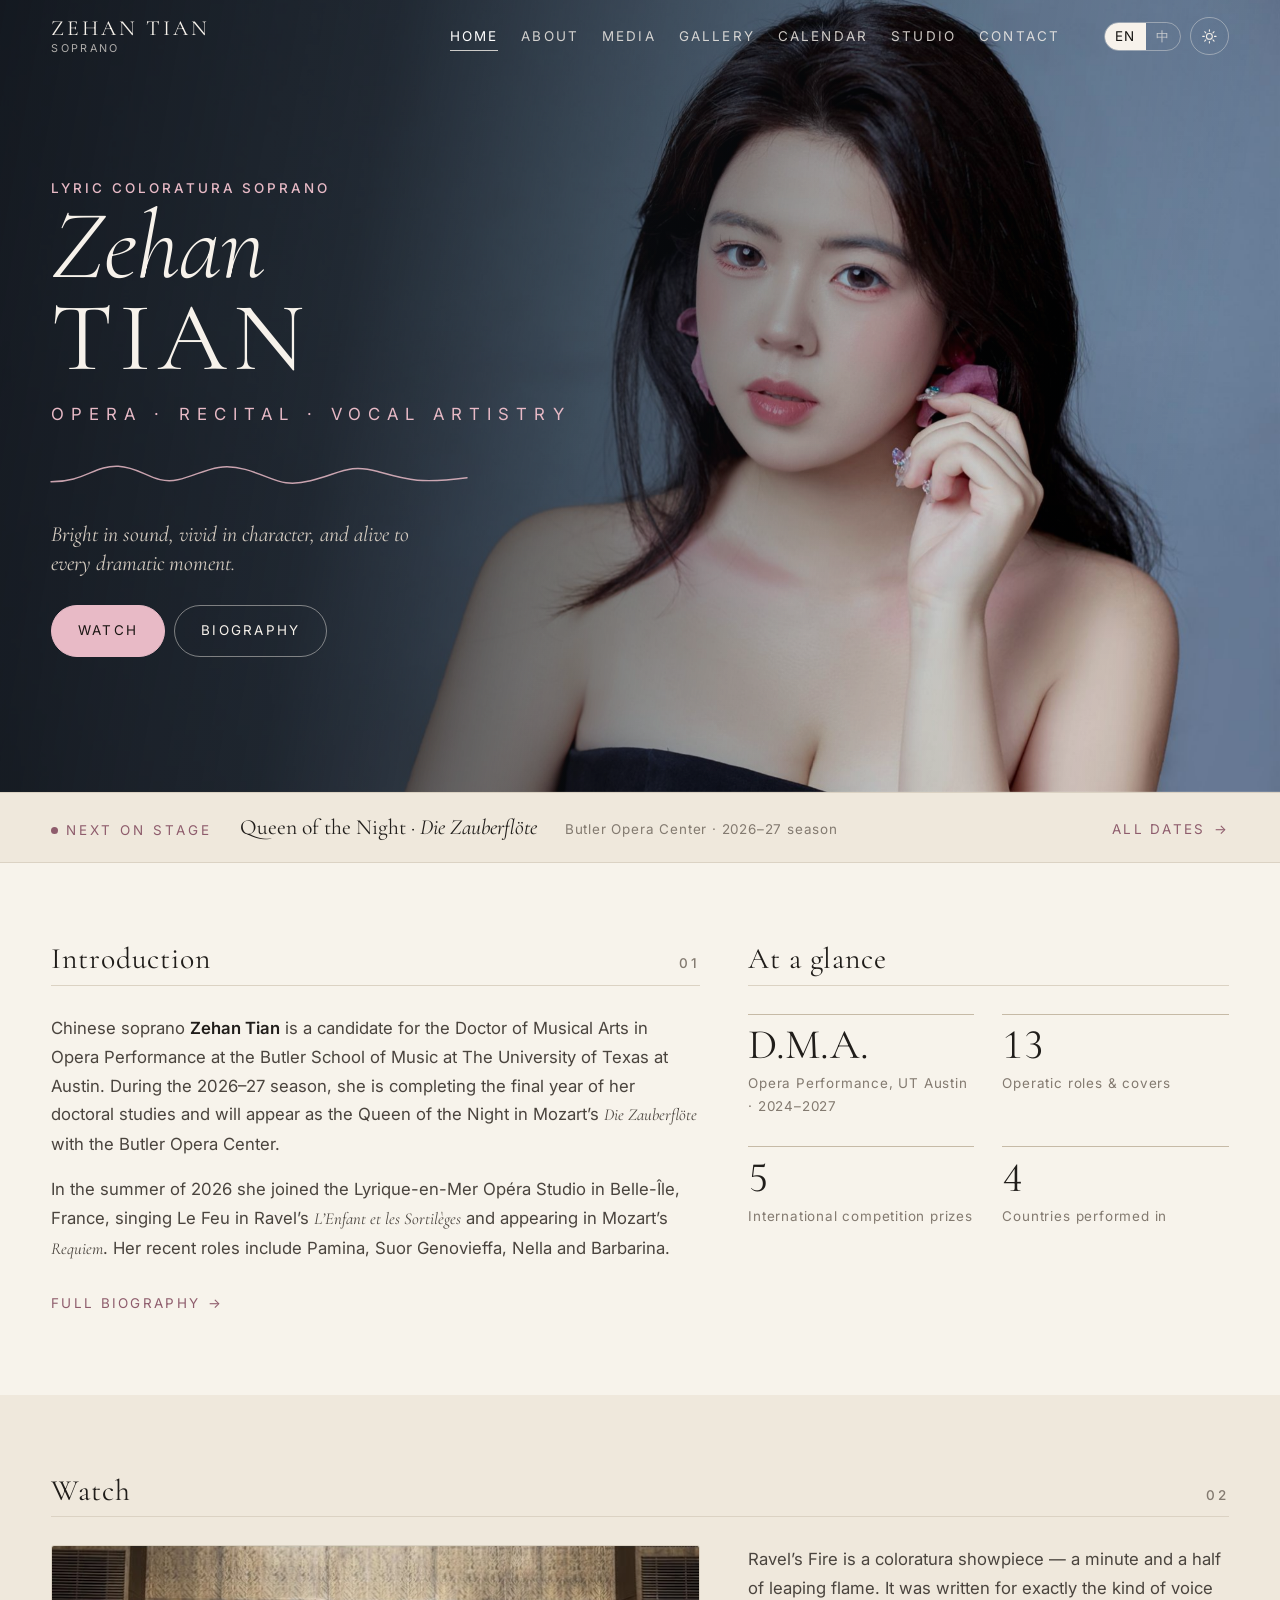
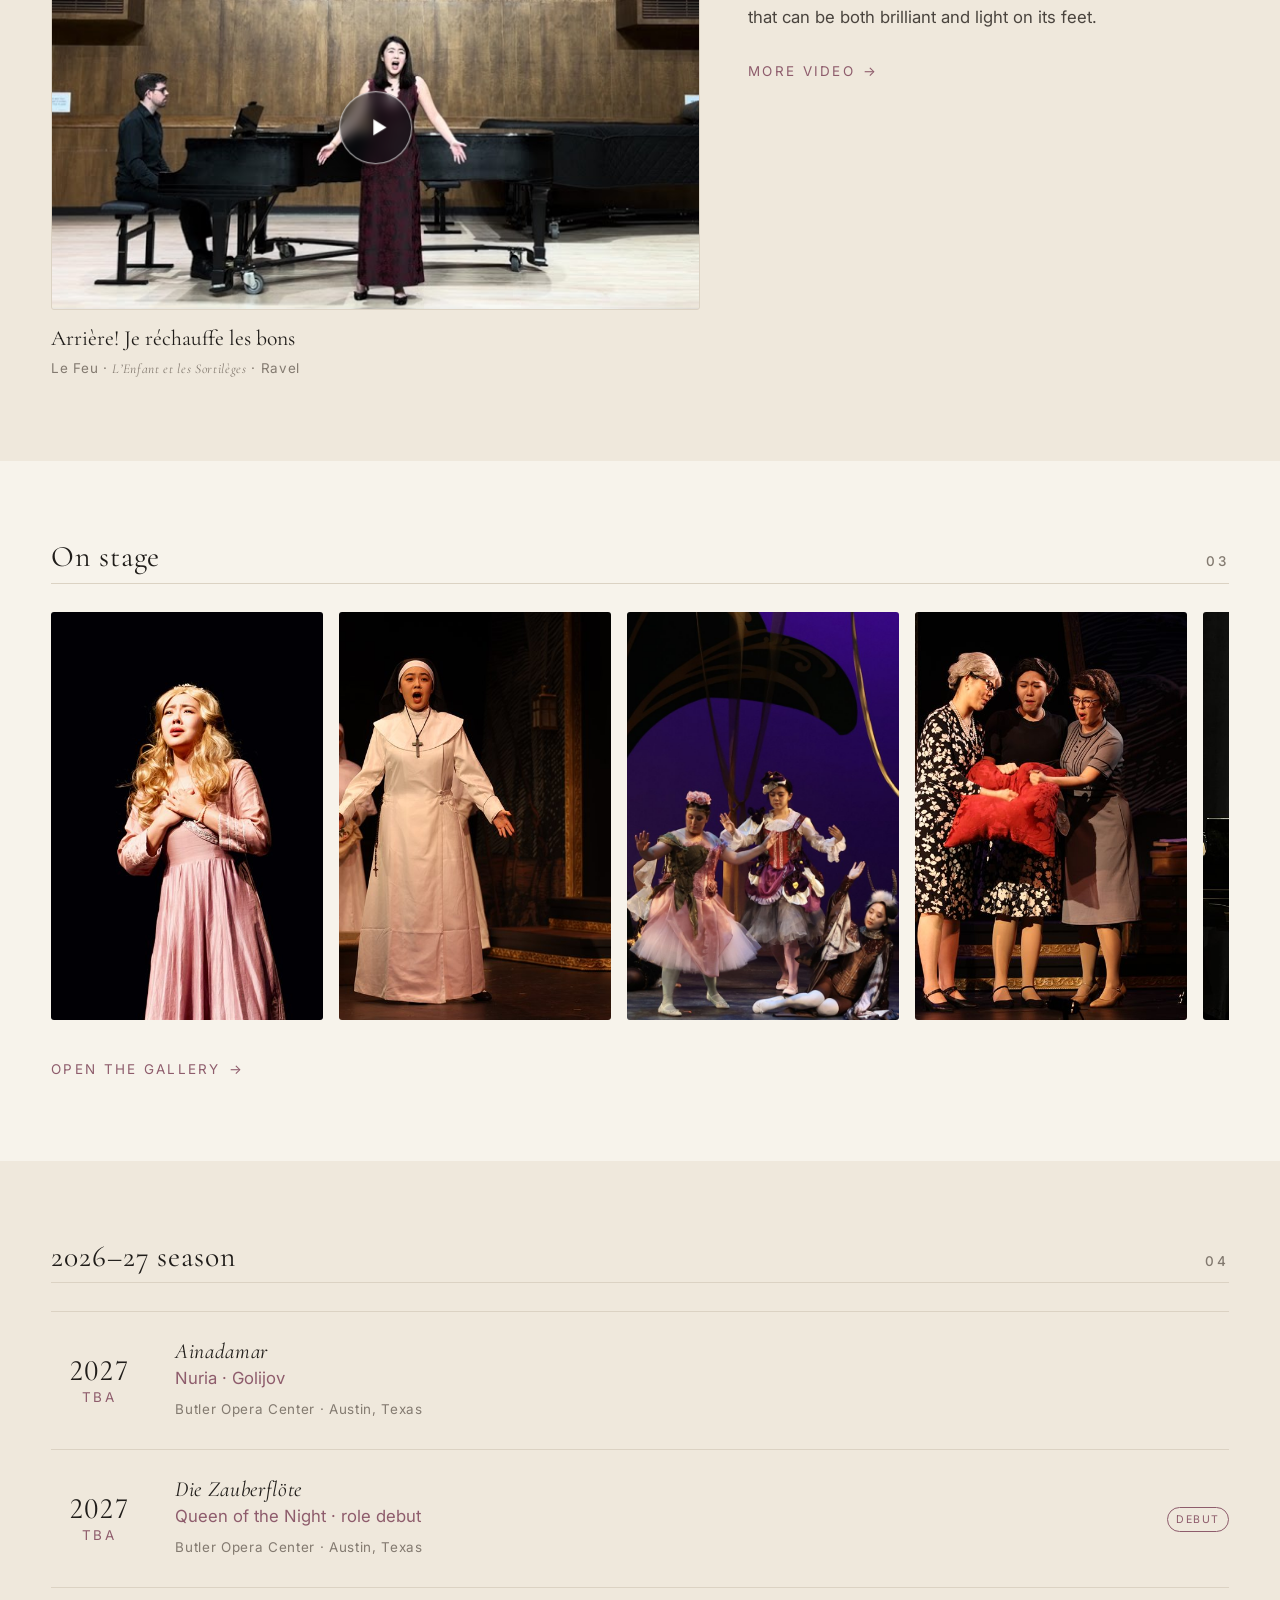
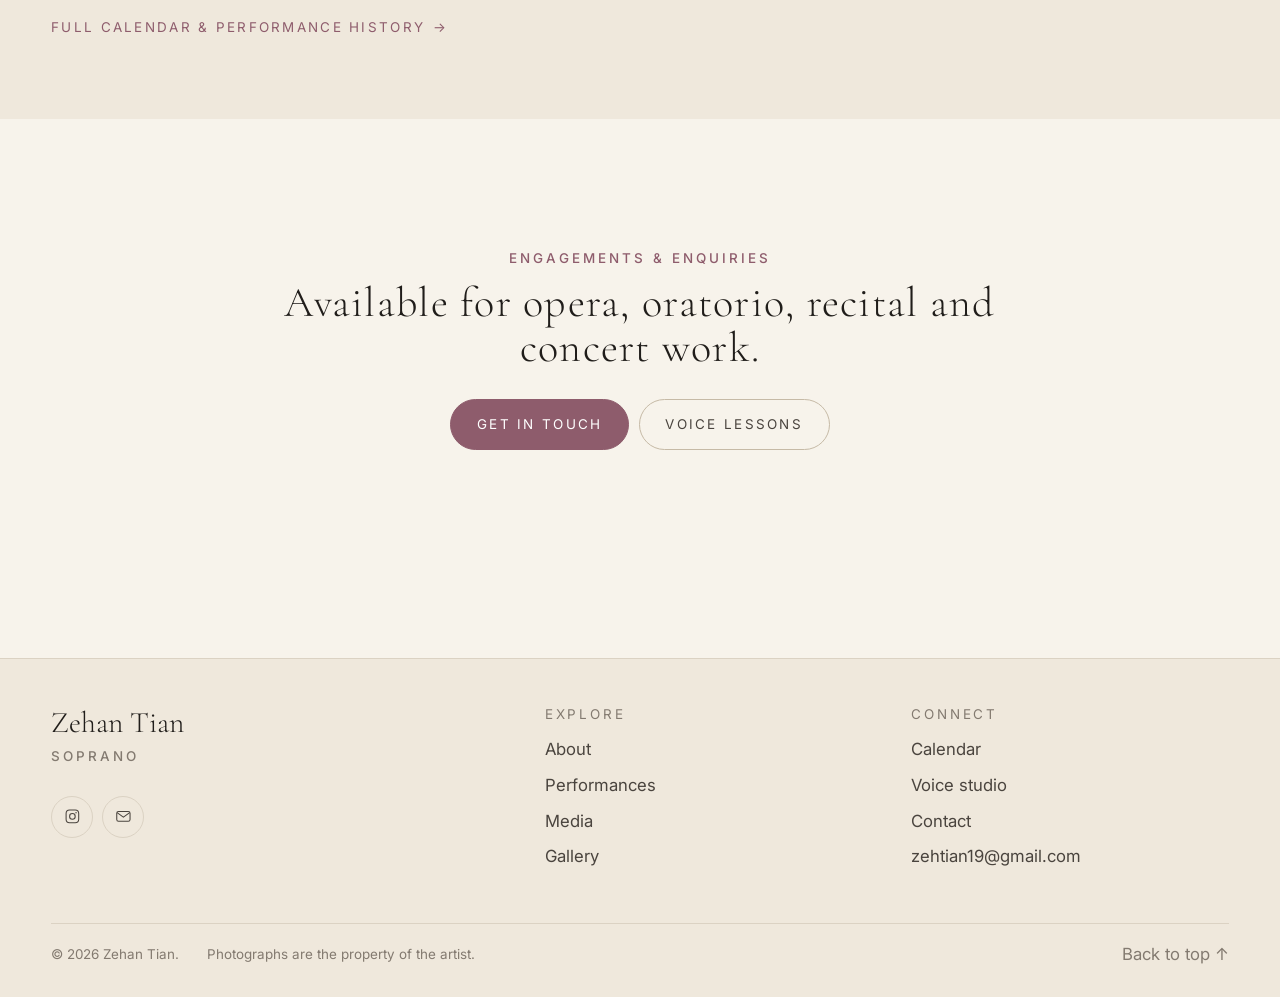
<file: index.html>
<!DOCTYPE html>
<html lang="en" class="no-js" data-theme="day">
<head>
<meta charset="utf-8">
<meta name="viewport" content="width=device-width, initial-scale=1">
<title>Zehan Tian Soprano | Official Website</title>
<meta name="description" content="Zehan Tian soprano official website. Discover Chinese soprano Zehan Tian's biography, opera performances, videos, photographs, calendar, CV and contact information.">
<meta name="theme-color" content="#F7F3EB">

<!-- Open Graph / social sharing -->
<meta property="og:type" content="website">
<meta property="og:title" content="Zehan Tian — Soprano">
<meta property="og:description" content="Official website of Chinese soprano Zehan Tian. Opera performances, biography, media and upcoming engagements.">
<meta property="og:image" content="https://zehan-t.github.io/assets/images/og/og-image.jpg">
<meta property="og:url" content="https://zehan-t.github.io/">
<meta property="og:site_name" content="Zehan Tian Soprano">
<meta name="twitter:card" content="summary_large_image">
<link rel="canonical" href="https://zehan-t.github.io/">

<script type="application/ld+json">
{
  "@context": "https://schema.org",
  "@graph": [
    {
      "@type": "WebSite",
      "@id": "https://zehan-t.github.io/#website",
      "url": "https://zehan-t.github.io/",
      "name": "Zehan Tian Soprano",
      "alternateName": ["Zehan Tian", "田泽涵"],
      "description": "Official website of soprano Zehan Tian.",
      "inLanguage": ["en", "zh"]
    },
    {
      "@type": "ProfilePage",
      "@id": "https://zehan-t.github.io/#profile-page",
      "url": "https://zehan-t.github.io/",
      "name": "Zehan Tian Soprano | Official Website",
      "isPartOf": {"@id": "https://zehan-t.github.io/#website"},
      "mainEntity": {"@id": "https://zehan-t.github.io/#zehan-tian"}
    },
    {
      "@type": "Person",
      "@id": "https://zehan-t.github.io/#zehan-tian",
      "name": "Zehan Tian",
      "alternateName": "田泽涵",
      "url": "https://zehan-t.github.io/",
      "image": "https://zehan-t.github.io/assets/images/og/og-image.jpg",
      "jobTitle": "Soprano",
      "description": "Chinese lyric coloratura soprano and opera performer based in Austin, Texas.",
      "knowsAbout": ["Opera", "Vocal performance", "Coloratura soprano", "Art song"],
      "alumniOf": [
        {"@type": "CollegeOrUniversity", "name": "Indiana University Bloomington"},
        {"@type": "CollegeOrUniversity", "name": "Xiamen University"}
      ],
      "affiliation": {
        "@type": "CollegeOrUniversity",
        "name": "The University of Texas at Austin"
      },
      "sameAs": [
        "https://www.instagram.com/tiancici0519/"
      ]
    }
  ]
}
</script>

<link rel="preconnect" href="https://fonts.googleapis.com">
<link rel="preconnect" href="https://fonts.gstatic.com" crossorigin>
<link href="https://fonts.googleapis.com/css2?family=Cormorant+Garamond:ital,wght@0,300;0,400;0,500;1,300;1,400&family=Inter:wght@400;500;600&family=Noto+Serif+SC:wght@300;400;500&display=swap" rel="stylesheet">

<link rel="stylesheet" href="assets/css/tokens.css">
<link rel="stylesheet" href="assets/css/base.css">
<link rel="stylesheet" href="assets/css/components.css">

<!-- Set the theme and language before first paint, so the page never flashes
     the wrong one. Mirrors the logic in site.js. -->
<script>
(function () {
  try {
    var t = localStorage.getItem("zt.theme");
    if (!t) t = window.matchMedia("(prefers-color-scheme: dark)").matches ? "night" : "day";
    document.documentElement.setAttribute("data-theme", t);
    var l = localStorage.getItem("zt.lang");
    if (!l) l = (navigator.language || "en").toLowerCase().indexOf("zh") === 0 ? "zh" : "en";
    document.documentElement.setAttribute("lang", l);
  } catch (e) {}
})();
</script>
</head>

<body class="page-home">
<a class="skip-link" href="#main"><span data-lang="en">Skip to content</span><span data-lang="zh">跳到主要内容</span></a>

<!-- ==========================================================================
     HEADER
     This block is identical on every page. If you change the navigation,
     change it in all .html files (see README → "Editing the navigation").
     ======================================================================= -->
<header class="site-header">
  <div class="site-header__inner">
    <a class="wordmark" href="index.html">
      <span data-lang="en">Zehan&nbsp;Tian</span>
      <span data-lang="zh">田泽涵</span>
      <small>
        <span data-lang="en">Soprano</span>
        <span data-lang="zh">女高音</span>
      </small>
    </a>

    <nav class="nav" id="primary-nav" aria-label="Primary">
      <ul class="nav__list">
        <li><a class="nav__link" data-nav="home" aria-current="page" href="index.html"><span data-lang="en">Home</span><span data-lang="zh">首页</span></a></li>
        <li><a class="nav__link" data-nav="about" href="about.html"><span data-lang="en">About</span><span data-lang="zh">关于</span></a></li>
        <li><a class="nav__link" data-nav="media" href="media.html"><span data-lang="en">Media</span><span data-lang="zh">影音</span></a></li>
        <li><a class="nav__link" data-nav="gallery" href="gallery.html"><span data-lang="en">Gallery</span><span data-lang="zh">相册</span></a></li>
        <li><a class="nav__link" data-nav="calendar" href="calendar.html"><span data-lang="en">Calendar</span><span data-lang="zh">日程</span></a></li>
        <li><a class="nav__link" data-nav="studio" href="studio.html"><span data-lang="en">Studio</span><span data-lang="zh">教学</span></a></li>
        <li><a class="nav__link" data-nav="contact" href="contact.html"><span data-lang="en">Contact</span><span data-lang="zh">联系</span></a></li>
      </ul>
    </nav>

    <div class="header-tools">
      <div class="lang-switch" role="group" aria-label="Language">
        <button class="lang-switch__btn" type="button" data-lang-btn="en" aria-pressed="true">EN</button>
        <button class="lang-switch__btn" type="button" data-lang-btn="zh" aria-pressed="false">中</button>
      </div>

      <button class="icon-btn" type="button" data-theme-toggle aria-label="Take the house lights down">
        <!-- day: house lights up -->
        <svg class="icon-day" viewBox="0 0 24 24" fill="none" stroke="currentColor" stroke-width="1.5" aria-hidden="true">
          <circle cx="12" cy="12" r="4.2"/>
          <path d="M12 2.5v2.2M12 19.3v2.2M2.5 12h2.2M19.3 12h2.2M5.3 5.3l1.6 1.6M17.1 17.1l1.6 1.6M18.7 5.3l-1.6 1.6M6.9 17.1l-1.6 1.6" stroke-linecap="round"/>
        </svg>
        <!-- night: house lights down -->
        <svg class="icon-night" viewBox="0 0 24 24" fill="none" stroke="currentColor" stroke-width="1.5" aria-hidden="true">
          <path d="M20.5 14.6A8.7 8.7 0 1 1 9.4 3.5a7 7 0 0 0 11.1 11.1Z" stroke-linecap="round" stroke-linejoin="round"/>
        </svg>
      </button>

      <button class="icon-btn nav-toggle" type="button" data-nav-toggle
              aria-controls="primary-nav" aria-expanded="false" aria-label="Menu">
        <svg viewBox="0 0 24 24" fill="none" stroke="currentColor" stroke-width="1.5" aria-hidden="true">
          <path d="M4 7h16M4 12h16M4 17h16" stroke-linecap="round"/>
        </svg>
      </button>
    </div>
  </div>
</header>

<main id="main">

  <!-- ========================================================================
       HERO — the cover photograph, full bleed, type in the empty half
       ===================================================================== -->
  <section class="hero">

    <!-- Narrow screens get a portrait crop of the same frame so her face
         still fills the shot; wide screens get the full landscape. -->
    <picture class="hero__media">
      <source media="(max-width: 899px)"
              srcset="assets/images/hero/cover-portrait-1100.jpg">
      <img src="assets/images/hero/cover-2000.jpg"
           srcset="assets/images/hero/cover-1200.jpg 1200w,
                   assets/images/hero/cover-2000.jpg 2000w,
                   assets/images/hero/cover-2800.jpg 2800w"
           sizes="100vw"
           width="2000" height="1333"
           alt="Studio portrait of the soprano Zehan Tian."
           fetchpriority="high" decoding="async">
    </picture>

    <div class="wrap hero__inner">
      <div class="hero__copy">
        <p class="label label--accent">
          <span data-lang="en">Lyric coloratura soprano</span>
          <span data-lang="zh">花腔抒情女高音</span>
        </p>

        <h1 class="hero__name">
          <span class="given" data-lang="en">Zehan</span>
          <span class="family" data-lang="en">Tian</span>
          <span class="family" data-lang="zh">田泽涵</span>
        </h1>

        <p class="hero__voice">
          <span data-lang="en">Opera &middot; Recital &middot; Vocal Artistry</span>
          <span data-lang="zh">歌剧 &middot; 独唱会 &middot; 音乐会</span>
        </p>

        <!-- The breath line: one drawn phrase, purely decorative. -->
        <svg class="breath" viewBox="0 0 420 34" preserveAspectRatio="none" aria-hidden="true" focusable="false">
          <path d="M0 24 C 34 24, 44 8, 68 9 S 104 27, 128 22 S 166 4, 196 12
                   S 232 30, 262 23 S 300 6, 330 14 S 372 26, 420 20"/>
        </svg>

        <div class="hero__epigraph">
          <p>
            <span data-lang="en">Bright in sound, vivid in character, and alive to every dramatic moment.</span>
            <span data-lang="zh">明亮而多彩的声音 &mdash;&mdash; 从厦门唱到布鲁明顿，从托斯卡纳唱到布列塔尼，如今落在德克萨斯的舞台上。</span>
          </p>
        </div>

        <div class="btn-row">
          <a class="btn btn--primary" href="media.html">
            <span data-lang="en">Watch</span><span data-lang="zh">观看</span>
          </a>
          <a class="btn btn--ghost" href="about.html">
            <span data-lang="en">Biography</span><span data-lang="zh">艺术家简介</span>
          </a>
        </div>
      </div>
    </div>
  </section>

  <!-- ========================================================================
       NOW — the next thing she sings, given top billing
       ===================================================================== -->
  <section class="now">
    <div class="wrap now__inner">
      <span class="now__tag">
        <span class="now__dot" aria-hidden="true"></span>
        <span data-lang="en">Next on stage</span>
        <span data-lang="zh">即将登台</span>
      </span>
      <span class="now__text">
        <span data-lang="en">Queen of the Night &middot; <cite class="work">Die Zauberflöte</cite></span>
        <span data-lang="zh">夜女王 &middot; <cite class="work">Die Zauberflöte</cite></span>
      </span>
      <span class="now__meta">
        <span data-lang="en">Butler Opera Center &middot; 2026&ndash;27 season</span>
        <span data-lang="zh">Butler 歌剧中心 &middot; 2026&ndash;27 演出季</span>
      </span>
      <a class="link-more" href="calendar.html">
        <span data-lang="en">All dates</span><span data-lang="zh">全部日程</span>
      </a>
    </div>
  </section>

  <!-- ========================================================================
       INTRODUCTION + AT A GLANCE
       ===================================================================== -->
  <section class="section">
    <div class="wrap">
      <div class="grid-2 grid-2--wide-left">

        <div class="reveal">
          <div class="section-head">
            <h2><span data-lang="en">Introduction</span><span data-lang="zh">简介</span></h2>
            <span class="label"><span data-lang="en">01</span><span data-lang="zh">壹</span></span>
          </div>

          <div class="prose stack">
            <p>
              <span data-lang="en">Chinese soprano <strong>Zehan Tian</strong> is a candidate for the Doctor of Musical Arts in Opera Performance at the Butler School of Music at The University of Texas at Austin. During the 2026&ndash;27 season, she is completing the final year of her doctoral studies and will appear as the Queen of the Night in Mozart&rsquo;s <cite class="work">Die Zauberflöte</cite> with the Butler Opera Center.</span>
              <span data-lang="zh">中国女高音<strong>田泽涵</strong>，现于德克萨斯大学奥斯汀分校 Butler 音乐学院攻读歌剧表演艺术博士（D.M.A.）。2026&ndash;27 演出季是她博士阶段的最后一年，她将与 Butler 歌剧中心合作，出演莫扎特《魔笛》中的夜女王。</span>
            </p>
            <p>
              <span data-lang="en">In the summer of 2026 she joined the Lyrique-en-Mer Opéra Studio in Belle-Île, France, singing Le Feu in Ravel&rsquo;s <cite class="work">L&rsquo;Enfant et les Sortilèges</cite> and appearing in Mozart&rsquo;s <cite class="work">Requiem</cite>. Her recent roles include Pamina, Suor Genovieffa, Nella and Barbarina.</span>
              <span data-lang="zh">2026 年夏，她加入法国美丽岛的 Lyrique-en-Mer 歌剧工作室，演唱拉威尔《孩子与魔法》中的"火"，并参演莫扎特《安魂曲》。近期角色包括帕米娜、Suor Genovieffa、Nella 与芭芭丽娜。</span>
            </p>
          </div>

          <div class="btn-row">
            <a class="link-more" href="about.html">
              <span data-lang="en">Full biography</span><span data-lang="zh">完整简介</span>
            </a>
          </div>
        </div>

        <div class="reveal">
          <div class="section-head">
            <h2><span data-lang="en">At a glance</span><span data-lang="zh">概览</span></h2>
          </div>

          <ul class="facts reveal-group">
            <li class="facts__item">
              <span class="facts__figure">D.M.A.</span>
              <span class="facts__note">
                <span data-lang="en">Opera Performance, UT Austin &middot; 2024&ndash;2027</span>
                <span data-lang="zh">歌剧表演，UT Austin &middot; 2024&ndash;2027</span>
              </span>
            </li>
            <li class="facts__item">
              <span class="facts__figure">13</span>
              <span class="facts__note">
                <span data-lang="en">Operatic roles &amp; covers</span>
                <span data-lang="zh">歌剧角色与备角</span>
              </span>
            </li>
            <li class="facts__item">
              <span class="facts__figure">5</span>
              <span class="facts__note">
                <span data-lang="en">International competition prizes</span>
                <span data-lang="zh">国际比赛奖项</span>
              </span>
            </li>
            <li class="facts__item">
              <span class="facts__figure">4</span>
              <span class="facts__note">
                <span data-lang="en">Countries performed in</span>
                <span data-lang="zh">演出国家</span>
              </span>
            </li>
          </ul>
        </div>

      </div>
    </div>
  </section>

  <!-- ========================================================================
       FEATURED VIDEO — plays right here, see media.html for the rest
       ===================================================================== -->
  <section class="section section--panel">
    <div class="wrap">
      <div class="section-head reveal">
        <h2><span data-lang="en">Watch</span><span data-lang="zh">观看</span></h2>
        <span class="label"><span data-lang="en">02</span><span data-lang="zh">贰</span></span>
      </div>

      <div class="grid-2 grid-2--wide-left reveal">
        <figure class="video-card">
          <div class="video-card__frame">
            <button class="video-facade" type="button"
                    data-video="wsZT_MrK2P8"
                    data-title="Arrière! Je réchauffe les bons — L'enfant et les sortilèges"
                    aria-label="Play: Arrière! Je réchauffe les bons from L'enfant et les sortilèges">
              <img src="assets/images/video/wsZT_MrK2P8.jpg"
                   width="640" height="480" loading="lazy" decoding="async" alt="">
              <span class="video-facade__play" aria-hidden="true">
                <svg viewBox="0 0 24 24" fill="currentColor"><path d="M7 4l13 8-13 8z"/></svg>
              </span>
            </button>
          </div>
          <figcaption>
            <p class="video-card__title">Arrière! Je réchauffe les bons</p>
            <p class="video-card__meta">
              <span data-lang="en">Le Feu &middot; <cite class="work">L&rsquo;Enfant et les Sortilèges</cite> &middot; Ravel</span>
              <span data-lang="zh">火 &middot; <cite class="work">L&rsquo;Enfant et les Sortilèges</cite> &middot; 拉威尔</span>
            </p>
          </figcaption>
        </figure>

        <div>
          <p class="prose">
            <span data-lang="en">Ravel&rsquo;s Fire is a coloratura showpiece &mdash; a minute and a half of leaping flame. It was written for exactly the kind of voice that can be both brilliant and light on its feet.</span>
            <span data-lang="zh">拉威尔笔下的"火"是一段花腔炫技 &mdash;&mdash; 一分半钟的跳跃火焰，正为既要辉煌、又要轻盈的声音而写。</span>
          </p>
          <div class="btn-row">
            <a class="link-more" href="media.html">
              <span data-lang="en">More video</span><span data-lang="zh">更多视频</span>
            </a>
          </div>
        </div>
      </div>
    </div>
  </section>

  <!-- ========================================================================
       PHOTOGRAPHS — a strip that teases the gallery
       ===================================================================== -->
  <section class="section">
    <div class="wrap">
      <div class="section-head reveal">
        <h2><span data-lang="en">On stage</span><span data-lang="zh">舞台</span></h2>
        <span class="label"><span data-lang="en">03</span><span data-lang="zh">叁</span></span>
      </div>
    </div>

    <div class="wrap reveal">
      <ul class="strip">
        <li class="strip__item">
          <a href="gallery.html"><img src="assets/images/gallery/pamina-solo-1000.jpg" width="1000" height="667" loading="lazy" alt="As Pamina in Die Zauberflöte."></a>
        </li>
        <li class="strip__item">
          <a href="gallery.html"><img src="assets/images/gallery/suor-angelica-1000.jpg" width="1000" height="667" loading="lazy" alt="Suor Angelica in performance."></a>
        </li>
        <li class="strip__item">
          <a href="gallery.html"><img src="assets/images/gallery/cendrillon-1000.jpg" width="750" height="1000" loading="lazy" alt="Cendrillon in performance."></a>
        </li>
        <li class="strip__item">
          <a href="gallery.html"><img src="assets/images/gallery/the-hours-1000.jpg" width="1000" height="667" loading="lazy" alt="The Hours in performance."></a>
        </li>
        <li class="strip__item">
          <a href="gallery.html"><img src="assets/images/gallery/recital-green-1000.jpg" width="1000" height="750" loading="lazy" alt="In recital with piano."></a>
        </li>
        <li class="strip__item">
          <a href="gallery.html"><img src="assets/images/gallery/zauberfloete-dagger-1000.jpg" width="667" height="1000" loading="lazy" alt="Die Zauberflöte in performance."></a>
        </li>
      </ul>
    </div>

    <div class="wrap">
      <div class="btn-row">
        <a class="link-more" href="gallery.html">
          <span data-lang="en">Open the gallery</span><span data-lang="zh">进入相册</span>
        </a>
      </div>
    </div>
  </section>

  <!-- ========================================================================
       THIS SEASON
       ===================================================================== -->
  <section class="section section--panel">
    <div class="wrap">
      <div class="section-head reveal">
        <h2><span data-lang="en">2026&ndash;27 season</span><span data-lang="zh">2026&ndash;27 演出季</span></h2>
        <span class="label"><span data-lang="en">04</span><span data-lang="zh">肆</span></span>
      </div>

      <div class="dates reveal">
        <article class="date-row">
          <div class="date-row__when">
            <span class="date-row__day date-row__day--year">2027</span>
            <span class="date-row__month" data-lang="en">TBA</span>
            <span class="date-row__month" data-lang="zh">待定</span>
          </div>
          <div class="date-row__what">
            <h3><cite class="work">Ainadamar</cite></h3>
            <p class="date-row__role">
              <span data-lang="en">Nuria &middot; Golijov</span>
              <span data-lang="zh">Nuria &middot; 戈利霍夫</span>
            </p>
            <p class="date-row__where">Butler Opera Center &middot; Austin, Texas</p>
          </div>
        </article>
        <article class="date-row">
          <div class="date-row__when">
            <span class="date-row__day date-row__day--year">2027</span>
            <span class="date-row__month" data-lang="en">TBA</span>
            <span class="date-row__month" data-lang="zh">待定</span>
          </div>
          <div class="date-row__what">
            <h3><cite class="work">Die Zauberflöte</cite></h3>
            <p class="date-row__role">
              <span data-lang="en">Queen of the Night &middot; role debut</span>
              <span data-lang="zh">夜女王 &middot; 首次饰演</span>
            </p>
            <p class="date-row__where">Butler Opera Center &middot; Austin, Texas</p>
          </div>
          <div>
            <span class="tag tag--accent" data-lang="en">Debut</span>
            <span class="tag tag--accent" data-lang="zh">首演</span>
          </div>
        </article>
      </div>

      <div class="btn-row">
        <a class="link-more" href="calendar.html">
          <span data-lang="en">Full calendar &amp; performance history</span><span data-lang="zh">完整日程与演出记录</span>
        </a>
      </div>
    </div>
  </section>

  <!-- ========================================================================
       CLOSING CALL TO ACTION
       ===================================================================== -->
  <section class="section section--loose">
    <div class="wrap wrap--narrow center-text reveal">
      <p class="label label--accent">
        <span data-lang="en">Engagements &amp; enquiries</span>
        <span data-lang="zh">演出与合作</span>
      </p>
      <h2 class="display" style="font-size: var(--step-3); margin-top: var(--space-xs);">
        <span data-lang="en">Available for opera, oratorio, recital and concert work.</span>
        <span data-lang="zh">承接歌剧、圣乐、独唱会与音乐会演出。</span>
      </h2>
      <div class="btn-row" style="justify-content: center;">
        <a class="btn btn--primary" href="contact.html">
          <span data-lang="en">Get in touch</span><span data-lang="zh">联系我</span>
        </a>
        <a class="btn btn--ghost" href="studio.html">
          <span data-lang="en">Voice lessons</span><span data-lang="zh">声乐教学</span>
        </a>
      </div>
    </div>
  </section>
</main>

<!-- ==========================================================================
     FOOTER — identical on every page.
     ======================================================================= -->
<footer class="site-footer">
  <div class="wrap">
    <div class="site-footer__grid">

      <div>
        <p class="display" style="font-size: var(--step-2);">
          <span data-lang="en">Zehan Tian</span>
          <span data-lang="zh">田泽涵</span>
        </p>
        <p class="label" style="margin-top: var(--space-2xs);">
          <span data-lang="en">Soprano</span><span data-lang="zh">女高音</span>
        </p>
        <div class="socials" style="margin-top: var(--space-md);">
          <!-- Add more profiles here as you create them. -->
          <a href="https://www.instagram.com/tiancici0519/" target="_blank" rel="noopener" aria-label="Instagram">
            <svg viewBox="0 0 24 24" fill="none" stroke="currentColor" stroke-width="1.5" aria-hidden="true">
              <rect x="3" y="3" width="18" height="18" rx="5"/>
              <circle cx="12" cy="12" r="4"/>
              <circle cx="17.2" cy="6.8" r="1" fill="currentColor" stroke="none"/>
            </svg>
          </a>
          <a href="mailto:zehtian19@gmail.com" aria-label="Email">
            <svg viewBox="0 0 24 24" fill="none" stroke="currentColor" stroke-width="1.5" aria-hidden="true">
              <rect x="2.5" y="5" width="19" height="14" rx="2.5"/>
              <path d="M3.5 7l8.5 6 8.5-6" stroke-linecap="round"/>
            </svg>
          </a>
        </div>
      </div>

      <div>
        <h3><span data-lang="en">Explore</span><span data-lang="zh">浏览</span></h3>
        <ul>
          <li><a href="about.html"><span data-lang="en">About</span><span data-lang="zh">关于</span></a></li>
          <li><a href="calendar.html"><span data-lang="en">Performances</span><span data-lang="zh">演出记录</span></a></li>
          <li><a href="media.html"><span data-lang="en">Media</span><span data-lang="zh">影音</span></a></li>
          <li><a href="gallery.html"><span data-lang="en">Gallery</span><span data-lang="zh">相册</span></a></li>
        </ul>
      </div>

      <div>
        <h3><span data-lang="en">Connect</span><span data-lang="zh">联系</span></h3>
        <ul>
          <li><a href="calendar.html"><span data-lang="en">Calendar</span><span data-lang="zh">日程</span></a></li>
          <li><a href="studio.html"><span data-lang="en">Voice studio</span><span data-lang="zh">声乐教学</span></a></li>
          <li><a href="contact.html"><span data-lang="en">Contact</span><span data-lang="zh">联系方式</span></a></li>
          <li><a href="mailto:zehtian19@gmail.com">zehtian19@gmail.com</a></li>
        </ul>
      </div>

    </div>

    <div class="site-footer__base">
      <span>&copy; <span data-year>2026</span> Zehan Tian.</span>
      <span data-lang="en">Photographs are the property of the artist.</span>
      <span data-lang="zh">照片版权归艺术家所有。</span>
      <a class="to-top" href="#main">
        <span data-lang="en">Back to top &uarr;</span><span data-lang="zh">返回顶部 &uarr;</span>
      </a>
    </div>
  </div>
</footer>

<script src="assets/js/site.js"></script>
</body>
</html>
</file>
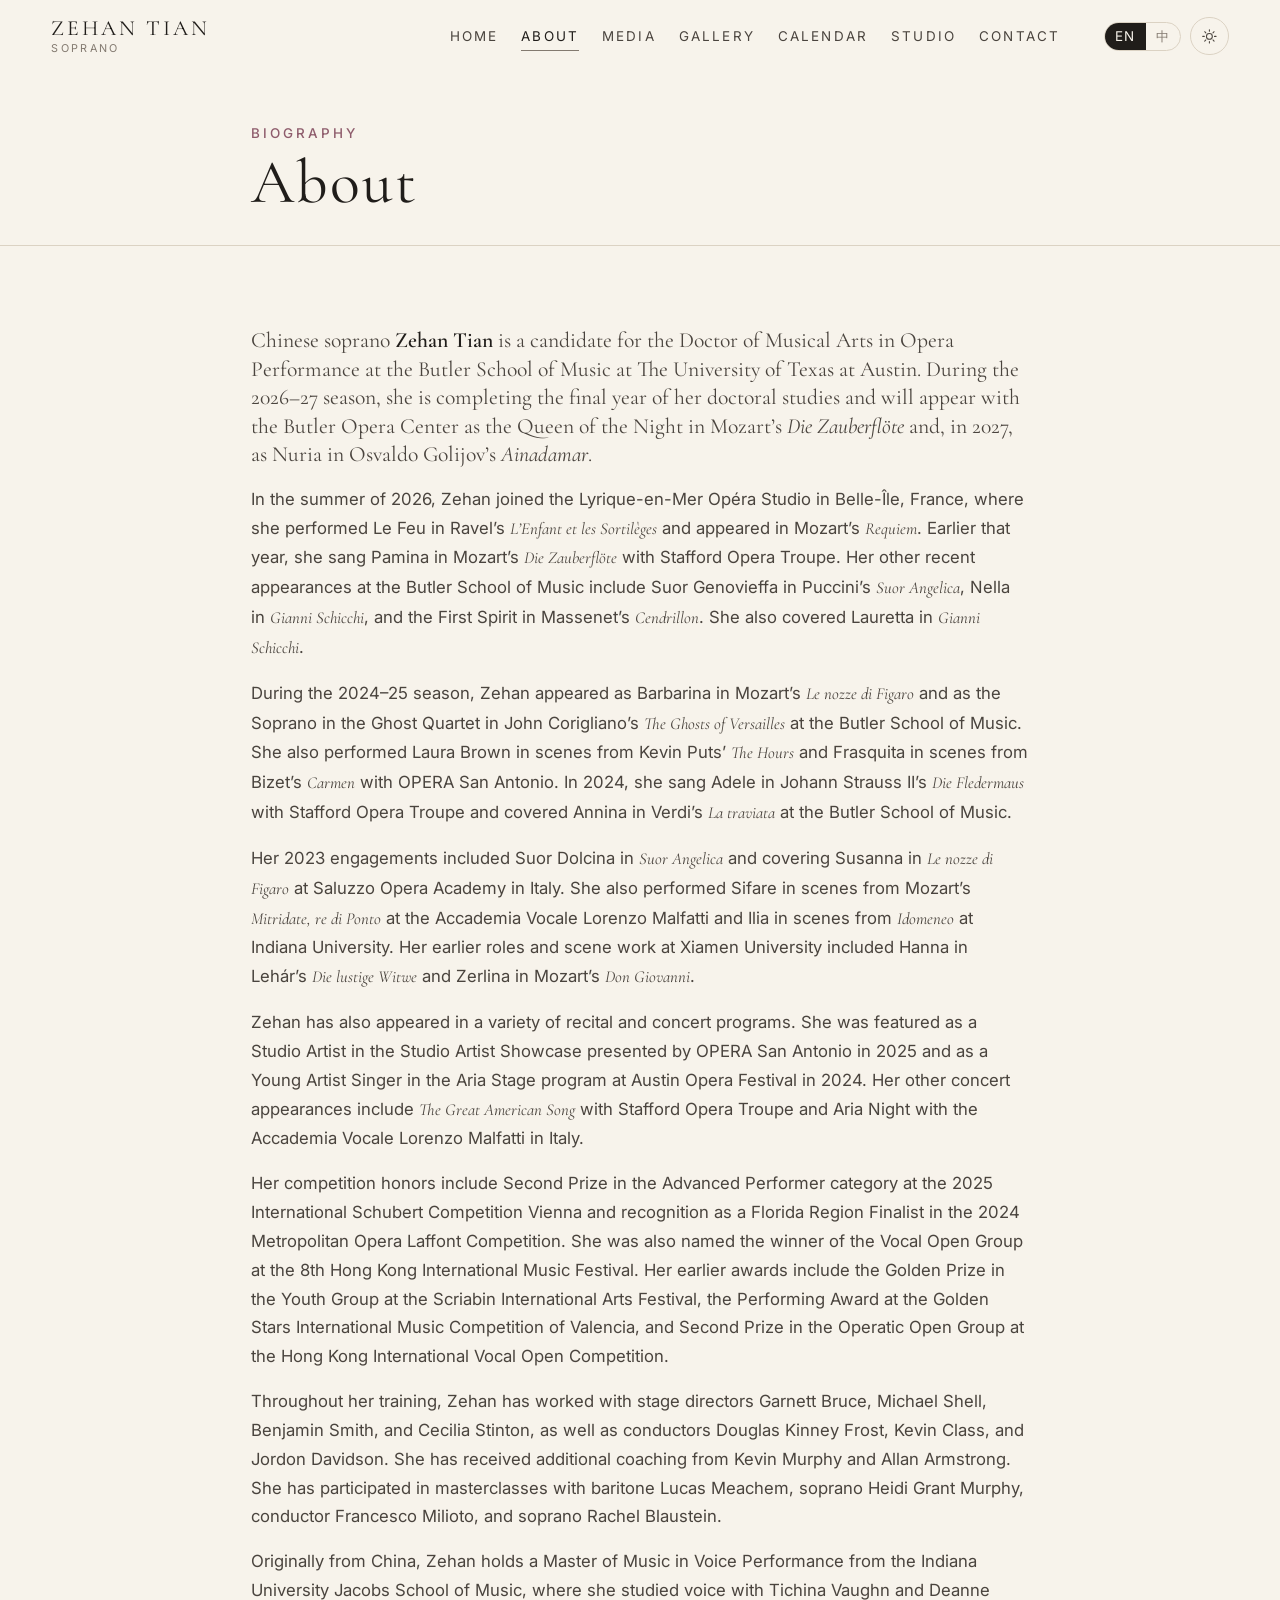
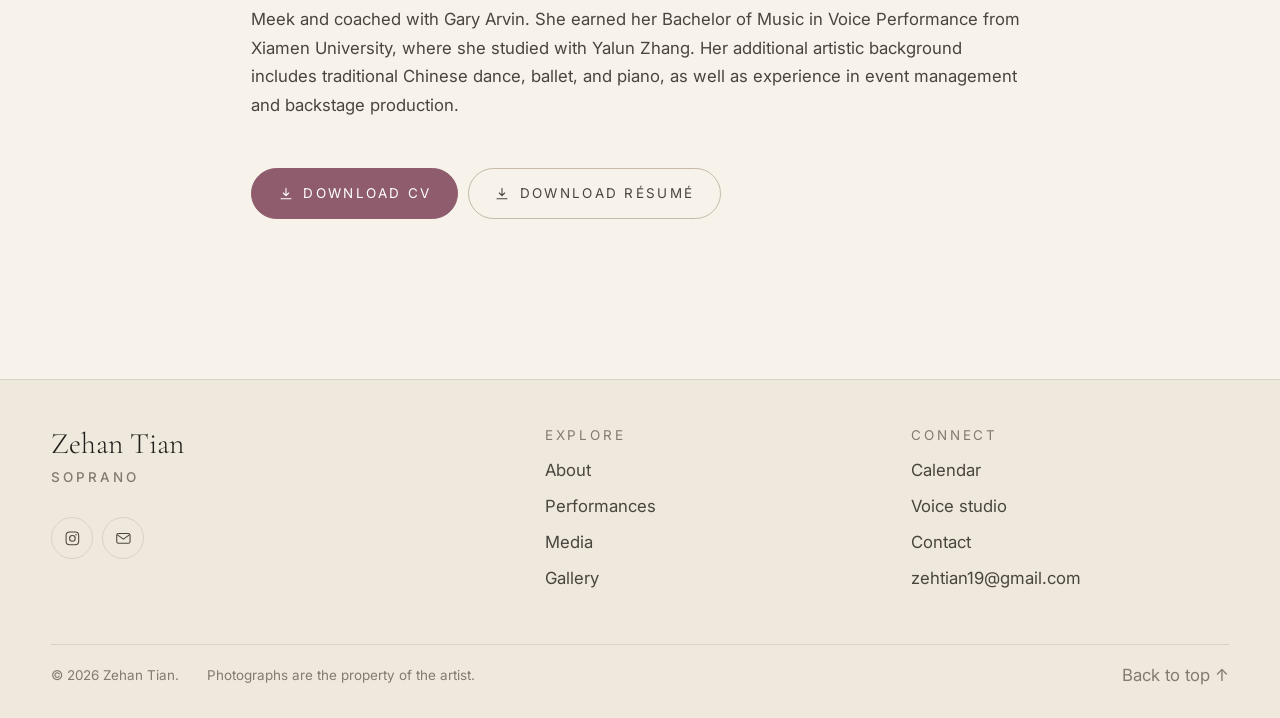
<file: about.html>
<!DOCTYPE html>
<html lang="en" class="no-js" data-theme="day">
<head>
<meta charset="utf-8">
<meta name="viewport" content="width=device-width, initial-scale=1">
<title>About — Zehan Tian, Soprano</title>
<meta name="description" content="Biography of the Chinese soprano Zehan Tian: roles, competitions, teachers and training. CV and résumé available to download.">
<meta name="theme-color" content="#F7F3EB">

<!-- Open Graph / social sharing -->
<meta property="og:type" content="website">
<meta property="og:title" content="About — Zehan Tian, Soprano">
<meta property="og:description" content="Biography of the Chinese soprano Zehan Tian: roles, competitions, teachers and training. CV and résumé available to download.">
<meta property="og:image" content="https://zehan-t.github.io/assets/images/og/og-image.jpg">
<meta property="og:url" content="https://zehan-t.github.io/about.html">
<meta name="twitter:card" content="summary_large_image">
<link rel="canonical" href="https://zehan-t.github.io/about.html">

<link rel="preconnect" href="https://fonts.googleapis.com">
<link rel="preconnect" href="https://fonts.gstatic.com" crossorigin>
<link href="https://fonts.googleapis.com/css2?family=Cormorant+Garamond:ital,wght@0,300;0,400;0,500;1,300;1,400&family=Inter:wght@400;500;600&family=Noto+Serif+SC:wght@300;400;500&display=swap" rel="stylesheet">

<link rel="stylesheet" href="assets/css/tokens.css">
<link rel="stylesheet" href="assets/css/base.css">
<link rel="stylesheet" href="assets/css/components.css">

<!-- Set the theme and language before first paint, so the page never flashes
     the wrong one. Mirrors the logic in site.js. -->
<script>
(function () {
  try {
    var t = localStorage.getItem("zt.theme");
    if (!t) t = window.matchMedia("(prefers-color-scheme: dark)").matches ? "night" : "day";
    document.documentElement.setAttribute("data-theme", t);
    var l = localStorage.getItem("zt.lang");
    if (!l) l = (navigator.language || "en").toLowerCase().indexOf("zh") === 0 ? "zh" : "en";
    document.documentElement.setAttribute("lang", l);
  } catch (e) {}
})();
</script>
</head>

<body class="">
<a class="skip-link" href="#main"><span data-lang="en">Skip to content</span><span data-lang="zh">跳到主要内容</span></a>

<!-- ==========================================================================
     HEADER
     This block is identical on every page. If you change the navigation,
     change it in all .html files (see README → "Editing the navigation").
     ======================================================================= -->
<header class="site-header">
  <div class="site-header__inner">
    <a class="wordmark" href="index.html">
      <span data-lang="en">Zehan&nbsp;Tian</span>
      <span data-lang="zh">田泽涵</span>
      <small>
        <span data-lang="en">Soprano</span>
        <span data-lang="zh">女高音</span>
      </small>
    </a>

    <nav class="nav" id="primary-nav" aria-label="Primary">
      <ul class="nav__list">
        <li><a class="nav__link" data-nav="home" href="index.html"><span data-lang="en">Home</span><span data-lang="zh">首页</span></a></li>
        <li><a class="nav__link" data-nav="about" aria-current="page" href="about.html"><span data-lang="en">About</span><span data-lang="zh">关于</span></a></li>
        <li><a class="nav__link" data-nav="media" href="media.html"><span data-lang="en">Media</span><span data-lang="zh">影音</span></a></li>
        <li><a class="nav__link" data-nav="gallery" href="gallery.html"><span data-lang="en">Gallery</span><span data-lang="zh">相册</span></a></li>
        <li><a class="nav__link" data-nav="calendar" href="calendar.html"><span data-lang="en">Calendar</span><span data-lang="zh">日程</span></a></li>
        <li><a class="nav__link" data-nav="studio" href="studio.html"><span data-lang="en">Studio</span><span data-lang="zh">教学</span></a></li>
        <li><a class="nav__link" data-nav="contact" href="contact.html"><span data-lang="en">Contact</span><span data-lang="zh">联系</span></a></li>
      </ul>
    </nav>

    <div class="header-tools">
      <div class="lang-switch" role="group" aria-label="Language">
        <button class="lang-switch__btn" type="button" data-lang-btn="en" aria-pressed="true">EN</button>
        <button class="lang-switch__btn" type="button" data-lang-btn="zh" aria-pressed="false">中</button>
      </div>

      <button class="icon-btn" type="button" data-theme-toggle aria-label="Take the house lights down">
        <!-- day: house lights up -->
        <svg class="icon-day" viewBox="0 0 24 24" fill="none" stroke="currentColor" stroke-width="1.5" aria-hidden="true">
          <circle cx="12" cy="12" r="4.2"/>
          <path d="M12 2.5v2.2M12 19.3v2.2M2.5 12h2.2M19.3 12h2.2M5.3 5.3l1.6 1.6M17.1 17.1l1.6 1.6M18.7 5.3l-1.6 1.6M6.9 17.1l-1.6 1.6" stroke-linecap="round"/>
        </svg>
        <!-- night: house lights down -->
        <svg class="icon-night" viewBox="0 0 24 24" fill="none" stroke="currentColor" stroke-width="1.5" aria-hidden="true">
          <path d="M20.5 14.6A8.7 8.7 0 1 1 9.4 3.5a7 7 0 0 0 11.1 11.1Z" stroke-linecap="round" stroke-linejoin="round"/>
        </svg>
      </button>

      <button class="icon-btn nav-toggle" type="button" data-nav-toggle
              aria-controls="primary-nav" aria-expanded="false" aria-label="Menu">
        <svg viewBox="0 0 24 24" fill="none" stroke="currentColor" stroke-width="1.5" aria-hidden="true">
          <path d="M4 7h16M4 12h16M4 17h16" stroke-linecap="round"/>
        </svg>
      </button>
    </div>
  </div>
</header>

<main id="main">

  <section class="page-head">
    <div class="wrap wrap--narrow">
      <p class="label label--accent">
        <span data-lang="en">Biography</span><span data-lang="zh">艺术家简介</span>
      </p>
      <h1>
        <span data-lang="en">About</span><span data-lang="zh">关于</span>
      </h1>
    </div>
  </section>

  <!-- ========================================================================
       BIOGRAPHY
       One continuous block of text, then the two downloads. To update it,
       edit the paragraphs below — each has an English and a Chinese span.
       ===================================================================== -->
  <section class="section">
    <div class="wrap wrap--narrow">

      <div class="prose stack-md reveal" style="max-width: none;">

        <p class="lede" style="font-style: normal;">
          <span data-lang="en">Chinese soprano <strong>Zehan Tian</strong> is a candidate for the Doctor of Musical Arts in Opera Performance at the Butler School of Music at The University of Texas at Austin. During the 2026&ndash;27 season, she is completing the final year of her doctoral studies and will appear with the Butler Opera Center as the Queen of the Night in Mozart&rsquo;s <cite class="work">Die Zauberflöte</cite> and, in 2027, as Nuria in Osvaldo Golijov&rsquo;s <cite class="work">Ainadamar</cite>.</span>
          <span data-lang="zh">中国女高音<strong>田泽涵</strong>，现于德克萨斯大学奥斯汀分校 Butler 音乐学院攻读歌剧表演艺术博士（D.M.A.）。2026&ndash;27 演出季是她博士阶段的最后一年，她将与 Butler 歌剧中心合作，出演莫扎特《魔笛》中的夜女王，并于 2027 年在奥斯瓦尔多·戈利霍夫的歌剧《Ainadamar》中饰演 Nuria。</span>
        </p>

        <p>
          <span data-lang="en">In the summer of 2026, Zehan joined the Lyrique-en-Mer Opéra Studio in Belle-Île, France, where she performed Le Feu in Ravel&rsquo;s <cite class="work">L&rsquo;Enfant et les Sortilèges</cite> and appeared in Mozart&rsquo;s <cite class="work">Requiem</cite>. Earlier that year, she sang Pamina in Mozart&rsquo;s <cite class="work">Die Zauberflöte</cite> with Stafford Opera Troupe. Her other recent appearances at the Butler School of Music include Suor Genovieffa in Puccini&rsquo;s <cite class="work">Suor Angelica</cite>, Nella in <cite class="work">Gianni Schicchi</cite>, and the First Spirit in Massenet&rsquo;s <cite class="work">Cendrillon</cite>. She also covered Lauretta in <cite class="work">Gianni Schicchi</cite>.</span>
          <span data-lang="zh">2026 年夏，田泽涵加入法国美丽岛的 Lyrique-en-Mer 歌剧工作室，在拉威尔《孩子与魔法》中饰演"火"，并参演莫扎特《安魂曲》。同年稍早，她与 Stafford Opera Troupe 合作演唱莫扎特《魔笛》中的帕米娜。她在 Butler 音乐学院的近期演出还包括普契尼《修女安杰莉卡》中的 Suor Genovieffa、《贾尼·斯基基》中的 Nella，以及马斯内《灰姑娘》中的第一精灵，并担任《贾尼·斯基基》中 Lauretta 的备角。</span>
        </p>

        <p>
          <span data-lang="en">During the 2024&ndash;25 season, Zehan appeared as Barbarina in Mozart&rsquo;s <cite class="work">Le nozze di Figaro</cite> and as the Soprano in the Ghost Quartet in John Corigliano&rsquo;s <cite class="work">The Ghosts of Versailles</cite> at the Butler School of Music. She also performed Laura Brown in scenes from Kevin Puts&rsquo; <cite class="work">The Hours</cite> and Frasquita in scenes from Bizet&rsquo;s <cite class="work">Carmen</cite> with OPERA San Antonio. In 2024, she sang Adele in Johann Strauss II&rsquo;s <cite class="work">Die Fledermaus</cite> with Stafford Opera Troupe and covered Annina in Verdi&rsquo;s <cite class="work">La traviata</cite> at the Butler School of Music.</span>
          <span data-lang="zh">2024&ndash;25 演出季，她在 Butler 音乐学院饰演莫扎特《费加罗的婚礼》中的芭芭丽娜，以及科里利亚诺《凡尔赛的幽灵》"幽灵四重唱"中的女高音。她还与 OPERA San Antonio 合作，演唱凯文·普茨《时时刻刻》选段中的 Laura Brown 和比才《卡门》选段中的 Frasquita。2024 年，她与 Stafford Opera Troupe 合作演唱小约翰·施特劳斯《蝙蝠》中的阿黛勒，并在 Butler 音乐学院担任威尔第《茶花女》中 Annina 的备角。</span>
        </p>

        <p>
          <span data-lang="en">Her 2023 engagements included Suor Dolcina in <cite class="work">Suor Angelica</cite> and covering Susanna in <cite class="work">Le nozze di Figaro</cite> at Saluzzo Opera Academy in Italy. She also performed Sifare in scenes from Mozart&rsquo;s <cite class="work">Mitridate, re di Ponto</cite> at the Accademia Vocale Lorenzo Malfatti and Ilia in scenes from <cite class="work">Idomeneo</cite> at Indiana University. Her earlier roles and scene work at Xiamen University included Hanna in Lehár&rsquo;s <cite class="work">Die lustige Witwe</cite> and Zerlina in Mozart&rsquo;s <cite class="work">Don Giovanni</cite>.</span>
          <span data-lang="zh">2023 年，她在意大利萨卢佐歌剧学院演唱《修女安杰莉卡》中的 Suor Dolcina，并担任《费加罗的婚礼》中苏珊娜的备角。她还在 Accademia Vocale Lorenzo Malfatti 演唱莫扎特《本都国王米特里达特》选段中的 Sifare，并在印第安纳大学演唱《伊多梅纽》选段中的 Ilia。更早在厦门大学期间，她曾演唱雷哈尔《风流寡妇》中的汉娜与莫扎特《唐璜》中的泽琳娜。</span>
        </p>

        <p>
          <span data-lang="en">Zehan has also appeared in a variety of recital and concert programs. She was featured as a Studio Artist in the Studio Artist Showcase presented by OPERA San Antonio in 2025 and as a Young Artist Singer in the Aria Stage program at Austin Opera Festival in 2024. Her other concert appearances include <cite class="work">The Great American Song</cite> with Stafford Opera Troupe and Aria Night with the Accademia Vocale Lorenzo Malfatti in Italy.</span>
          <span data-lang="zh">田泽涵亦活跃于独唱会与音乐会舞台。2025 年，她作为驻团艺术家参加 OPERA San Antonio 的驻团艺术家展演；2024 年，她作为青年艺术家参加奥斯汀歌剧节的 Aria Stage 项目。其他音乐会演出包括与 Stafford Opera Troupe 合作的《The Great American Song》，以及在意大利 Accademia Vocale Lorenzo Malfatti 的 Aria Night。</span>
        </p>

        <p>
          <span data-lang="en">Her competition honors include Second Prize in the Advanced Performer category at the 2025 International Schubert Competition Vienna and recognition as a Florida Region Finalist in the 2024 Metropolitan Opera Laffont Competition. She was also named the winner of the Vocal Open Group at the 8th Hong Kong International Music Festival. Her earlier awards include the Golden Prize in the Youth Group at the Scriabin International Arts Festival, the Performing Award at the Golden Stars International Music Competition of Valencia, and Second Prize in the Operatic Open Group at the Hong Kong International Vocal Open Competition.</span>
          <span data-lang="zh">她的比赛荣誉包括 2025 年维也纳国际舒伯特声乐比赛高级演奏组第二名，以及 2024 年大都会歌剧院 Laffont 声乐比赛佛罗里达赛区决赛入围。她还曾获第八届香港国际音乐节声乐公开组第一名。此前的奖项包括斯克里亚宾国际艺术节青年组金奖、瓦伦西亚金星国际音乐比赛表演奖，以及香港国际声乐公开赛歌剧公开组第二名。</span>
        </p>

        <p>
          <span data-lang="en">Throughout her training, Zehan has worked with stage directors Garnett Bruce, Michael Shell, Benjamin Smith, and Cecilia Stinton, as well as conductors Douglas Kinney Frost, Kevin Class, and Jordon Davidson. She has received additional coaching from Kevin Murphy and Allan Armstrong. She has participated in masterclasses with baritone Lucas Meachem, soprano Heidi Grant Murphy, conductor Francesco Milioto, and soprano Rachel Blaustein.</span>
          <span data-lang="zh">在学习历程中，田泽涵曾与导演 Garnett Bruce、Michael Shell、Benjamin Smith、Cecilia Stinton，以及指挥 Douglas Kinney Frost、Kevin Class、Jordon Davidson 合作，并得到 Kevin Murphy 与 Allan Armstrong 的艺术指导。她曾参加男中音 Lucas Meachem、女高音 Heidi Grant Murphy、指挥 Francesco Milioto 及女高音 Rachel Blaustein 的大师班。</span>
        </p>

        <p>
          <span data-lang="en">Originally from China, Zehan holds a Master of Music in Voice Performance from the Indiana University Jacobs School of Music, where she studied voice with Tichina Vaughn and Deanne Meek and coached with Gary Arvin. She earned her Bachelor of Music in Voice Performance from Xiamen University, where she studied with Yalun Zhang. Her additional artistic background includes traditional Chinese dance, ballet, and piano, as well as experience in event management and backstage production.</span>
          <span data-lang="zh">田泽涵来自中国，获印第安纳大学雅各布斯音乐学院声乐表演硕士学位，师从 Tichina Vaughn 与 Deanne Meek，艺术指导为 Gary Arvin；本科毕业于厦门大学声乐表演专业，师从张亚伦。她的艺术背景还包括中国古典舞、芭蕾与钢琴，并具有活动策划与舞台后台制作经验。</span>
        </p>

      </div>

      <!-- ----------------------------------------------------------------
           DOWNLOADS
           Both files live in assets/docs/. Replace them there, keeping the
           filenames, and these buttons keep working.
           ------------------------------------------------------------- -->
      <div class="btn-row reveal" style="margin-top: var(--space-lg);">
        <a class="btn btn--primary" href="assets/docs/zehan-tian-cv.pdf" download>
          <svg viewBox="0 0 24 24" fill="none" stroke="currentColor" stroke-width="1.6" aria-hidden="true" style="width:1rem;height:1rem;">
            <path d="M12 3.5v11m0 0l-4-4m4 4l4-4M4.5 19h15" stroke-linecap="round" stroke-linejoin="round"/>
          </svg>
          <span data-lang="en">Download CV</span><span data-lang="zh">下载 CV</span>
        </a>
        <a class="btn btn--ghost" href="assets/docs/zehan-tian-resume.pdf" download>
          <svg viewBox="0 0 24 24" fill="none" stroke="currentColor" stroke-width="1.6" aria-hidden="true" style="width:1rem;height:1rem;">
            <path d="M12 3.5v11m0 0l-4-4m4 4l4-4M4.5 19h15" stroke-linecap="round" stroke-linejoin="round"/>
          </svg>
          <span data-lang="en">Download Résumé</span><span data-lang="zh">下载简历</span>
        </a>
      </div>

    </div>
  </section>
</main>

<!-- ==========================================================================
     FOOTER — identical on every page.
     ======================================================================= -->
<footer class="site-footer">
  <div class="wrap">
    <div class="site-footer__grid">

      <div>
        <p class="display" style="font-size: var(--step-2);">
          <span data-lang="en">Zehan Tian</span>
          <span data-lang="zh">田泽涵</span>
        </p>
        <p class="label" style="margin-top: var(--space-2xs);">
          <span data-lang="en">Soprano</span><span data-lang="zh">女高音</span>
        </p>
        <div class="socials" style="margin-top: var(--space-md);">
          <!-- Add more profiles here as you create them. -->
          <a href="https://www.instagram.com/tiancici0519/" target="_blank" rel="noopener" aria-label="Instagram">
            <svg viewBox="0 0 24 24" fill="none" stroke="currentColor" stroke-width="1.5" aria-hidden="true">
              <rect x="3" y="3" width="18" height="18" rx="5"/>
              <circle cx="12" cy="12" r="4"/>
              <circle cx="17.2" cy="6.8" r="1" fill="currentColor" stroke="none"/>
            </svg>
          </a>
          <a href="mailto:zehtian19@gmail.com" aria-label="Email">
            <svg viewBox="0 0 24 24" fill="none" stroke="currentColor" stroke-width="1.5" aria-hidden="true">
              <rect x="2.5" y="5" width="19" height="14" rx="2.5"/>
              <path d="M3.5 7l8.5 6 8.5-6" stroke-linecap="round"/>
            </svg>
          </a>
        </div>
      </div>

      <div>
        <h3><span data-lang="en">Explore</span><span data-lang="zh">浏览</span></h3>
        <ul>
          <li><a href="about.html"><span data-lang="en">About</span><span data-lang="zh">关于</span></a></li>
          <li><a href="calendar.html"><span data-lang="en">Performances</span><span data-lang="zh">演出记录</span></a></li>
          <li><a href="media.html"><span data-lang="en">Media</span><span data-lang="zh">影音</span></a></li>
          <li><a href="gallery.html"><span data-lang="en">Gallery</span><span data-lang="zh">相册</span></a></li>
        </ul>
      </div>

      <div>
        <h3><span data-lang="en">Connect</span><span data-lang="zh">联系</span></h3>
        <ul>
          <li><a href="calendar.html"><span data-lang="en">Calendar</span><span data-lang="zh">日程</span></a></li>
          <li><a href="studio.html"><span data-lang="en">Voice studio</span><span data-lang="zh">声乐教学</span></a></li>
          <li><a href="contact.html"><span data-lang="en">Contact</span><span data-lang="zh">联系方式</span></a></li>
          <li><a href="mailto:zehtian19@gmail.com">zehtian19@gmail.com</a></li>
        </ul>
      </div>

    </div>

    <div class="site-footer__base">
      <span>&copy; <span data-year>2026</span> Zehan Tian.</span>
      <span data-lang="en">Photographs are the property of the artist.</span>
      <span data-lang="zh">照片版权归艺术家所有。</span>
      <a class="to-top" href="#main">
        <span data-lang="en">Back to top &uarr;</span><span data-lang="zh">返回顶部 &uarr;</span>
      </a>
    </div>
  </div>
</footer>

<script src="assets/js/site.js"></script>
</body>
</html>
</file>
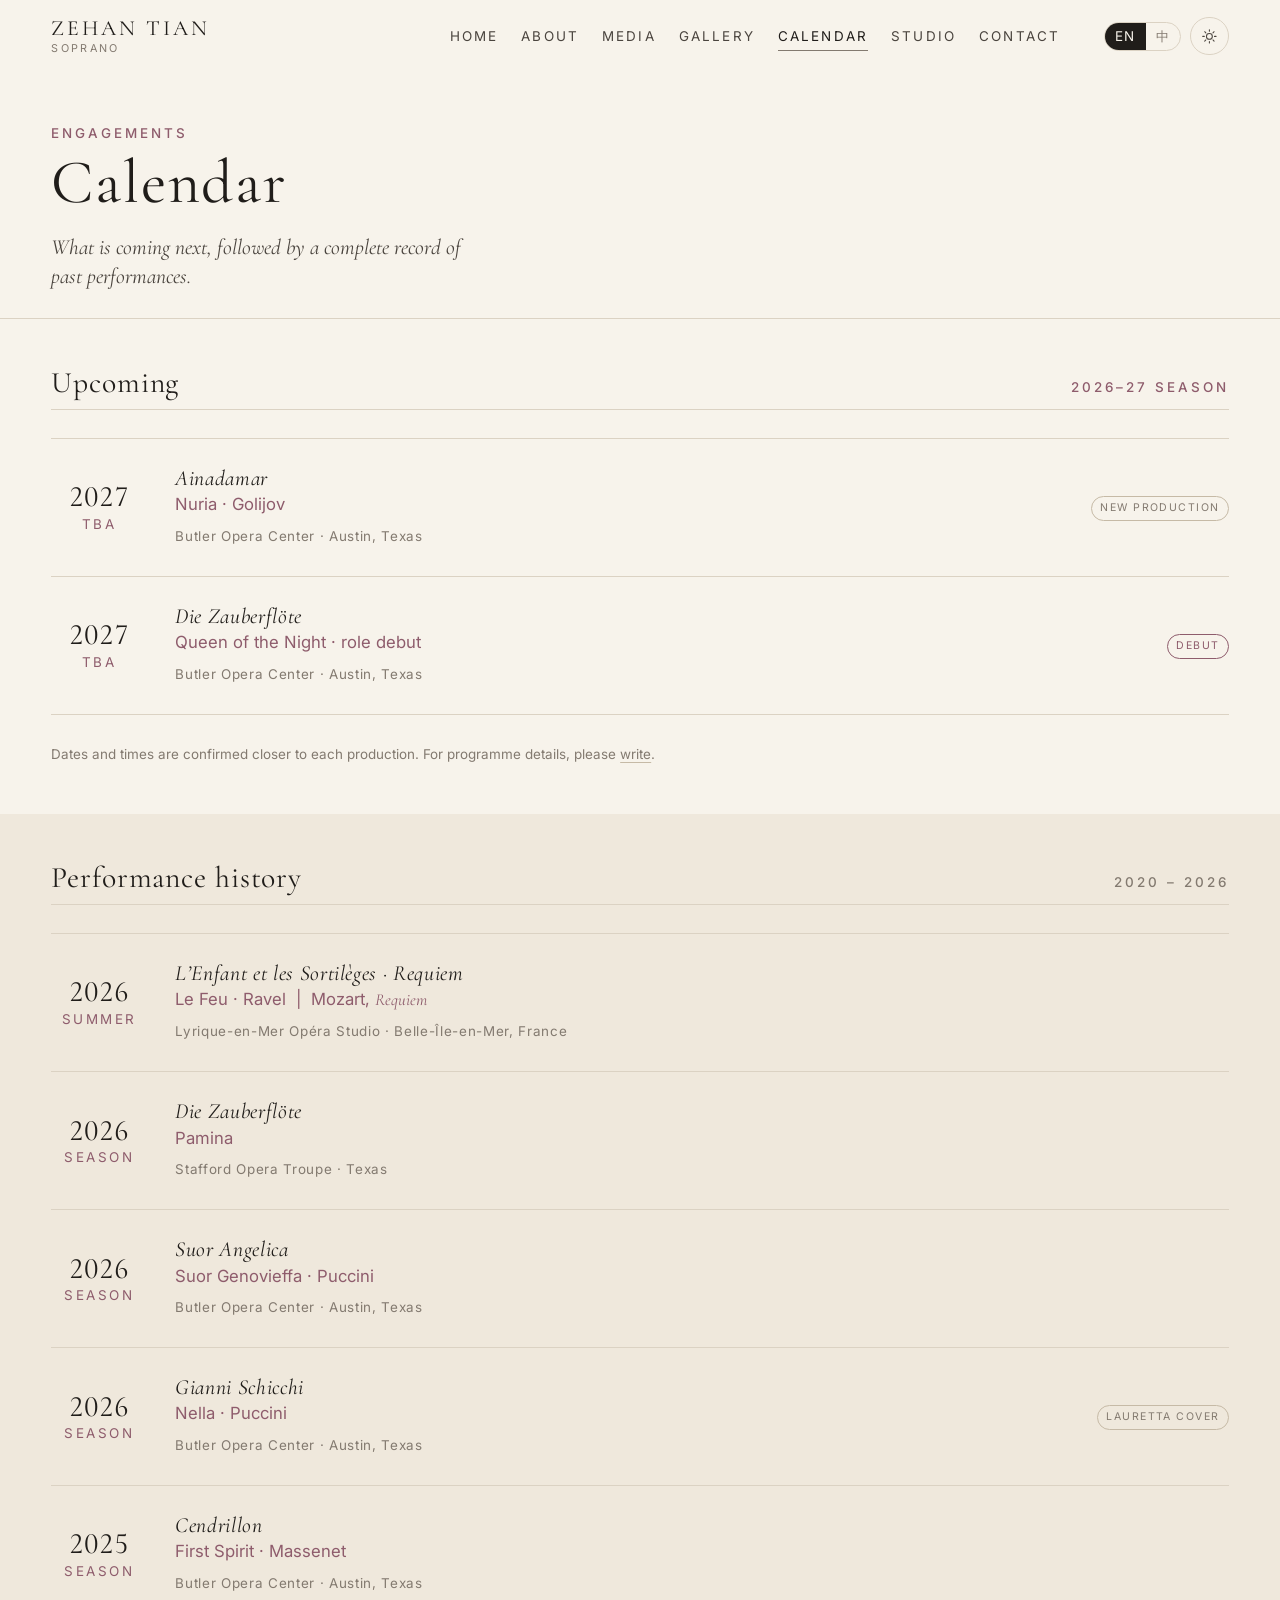
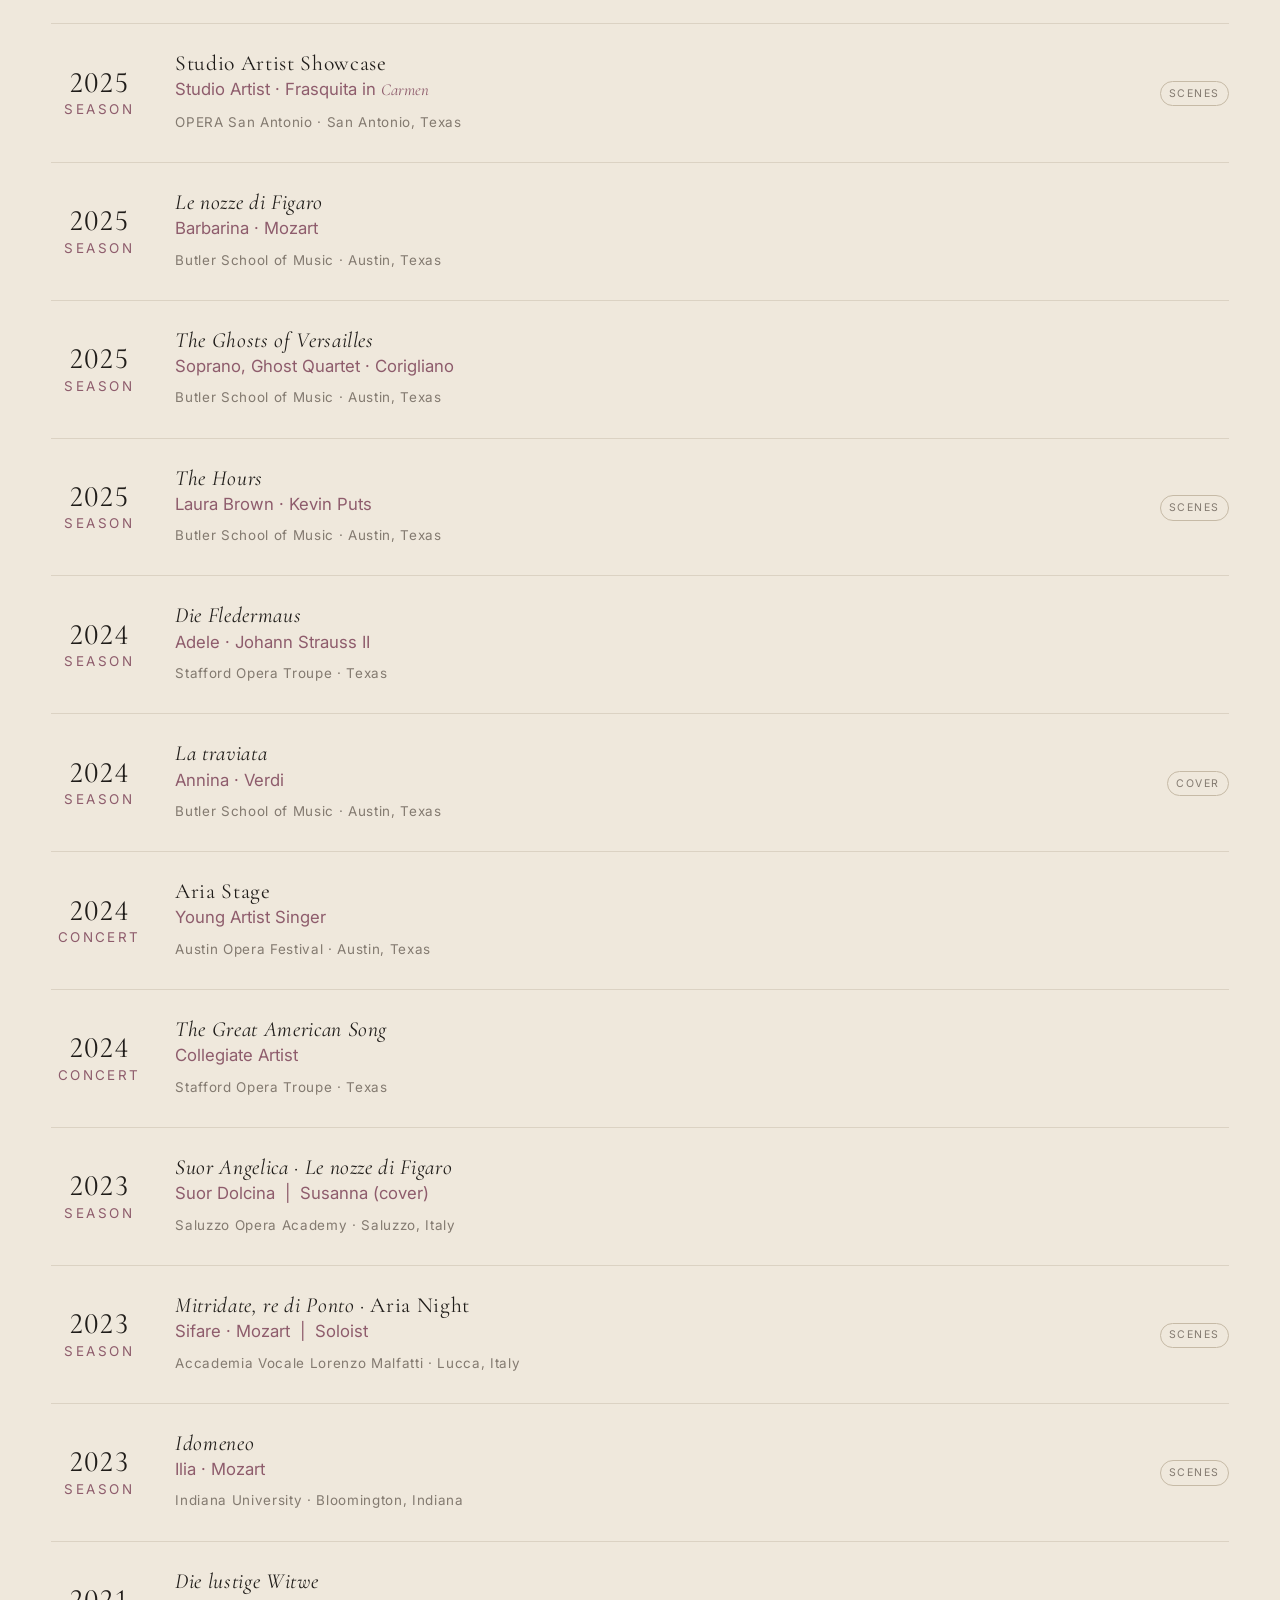
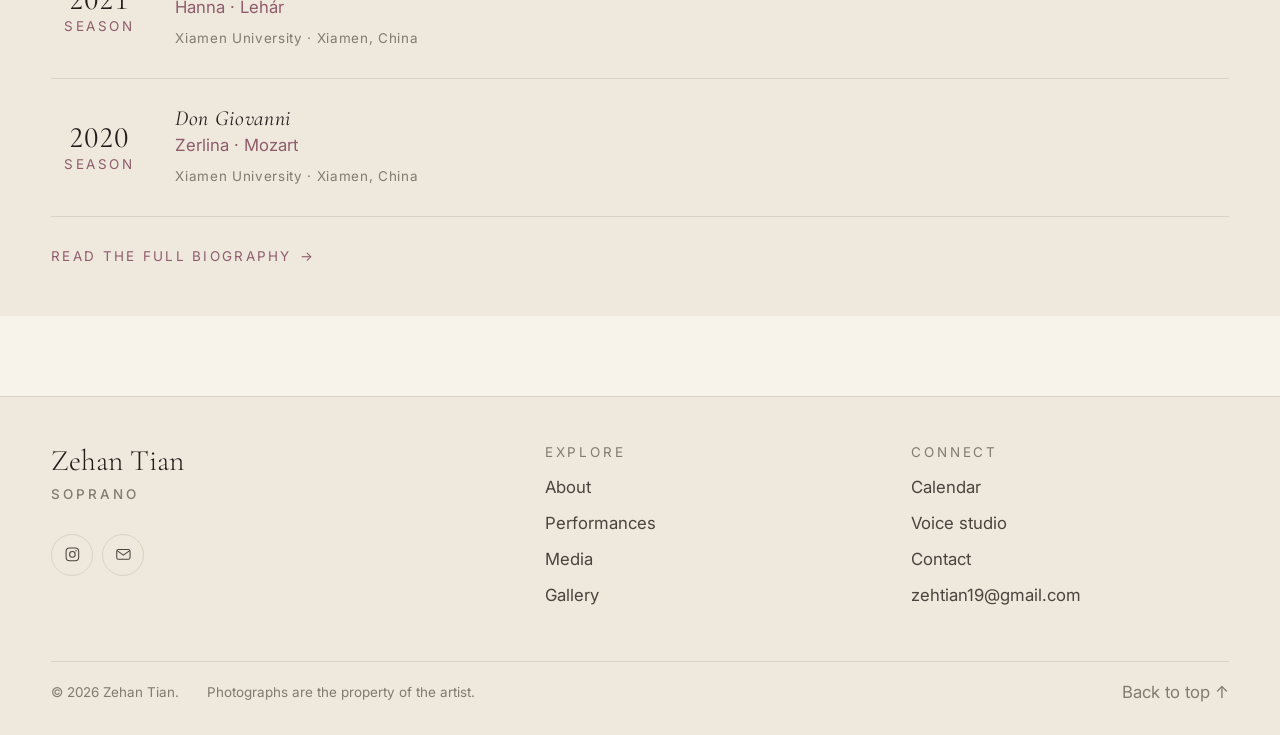
<file: calendar.html>
<!DOCTYPE html>
<html lang="en" class="no-js" data-theme="day">
<head>
<meta charset="utf-8">
<meta name="viewport" content="width=device-width, initial-scale=1">
<title>Calendar — Zehan Tian, Soprano</title>
<meta name="description" content="Upcoming performances and the complete performance history of the soprano Zehan Tian.">
<meta name="theme-color" content="#F7F3EB">

<!-- Open Graph / social sharing -->
<meta property="og:type" content="website">
<meta property="og:title" content="Calendar — Zehan Tian, Soprano">
<meta property="og:description" content="Upcoming performances and the complete performance history of the soprano Zehan Tian.">
<meta property="og:image" content="https://zehan-t.github.io/assets/images/og/og-image.jpg">
<meta property="og:url" content="https://zehan-t.github.io/calendar.html">
<meta name="twitter:card" content="summary_large_image">
<link rel="canonical" href="https://zehan-t.github.io/calendar.html">

<link rel="preconnect" href="https://fonts.googleapis.com">
<link rel="preconnect" href="https://fonts.gstatic.com" crossorigin>
<link href="https://fonts.googleapis.com/css2?family=Cormorant+Garamond:ital,wght@0,300;0,400;0,500;1,300;1,400&family=Inter:wght@400;500;600&family=Noto+Serif+SC:wght@300;400;500&display=swap" rel="stylesheet">

<link rel="stylesheet" href="assets/css/tokens.css">
<link rel="stylesheet" href="assets/css/base.css">
<link rel="stylesheet" href="assets/css/components.css">

<!-- Set the theme and language before first paint, so the page never flashes
     the wrong one. Mirrors the logic in site.js. -->
<script>
(function () {
  try {
    var t = localStorage.getItem("zt.theme");
    if (!t) t = window.matchMedia("(prefers-color-scheme: dark)").matches ? "night" : "day";
    document.documentElement.setAttribute("data-theme", t);
    var l = localStorage.getItem("zt.lang");
    if (!l) l = (navigator.language || "en").toLowerCase().indexOf("zh") === 0 ? "zh" : "en";
    document.documentElement.setAttribute("lang", l);
  } catch (e) {}
})();
</script>
</head>

<body class="">
<a class="skip-link" href="#main"><span data-lang="en">Skip to content</span><span data-lang="zh">跳到主要内容</span></a>

<!-- ==========================================================================
     HEADER
     This block is identical on every page. If you change the navigation,
     change it in all .html files (see README → "Editing the navigation").
     ======================================================================= -->
<header class="site-header">
  <div class="site-header__inner">
    <a class="wordmark" href="index.html">
      <span data-lang="en">Zehan&nbsp;Tian</span>
      <span data-lang="zh">田泽涵</span>
      <small>
        <span data-lang="en">Soprano</span>
        <span data-lang="zh">女高音</span>
      </small>
    </a>

    <nav class="nav" id="primary-nav" aria-label="Primary">
      <ul class="nav__list">
        <li><a class="nav__link" data-nav="home" href="index.html"><span data-lang="en">Home</span><span data-lang="zh">首页</span></a></li>
        <li><a class="nav__link" data-nav="about" href="about.html"><span data-lang="en">About</span><span data-lang="zh">关于</span></a></li>
        <li><a class="nav__link" data-nav="media" href="media.html"><span data-lang="en">Media</span><span data-lang="zh">影音</span></a></li>
        <li><a class="nav__link" data-nav="gallery" href="gallery.html"><span data-lang="en">Gallery</span><span data-lang="zh">相册</span></a></li>
        <li><a class="nav__link" data-nav="calendar" aria-current="page" href="calendar.html"><span data-lang="en">Calendar</span><span data-lang="zh">日程</span></a></li>
        <li><a class="nav__link" data-nav="studio" href="studio.html"><span data-lang="en">Studio</span><span data-lang="zh">教学</span></a></li>
        <li><a class="nav__link" data-nav="contact" href="contact.html"><span data-lang="en">Contact</span><span data-lang="zh">联系</span></a></li>
      </ul>
    </nav>

    <div class="header-tools">
      <div class="lang-switch" role="group" aria-label="Language">
        <button class="lang-switch__btn" type="button" data-lang-btn="en" aria-pressed="true">EN</button>
        <button class="lang-switch__btn" type="button" data-lang-btn="zh" aria-pressed="false">中</button>
      </div>

      <button class="icon-btn" type="button" data-theme-toggle aria-label="Take the house lights down">
        <!-- day: house lights up -->
        <svg class="icon-day" viewBox="0 0 24 24" fill="none" stroke="currentColor" stroke-width="1.5" aria-hidden="true">
          <circle cx="12" cy="12" r="4.2"/>
          <path d="M12 2.5v2.2M12 19.3v2.2M2.5 12h2.2M19.3 12h2.2M5.3 5.3l1.6 1.6M17.1 17.1l1.6 1.6M18.7 5.3l-1.6 1.6M6.9 17.1l-1.6 1.6" stroke-linecap="round"/>
        </svg>
        <!-- night: house lights down -->
        <svg class="icon-night" viewBox="0 0 24 24" fill="none" stroke="currentColor" stroke-width="1.5" aria-hidden="true">
          <path d="M20.5 14.6A8.7 8.7 0 1 1 9.4 3.5a7 7 0 0 0 11.1 11.1Z" stroke-linecap="round" stroke-linejoin="round"/>
        </svg>
      </button>

      <button class="icon-btn nav-toggle" type="button" data-nav-toggle
              aria-controls="primary-nav" aria-expanded="false" aria-label="Menu">
        <svg viewBox="0 0 24 24" fill="none" stroke="currentColor" stroke-width="1.5" aria-hidden="true">
          <path d="M4 7h16M4 12h16M4 17h16" stroke-linecap="round"/>
        </svg>
      </button>
    </div>
  </div>
</header>

<main id="main">

  <section class="page-head">
    <div class="wrap">
      <p class="label label--accent">
        <span data-lang="en">Engagements</span><span data-lang="zh">演出</span>
      </p>
      <h1>
        <span data-lang="en">Calendar</span><span data-lang="zh">日程</span>
      </h1>
      <p class="lede">
        <span data-lang="en">What is coming next, followed by a complete record of past performances.</span>
        <span data-lang="zh">近期演出，以及完整的过往演出记录。</span>
      </p>
    </div>
  </section>

  <!-- ========================================================================
       UPCOMING
       --------------------------------------------------------------------
       HOW TO ADD A DATE
       Copy an <article class="date-row"> block and edit it. Two things matter:

       * data-date="2027-04-17" — set this once the date is confirmed and the
         row dims itself automatically the day after the performance. Leave the
         attribute off entirely while the date is still TBA.
       * While the date is unknown, lead with the year:
             <span class="date-row__day date-row__day--year">2027</span>
         Once you know the day, switch to the 17 / Apr / 2027 form:
             <span class="date-row__day">17</span>
             <span class="date-row__month" data-lang="en">Apr</span>
             <span class="date-row__month" data-lang="zh">四月</span>
             <span class="date-row__year">2027</span>
       ===================================================================== -->
  <section class="section section--tight">
    <div class="wrap">
      <div class="section-head reveal">
        <h2><span data-lang="en">Upcoming</span><span data-lang="zh">即将上演</span></h2>
        <span class="label label--accent"><span data-lang="en">2026&ndash;27 season</span><span data-lang="zh">2026&ndash;27 演出季</span></span>
      </div>

      <div class="dates reveal">

        <article class="date-row">
          <div class="date-row__when">
            <span class="date-row__day date-row__day--year">2027</span>
            <span class="date-row__month" data-lang="en">TBA</span>
            <span class="date-row__month" data-lang="zh">待定</span>
          </div>
          <div class="date-row__what">
            <h3><cite class="work">Ainadamar</cite></h3>
            <p class="date-row__role">
              <span data-lang="en">Nuria &middot; Golijov</span>
              <span data-lang="zh">Nuria &middot; 戈利霍夫</span>
            </p>
            <p class="date-row__where">Butler Opera Center &middot; Austin, Texas</p>
          </div>
          <div>
            <span class="tag" data-lang="en">New production</span>
            <span class="tag" data-lang="zh">全新制作</span>
          </div>
        </article>

        <article class="date-row">
          <div class="date-row__when">
            <span class="date-row__day date-row__day--year">2027</span>
            <span class="date-row__month" data-lang="en">TBA</span>
            <span class="date-row__month" data-lang="zh">待定</span>
          </div>
          <div class="date-row__what">
            <h3><cite class="work">Die Zauberflöte</cite></h3>
            <p class="date-row__role">
              <span data-lang="en">Queen of the Night &middot; role debut</span>
              <span data-lang="zh">夜女王 &middot; 首次饰演</span>
            </p>
            <p class="date-row__where">Butler Opera Center &middot; Austin, Texas</p>
          </div>
          <div>
            <span class="tag tag--accent" data-lang="en">Debut</span>
            <span class="tag tag--accent" data-lang="zh">首演</span>
          </div>
        </article>

      </div>

      <p class="form-note" style="margin-top: var(--space-md);">
        <span data-lang="en">Dates and times are confirmed closer to each production. For programme details, please <a href="contact.html">write</a>.</span>
        <span data-lang="zh">具体日期与场次将于临近演出时公布。如需节目详情，欢迎<a href="contact.html">来信</a>。</span>
      </p>
    </div>
  </section>

  <!-- ========================================================================
       PERFORMANCE HISTORY
       Every staged role, cover, scene and concert, most recent first.
       ===================================================================== -->
  <section class="section section--tight section--panel">
    <div class="wrap">
      <div class="section-head reveal">
        <h2><span data-lang="en">Performance history</span><span data-lang="zh">演出记录</span></h2>
        <span class="label"><span data-lang="en">2020 &ndash; 2026</span><span data-lang="zh">2020 &ndash; 2026</span></span>
      </div>

      <div class="dates reveal">

        <article class="date-row">
          <div class="date-row__when">
            <span class="date-row__day date-row__day--year">2026</span>
            <span class="date-row__month" data-lang="en">Summer</span>
            <span class="date-row__month" data-lang="zh">夏</span>
          </div>
          <div class="date-row__what">
            <h3><cite class="work">L&rsquo;Enfant et les Sortilèges</cite> &middot; <cite class="work">Requiem</cite></h3>
            <p class="date-row__role">
              <span data-lang="en">Le Feu &middot; Ravel &nbsp;|&nbsp; Mozart, <cite class="work">Requiem</cite></span>
              <span data-lang="zh">火 &middot; 拉威尔 &nbsp;|&nbsp; 莫扎特《安魂曲》</span>
            </p>
            <p class="date-row__where">Lyrique-en-Mer Opéra Studio &middot; Belle-Île-en-Mer, France</p>
          </div>
        </article>

        <article class="date-row">
          <div class="date-row__when">
            <span class="date-row__day date-row__day--year">2026</span>
            <span class="date-row__month" data-lang="en">Season</span>
            <span class="date-row__month" data-lang="zh">演出季</span>
          </div>
          <div class="date-row__what">
            <h3><cite class="work">Die Zauberflöte</cite></h3>
            <p class="date-row__role">
              <span data-lang="en">Pamina</span><span data-lang="zh">帕米娜</span>
            </p>
            <p class="date-row__where">Stafford Opera Troupe &middot; Texas</p>
          </div>
        </article>

        <article class="date-row">
          <div class="date-row__when">
            <span class="date-row__day date-row__day--year">2026</span>
            <span class="date-row__month" data-lang="en">Season</span>
            <span class="date-row__month" data-lang="zh">演出季</span>
          </div>
          <div class="date-row__what">
            <h3><cite class="work">Suor Angelica</cite></h3>
            <p class="date-row__role">
              <span data-lang="en">Suor Genovieffa &middot; Puccini</span>
              <span data-lang="zh">Suor Genovieffa &middot; 普契尼</span>
            </p>
            <p class="date-row__where">Butler Opera Center &middot; Austin, Texas</p>
          </div>
        </article>

        <article class="date-row">
          <div class="date-row__when">
            <span class="date-row__day date-row__day--year">2026</span>
            <span class="date-row__month" data-lang="en">Season</span>
            <span class="date-row__month" data-lang="zh">演出季</span>
          </div>
          <div class="date-row__what">
            <h3><cite class="work">Gianni Schicchi</cite></h3>
            <p class="date-row__role">
              <span data-lang="en">Nella &middot; Puccini</span>
              <span data-lang="zh">Nella &middot; 普契尼</span>
            </p>
            <p class="date-row__where">Butler Opera Center &middot; Austin, Texas</p>
          </div>
          <div>
            <span class="tag" data-lang="en">Lauretta cover</span>
            <span class="tag" data-lang="zh">Lauretta 备角</span>
          </div>
        </article>

        <article class="date-row">
          <div class="date-row__when">
            <span class="date-row__day date-row__day--year">2025</span>
            <span class="date-row__month" data-lang="en">Season</span>
            <span class="date-row__month" data-lang="zh">演出季</span>
          </div>
          <div class="date-row__what">
            <h3><cite class="work">Cendrillon</cite></h3>
            <p class="date-row__role">
              <span data-lang="en">First Spirit &middot; Massenet</span>
              <span data-lang="zh">第一精灵 &middot; 马斯内</span>
            </p>
            <p class="date-row__where">Butler Opera Center &middot; Austin, Texas</p>
          </div>
        </article>

        <article class="date-row">
          <div class="date-row__when">
            <span class="date-row__day date-row__day--year">2025</span>
            <span class="date-row__month" data-lang="en">Season</span>
            <span class="date-row__month" data-lang="zh">演出季</span>
          </div>
          <div class="date-row__what">
            <h3>
              <span data-lang="en">Studio Artist Showcase</span>
              <span data-lang="zh">驻团艺术家展演</span>
            </h3>
            <p class="date-row__role">
              <span data-lang="en">Studio Artist &middot; Frasquita in <cite class="work">Carmen</cite></span>
              <span data-lang="zh">驻团艺术家 &middot; 《卡门》选段 Frasquita</span>
            </p>
            <p class="date-row__where">OPERA San Antonio &middot; San Antonio, Texas</p>
          </div>
          <div>
            <span class="tag" data-lang="en">Scenes</span>
            <span class="tag" data-lang="zh">选段</span>
          </div>
        </article>

        <article class="date-row">
          <div class="date-row__when">
            <span class="date-row__day date-row__day--year">2025</span>
            <span class="date-row__month" data-lang="en">Season</span>
            <span class="date-row__month" data-lang="zh">演出季</span>
          </div>
          <div class="date-row__what">
            <h3><cite class="work">Le nozze di Figaro</cite></h3>
            <p class="date-row__role">
              <span data-lang="en">Barbarina &middot; Mozart</span>
              <span data-lang="zh">芭芭丽娜 &middot; 莫扎特</span>
            </p>
            <p class="date-row__where">Butler School of Music &middot; Austin, Texas</p>
          </div>
        </article>

        <article class="date-row">
          <div class="date-row__when">
            <span class="date-row__day date-row__day--year">2025</span>
            <span class="date-row__month" data-lang="en">Season</span>
            <span class="date-row__month" data-lang="zh">演出季</span>
          </div>
          <div class="date-row__what">
            <h3><cite class="work">The Ghosts of Versailles</cite></h3>
            <p class="date-row__role">
              <span data-lang="en">Soprano, Ghost Quartet &middot; Corigliano</span>
              <span data-lang="zh">幽灵四重唱女高音 &middot; 科里利亚诺</span>
            </p>
            <p class="date-row__where">Butler School of Music &middot; Austin, Texas</p>
          </div>
        </article>

        <article class="date-row">
          <div class="date-row__when">
            <span class="date-row__day date-row__day--year">2025</span>
            <span class="date-row__month" data-lang="en">Season</span>
            <span class="date-row__month" data-lang="zh">演出季</span>
          </div>
          <div class="date-row__what">
            <h3><cite class="work">The Hours</cite></h3>
            <p class="date-row__role">
              <span data-lang="en">Laura Brown &middot; Kevin Puts</span>
              <span data-lang="zh">Laura Brown &middot; 凯文·普茨</span>
            </p>
            <p class="date-row__where">Butler School of Music &middot; Austin, Texas</p>
          </div>
          <div>
            <span class="tag" data-lang="en">Scenes</span>
            <span class="tag" data-lang="zh">选段</span>
          </div>
        </article>

        <article class="date-row">
          <div class="date-row__when">
            <span class="date-row__day date-row__day--year">2024</span>
            <span class="date-row__month" data-lang="en">Season</span>
            <span class="date-row__month" data-lang="zh">演出季</span>
          </div>
          <div class="date-row__what">
            <h3><cite class="work">Die Fledermaus</cite></h3>
            <p class="date-row__role">
              <span data-lang="en">Adele &middot; Johann Strauss II</span>
              <span data-lang="zh">阿黛勒 &middot; 小约翰·施特劳斯</span>
            </p>
            <p class="date-row__where">Stafford Opera Troupe &middot; Texas</p>
          </div>
        </article>

        <article class="date-row">
          <div class="date-row__when">
            <span class="date-row__day date-row__day--year">2024</span>
            <span class="date-row__month" data-lang="en">Season</span>
            <span class="date-row__month" data-lang="zh">演出季</span>
          </div>
          <div class="date-row__what">
            <h3><cite class="work">La traviata</cite></h3>
            <p class="date-row__role">
              <span data-lang="en">Annina &middot; Verdi</span>
              <span data-lang="zh">Annina &middot; 威尔第</span>
            </p>
            <p class="date-row__where">Butler School of Music &middot; Austin, Texas</p>
          </div>
          <div>
            <span class="tag" data-lang="en">Cover</span>
            <span class="tag" data-lang="zh">备角</span>
          </div>
        </article>

        <article class="date-row">
          <div class="date-row__when">
            <span class="date-row__day date-row__day--year">2024</span>
            <span class="date-row__month" data-lang="en">Concert</span>
            <span class="date-row__month" data-lang="zh">音乐会</span>
          </div>
          <div class="date-row__what">
            <h3>Aria Stage</h3>
            <p class="date-row__role">
              <span data-lang="en">Young Artist Singer</span>
              <span data-lang="zh">青年艺术家</span>
            </p>
            <p class="date-row__where">Austin Opera Festival &middot; Austin, Texas</p>
          </div>
        </article>

        <article class="date-row">
          <div class="date-row__when">
            <span class="date-row__day date-row__day--year">2024</span>
            <span class="date-row__month" data-lang="en">Concert</span>
            <span class="date-row__month" data-lang="zh">音乐会</span>
          </div>
          <div class="date-row__what">
            <h3><cite class="work">The Great American Song</cite></h3>
            <p class="date-row__role">
              <span data-lang="en">Collegiate Artist</span>
              <span data-lang="zh">院校艺术家</span>
            </p>
            <p class="date-row__where">Stafford Opera Troupe &middot; Texas</p>
          </div>
        </article>

        <article class="date-row">
          <div class="date-row__when">
            <span class="date-row__day date-row__day--year">2023</span>
            <span class="date-row__month" data-lang="en">Season</span>
            <span class="date-row__month" data-lang="zh">演出季</span>
          </div>
          <div class="date-row__what">
            <h3><cite class="work">Suor Angelica</cite> &middot; <cite class="work">Le nozze di Figaro</cite></h3>
            <p class="date-row__role">
              <span data-lang="en">Suor Dolcina &nbsp;|&nbsp; Susanna (cover)</span>
              <span data-lang="zh">Suor Dolcina &nbsp;|&nbsp; 苏珊娜（备角）</span>
            </p>
            <p class="date-row__where">Saluzzo Opera Academy &middot; Saluzzo, Italy</p>
          </div>
        </article>

        <article class="date-row">
          <div class="date-row__when">
            <span class="date-row__day date-row__day--year">2023</span>
            <span class="date-row__month" data-lang="en">Season</span>
            <span class="date-row__month" data-lang="zh">演出季</span>
          </div>
          <div class="date-row__what">
            <h3><cite class="work">Mitridate, re di Ponto</cite> &middot; Aria Night</h3>
            <p class="date-row__role">
              <span data-lang="en">Sifare &middot; Mozart &nbsp;|&nbsp; Soloist</span>
              <span data-lang="zh">Sifare &middot; 莫扎特 &nbsp;|&nbsp; 独唱</span>
            </p>
            <p class="date-row__where">Accademia Vocale Lorenzo Malfatti &middot; Lucca, Italy</p>
          </div>
          <div>
            <span class="tag" data-lang="en">Scenes</span>
            <span class="tag" data-lang="zh">选段</span>
          </div>
        </article>

        <article class="date-row">
          <div class="date-row__when">
            <span class="date-row__day date-row__day--year">2023</span>
            <span class="date-row__month" data-lang="en">Season</span>
            <span class="date-row__month" data-lang="zh">演出季</span>
          </div>
          <div class="date-row__what">
            <h3><cite class="work">Idomeneo</cite></h3>
            <p class="date-row__role">
              <span data-lang="en">Ilia &middot; Mozart</span>
              <span data-lang="zh">Ilia &middot; 莫扎特</span>
            </p>
            <p class="date-row__where">Indiana University &middot; Bloomington, Indiana</p>
          </div>
          <div>
            <span class="tag" data-lang="en">Scenes</span>
            <span class="tag" data-lang="zh">选段</span>
          </div>
        </article>

        <article class="date-row">
          <div class="date-row__when">
            <span class="date-row__day date-row__day--year">2021</span>
            <span class="date-row__month" data-lang="en">Season</span>
            <span class="date-row__month" data-lang="zh">演出季</span>
          </div>
          <div class="date-row__what">
            <h3><cite class="work">Die lustige Witwe</cite></h3>
            <p class="date-row__role">
              <span data-lang="en">Hanna &middot; Lehár</span>
              <span data-lang="zh">汉娜 &middot; 雷哈尔</span>
            </p>
            <p class="date-row__where">
              <span data-lang="en">Xiamen University &middot; Xiamen, China</span>
              <span data-lang="zh">厦门大学 &middot; 中国厦门</span>
            </p>
          </div>
        </article>

        <article class="date-row">
          <div class="date-row__when">
            <span class="date-row__day date-row__day--year">2020</span>
            <span class="date-row__month" data-lang="en">Season</span>
            <span class="date-row__month" data-lang="zh">演出季</span>
          </div>
          <div class="date-row__what">
            <h3><cite class="work">Don Giovanni</cite></h3>
            <p class="date-row__role">
              <span data-lang="en">Zerlina &middot; Mozart</span>
              <span data-lang="zh">泽琳娜 &middot; 莫扎特</span>
            </p>
            <p class="date-row__where">
              <span data-lang="en">Xiamen University &middot; Xiamen, China</span>
              <span data-lang="zh">厦门大学 &middot; 中国厦门</span>
            </p>
          </div>
        </article>

      </div>

      <div class="btn-row">
        <a class="link-more" href="about.html">
          <span data-lang="en">Read the full biography</span><span data-lang="zh">阅读完整简介</span>
        </a>
      </div>
    </div>
  </section>
</main>

<!-- ==========================================================================
     FOOTER — identical on every page.
     ======================================================================= -->
<footer class="site-footer">
  <div class="wrap">
    <div class="site-footer__grid">

      <div>
        <p class="display" style="font-size: var(--step-2);">
          <span data-lang="en">Zehan Tian</span>
          <span data-lang="zh">田泽涵</span>
        </p>
        <p class="label" style="margin-top: var(--space-2xs);">
          <span data-lang="en">Soprano</span><span data-lang="zh">女高音</span>
        </p>
        <div class="socials" style="margin-top: var(--space-md);">
          <!-- Add more profiles here as you create them. -->
          <a href="https://www.instagram.com/tiancici0519/" target="_blank" rel="noopener" aria-label="Instagram">
            <svg viewBox="0 0 24 24" fill="none" stroke="currentColor" stroke-width="1.5" aria-hidden="true">
              <rect x="3" y="3" width="18" height="18" rx="5"/>
              <circle cx="12" cy="12" r="4"/>
              <circle cx="17.2" cy="6.8" r="1" fill="currentColor" stroke="none"/>
            </svg>
          </a>
          <a href="mailto:zehtian19@gmail.com" aria-label="Email">
            <svg viewBox="0 0 24 24" fill="none" stroke="currentColor" stroke-width="1.5" aria-hidden="true">
              <rect x="2.5" y="5" width="19" height="14" rx="2.5"/>
              <path d="M3.5 7l8.5 6 8.5-6" stroke-linecap="round"/>
            </svg>
          </a>
        </div>
      </div>

      <div>
        <h3><span data-lang="en">Explore</span><span data-lang="zh">浏览</span></h3>
        <ul>
          <li><a href="about.html"><span data-lang="en">About</span><span data-lang="zh">关于</span></a></li>
          <li><a href="calendar.html"><span data-lang="en">Performances</span><span data-lang="zh">演出记录</span></a></li>
          <li><a href="media.html"><span data-lang="en">Media</span><span data-lang="zh">影音</span></a></li>
          <li><a href="gallery.html"><span data-lang="en">Gallery</span><span data-lang="zh">相册</span></a></li>
        </ul>
      </div>

      <div>
        <h3><span data-lang="en">Connect</span><span data-lang="zh">联系</span></h3>
        <ul>
          <li><a href="calendar.html"><span data-lang="en">Calendar</span><span data-lang="zh">日程</span></a></li>
          <li><a href="studio.html"><span data-lang="en">Voice studio</span><span data-lang="zh">声乐教学</span></a></li>
          <li><a href="contact.html"><span data-lang="en">Contact</span><span data-lang="zh">联系方式</span></a></li>
          <li><a href="mailto:zehtian19@gmail.com">zehtian19@gmail.com</a></li>
        </ul>
      </div>

    </div>

    <div class="site-footer__base">
      <span>&copy; <span data-year>2026</span> Zehan Tian.</span>
      <span data-lang="en">Photographs are the property of the artist.</span>
      <span data-lang="zh">照片版权归艺术家所有。</span>
      <a class="to-top" href="#main">
        <span data-lang="en">Back to top &uarr;</span><span data-lang="zh">返回顶部 &uarr;</span>
      </a>
    </div>
  </div>
</footer>

<script src="assets/js/site.js"></script>
</body>
</html>
</file>
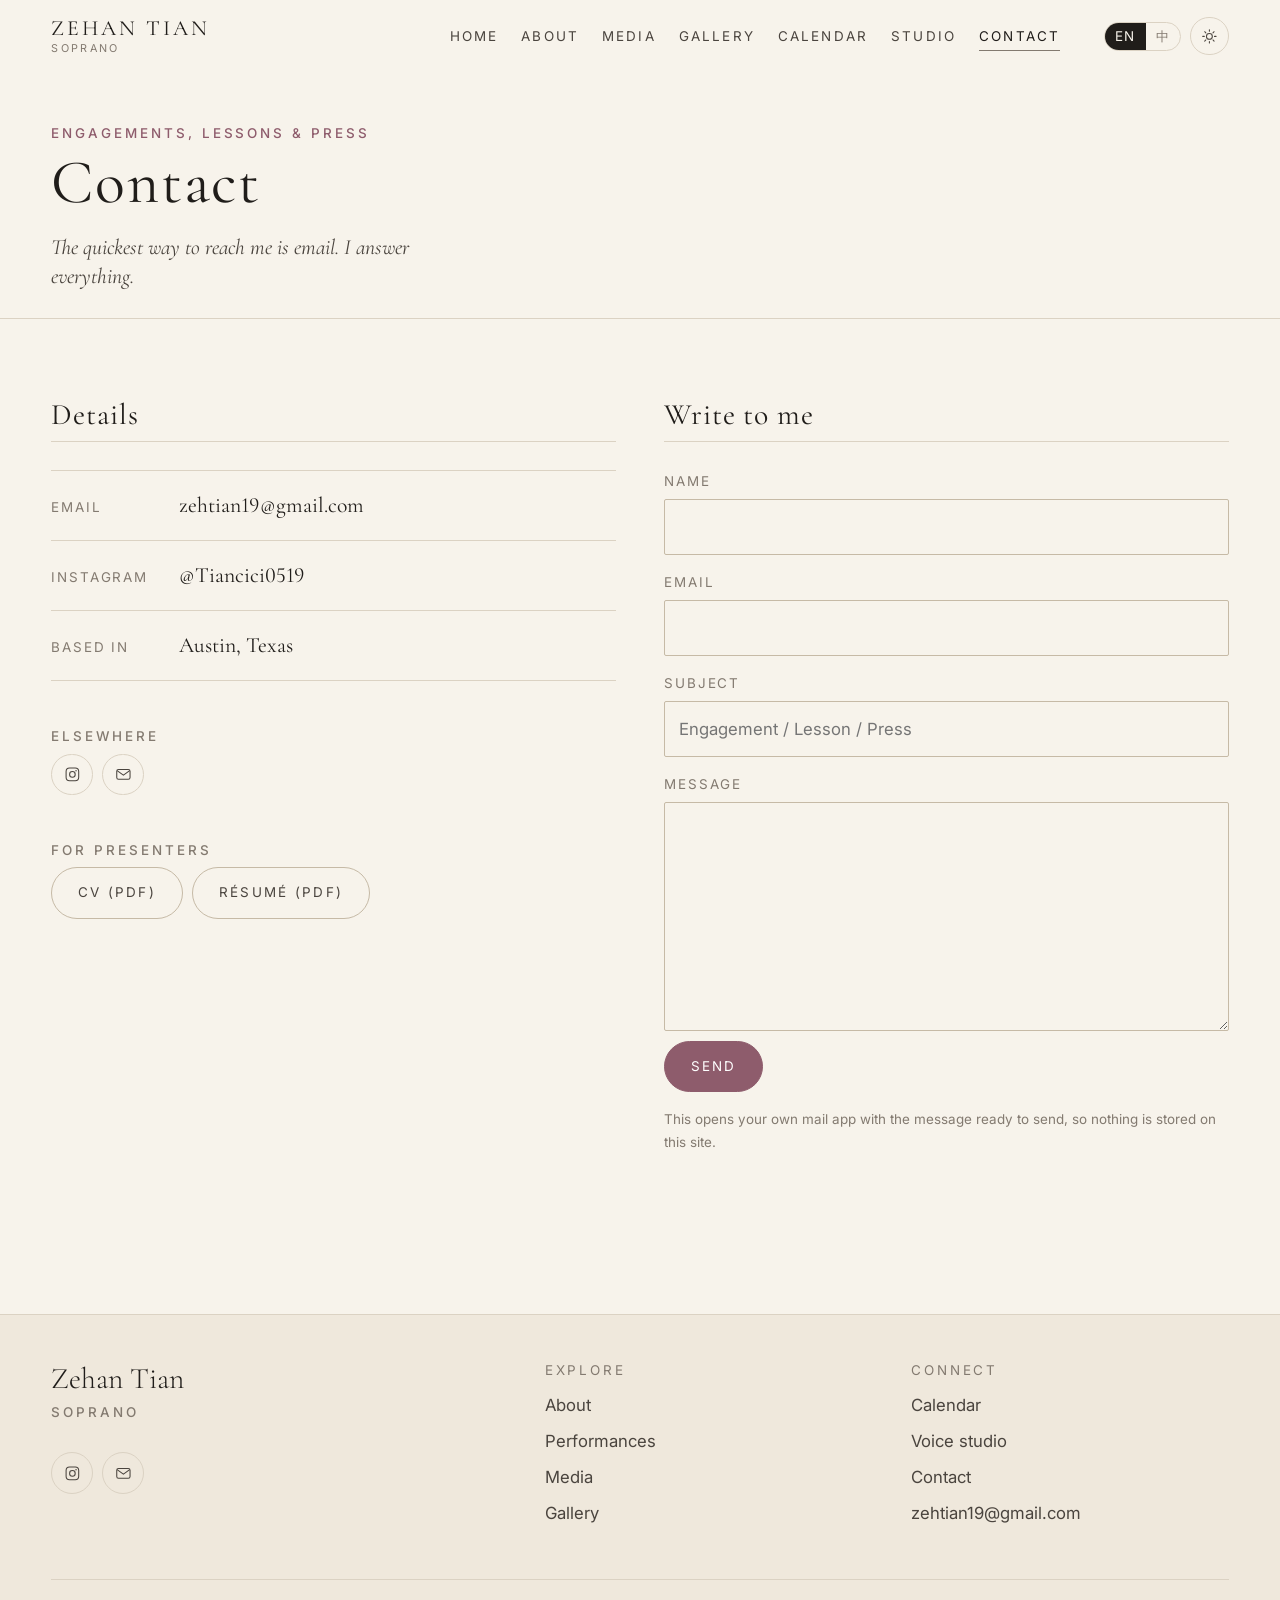
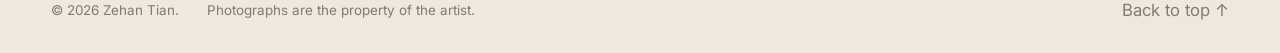
<file: contact.html>
<!DOCTYPE html>
<html lang="en" class="no-js" data-theme="day">
<head>
<meta charset="utf-8">
<meta name="viewport" content="width=device-width, initial-scale=1">
<title>Contact — Zehan Tian, Soprano</title>
<meta name="description" content="Contact the soprano Zehan Tian for engagements, voice lessons and press enquiries.">
<meta name="theme-color" content="#F7F3EB">

<!-- Open Graph / social sharing -->
<meta property="og:type" content="website">
<meta property="og:title" content="Contact — Zehan Tian, Soprano">
<meta property="og:description" content="Contact the soprano Zehan Tian for engagements, voice lessons and press enquiries.">
<meta property="og:image" content="https://zehan-t.github.io/assets/images/og/og-image.jpg">
<meta property="og:url" content="https://zehan-t.github.io/contact.html">
<meta name="twitter:card" content="summary_large_image">
<link rel="canonical" href="https://zehan-t.github.io/contact.html">

<link rel="preconnect" href="https://fonts.googleapis.com">
<link rel="preconnect" href="https://fonts.gstatic.com" crossorigin>
<link href="https://fonts.googleapis.com/css2?family=Cormorant+Garamond:ital,wght@0,300;0,400;0,500;1,300;1,400&family=Inter:wght@400;500;600&family=Noto+Serif+SC:wght@300;400;500&display=swap" rel="stylesheet">

<link rel="stylesheet" href="assets/css/tokens.css">
<link rel="stylesheet" href="assets/css/base.css">
<link rel="stylesheet" href="assets/css/components.css">

<!-- Set the theme and language before first paint, so the page never flashes
     the wrong one. Mirrors the logic in site.js. -->
<script>
(function () {
  try {
    var t = localStorage.getItem("zt.theme");
    if (!t) t = window.matchMedia("(prefers-color-scheme: dark)").matches ? "night" : "day";
    document.documentElement.setAttribute("data-theme", t);
    var l = localStorage.getItem("zt.lang");
    if (!l) l = (navigator.language || "en").toLowerCase().indexOf("zh") === 0 ? "zh" : "en";
    document.documentElement.setAttribute("lang", l);
  } catch (e) {}
})();
</script>
</head>

<body class="">
<a class="skip-link" href="#main"><span data-lang="en">Skip to content</span><span data-lang="zh">跳到主要内容</span></a>

<!-- ==========================================================================
     HEADER
     This block is identical on every page. If you change the navigation,
     change it in all .html files (see README → "Editing the navigation").
     ======================================================================= -->
<header class="site-header">
  <div class="site-header__inner">
    <a class="wordmark" href="index.html">
      <span data-lang="en">Zehan&nbsp;Tian</span>
      <span data-lang="zh">田泽涵</span>
      <small>
        <span data-lang="en">Soprano</span>
        <span data-lang="zh">女高音</span>
      </small>
    </a>

    <nav class="nav" id="primary-nav" aria-label="Primary">
      <ul class="nav__list">
        <li><a class="nav__link" data-nav="home" href="index.html"><span data-lang="en">Home</span><span data-lang="zh">首页</span></a></li>
        <li><a class="nav__link" data-nav="about" href="about.html"><span data-lang="en">About</span><span data-lang="zh">关于</span></a></li>
        <li><a class="nav__link" data-nav="media" href="media.html"><span data-lang="en">Media</span><span data-lang="zh">影音</span></a></li>
        <li><a class="nav__link" data-nav="gallery" href="gallery.html"><span data-lang="en">Gallery</span><span data-lang="zh">相册</span></a></li>
        <li><a class="nav__link" data-nav="calendar" href="calendar.html"><span data-lang="en">Calendar</span><span data-lang="zh">日程</span></a></li>
        <li><a class="nav__link" data-nav="studio" href="studio.html"><span data-lang="en">Studio</span><span data-lang="zh">教学</span></a></li>
        <li><a class="nav__link" data-nav="contact" aria-current="page" href="contact.html"><span data-lang="en">Contact</span><span data-lang="zh">联系</span></a></li>
      </ul>
    </nav>

    <div class="header-tools">
      <div class="lang-switch" role="group" aria-label="Language">
        <button class="lang-switch__btn" type="button" data-lang-btn="en" aria-pressed="true">EN</button>
        <button class="lang-switch__btn" type="button" data-lang-btn="zh" aria-pressed="false">中</button>
      </div>

      <button class="icon-btn" type="button" data-theme-toggle aria-label="Take the house lights down">
        <!-- day: house lights up -->
        <svg class="icon-day" viewBox="0 0 24 24" fill="none" stroke="currentColor" stroke-width="1.5" aria-hidden="true">
          <circle cx="12" cy="12" r="4.2"/>
          <path d="M12 2.5v2.2M12 19.3v2.2M2.5 12h2.2M19.3 12h2.2M5.3 5.3l1.6 1.6M17.1 17.1l1.6 1.6M18.7 5.3l-1.6 1.6M6.9 17.1l-1.6 1.6" stroke-linecap="round"/>
        </svg>
        <!-- night: house lights down -->
        <svg class="icon-night" viewBox="0 0 24 24" fill="none" stroke="currentColor" stroke-width="1.5" aria-hidden="true">
          <path d="M20.5 14.6A8.7 8.7 0 1 1 9.4 3.5a7 7 0 0 0 11.1 11.1Z" stroke-linecap="round" stroke-linejoin="round"/>
        </svg>
      </button>

      <button class="icon-btn nav-toggle" type="button" data-nav-toggle
              aria-controls="primary-nav" aria-expanded="false" aria-label="Menu">
        <svg viewBox="0 0 24 24" fill="none" stroke="currentColor" stroke-width="1.5" aria-hidden="true">
          <path d="M4 7h16M4 12h16M4 17h16" stroke-linecap="round"/>
        </svg>
      </button>
    </div>
  </div>
</header>

<main id="main">

  <section class="page-head">
    <div class="wrap">
      <p class="label label--accent">
        <span data-lang="en">Engagements, lessons &amp; press</span><span data-lang="zh">演出、教学与媒体</span>
      </p>
      <h1>
        <span data-lang="en">Contact</span><span data-lang="zh">联系</span>
      </h1>
      <p class="lede">
        <span data-lang="en">The quickest way to reach me is email. I answer everything.</span>
        <span data-lang="zh">邮件是最快的联系方式，我会一一回复。</span>
      </p>
    </div>
  </section>

  <section class="section">
    <div class="wrap">
      <div class="grid-2">

        <!-- ------------------------------------------------------------------
             DETAILS
             To publish a phone number, uncomment the "Telephone" row below.
             It is left out by default — a website is public in a way a CV
             sent to one person is not.
             --------------------------------------------------------------- -->
        <div class="reveal">
          <div class="section-head">
            <h2><span data-lang="en">Details</span><span data-lang="zh">联系方式</span></h2>
          </div>

          <ul class="contact-list">
            <li>
              <span class="k"><span data-lang="en">Email</span><span data-lang="zh">邮箱</span></span>
              <span class="v"><a href="mailto:zehtian19@gmail.com">zehtian19@gmail.com</a></span>
            </li>
            <li>
              <span class="k">Instagram</span>
              <span class="v"><a href="https://www.instagram.com/tiancici0519/" target="_blank" rel="noopener">@Tiancici0519</a></span>
            </li>
            <li>
              <span class="k"><span data-lang="en">Based in</span><span data-lang="zh">所在地</span></span>
              <span class="v">
                <span data-lang="en">Austin, Texas</span><span data-lang="zh">德克萨斯州 奥斯汀</span>
              </span>
            </li>

            <!-- Telephone — uncomment to publish.
            <li>
              <span class="k"><span data-lang="en">Telephone</span><span data-lang="zh">电话</span></span>
              <span class="v"><a href="tel:+15125675973">+1 512 567 5973</a></span>
            </li>
            -->
          </ul>

          <div style="margin-top: var(--space-lg);">
            <h3 class="label" style="margin-bottom: var(--space-xs);">
              <span data-lang="en">Elsewhere</span><span data-lang="zh">其他平台</span>
            </h3>
            <div class="socials">
              <a href="https://www.instagram.com/tiancici0519/" target="_blank" rel="noopener" aria-label="Instagram">
                <svg viewBox="0 0 24 24" fill="none" stroke="currentColor" stroke-width="1.5" aria-hidden="true">
                  <rect x="3" y="3" width="18" height="18" rx="5"/>
                  <circle cx="12" cy="12" r="4"/>
                  <circle cx="17.2" cy="6.8" r="1" fill="currentColor" stroke="none"/>
                </svg>
              </a>
              <a href="mailto:zehtian19@gmail.com" aria-label="Email">
                <svg viewBox="0 0 24 24" fill="none" stroke="currentColor" stroke-width="1.5" aria-hidden="true">
                  <rect x="2.5" y="5" width="19" height="14" rx="2.5"/>
                  <path d="M3.5 7l8.5 6 8.5-6" stroke-linecap="round"/>
                </svg>
              </a>
            </div>
          </div>

          <div style="margin-top: var(--space-lg);">
            <h3 class="label" style="margin-bottom: var(--space-xs);">
              <span data-lang="en">For presenters</span><span data-lang="zh">主办方资料</span>
            </h3>
            <div class="btn-row" style="margin-top: 0;">
              <a class="btn btn--ghost" href="assets/docs/zehan-tian-cv.pdf" download>
                <span data-lang="en">CV (PDF)</span><span data-lang="zh">CV（PDF）</span>
              </a>
              <a class="btn btn--ghost" href="assets/docs/zehan-tian-resume.pdf" download>
                <span data-lang="en">Résumé (PDF)</span><span data-lang="zh">简历（PDF）</span>
              </a>
            </div>
          </div>
        </div>

        <!-- ------------------------------------------------------------------
             FORM
             As shipped, this opens the visitor's mail app with the message
             pre-filled — it works on a plain static host with no signup.

             To collect submissions in an inbox instead, sign up with a form
             service (Formspree, Netlify Forms, Basin) and replace the
             attributes on the <form> tag with:

                 action="https://formspree.io/f/YOUR_FORM_ID"
                 method="POST"

             then delete  data-mailto="zehtian19@gmail.com"  — site.js only
             intercepts the submit while that attribute is present.
             --------------------------------------------------------------- -->
        <div class="reveal">
          <div class="section-head">
            <h2><span data-lang="en">Write to me</span><span data-lang="zh">给我留言</span></h2>
          </div>

          <form class="stack" data-mailto="zehtian19@gmail.com">
            <div class="field">
              <label for="f-name"><span data-lang="en">Name</span><span data-lang="zh">姓名</span></label>
              <input id="f-name" name="name" type="text" autocomplete="name" required>
            </div>

            <div class="field">
              <label for="f-email"><span data-lang="en">Email</span><span data-lang="zh">邮箱</span></label>
              <input id="f-email" name="email" type="email" autocomplete="email" required>
            </div>

            <div class="field">
              <label for="f-subject"><span data-lang="en">Subject</span><span data-lang="zh">主题</span></label>
              <input id="f-subject" name="subject" type="text"
                     placeholder="Engagement / Lesson / Press">
            </div>

            <div class="field">
              <label for="f-message"><span data-lang="en">Message</span><span data-lang="zh">内容</span></label>
              <textarea id="f-message" name="message" rows="7" required></textarea>
            </div>

            <div class="btn-row" style="margin-top: var(--space-xs);">
              <button class="btn btn--primary" type="submit">
                <span data-lang="en">Send</span><span data-lang="zh">发送</span>
              </button>
            </div>

            <p class="form-note">
              <span data-lang="en">This opens your own mail app with the message ready to send, so nothing is stored on this site.</span>
              <span data-lang="zh">点击后将打开你的邮件客户端并自动填好内容，本网站不会保存任何信息。</span>
            </p>
          </form>
        </div>

      </div>
    </div>
  </section>
</main>

<!-- ==========================================================================
     FOOTER — identical on every page.
     ======================================================================= -->
<footer class="site-footer">
  <div class="wrap">
    <div class="site-footer__grid">

      <div>
        <p class="display" style="font-size: var(--step-2);">
          <span data-lang="en">Zehan Tian</span>
          <span data-lang="zh">田泽涵</span>
        </p>
        <p class="label" style="margin-top: var(--space-2xs);">
          <span data-lang="en">Soprano</span><span data-lang="zh">女高音</span>
        </p>
        <div class="socials" style="margin-top: var(--space-md);">
          <!-- Add more profiles here as you create them. -->
          <a href="https://www.instagram.com/tiancici0519/" target="_blank" rel="noopener" aria-label="Instagram">
            <svg viewBox="0 0 24 24" fill="none" stroke="currentColor" stroke-width="1.5" aria-hidden="true">
              <rect x="3" y="3" width="18" height="18" rx="5"/>
              <circle cx="12" cy="12" r="4"/>
              <circle cx="17.2" cy="6.8" r="1" fill="currentColor" stroke="none"/>
            </svg>
          </a>
          <a href="mailto:zehtian19@gmail.com" aria-label="Email">
            <svg viewBox="0 0 24 24" fill="none" stroke="currentColor" stroke-width="1.5" aria-hidden="true">
              <rect x="2.5" y="5" width="19" height="14" rx="2.5"/>
              <path d="M3.5 7l8.5 6 8.5-6" stroke-linecap="round"/>
            </svg>
          </a>
        </div>
      </div>

      <div>
        <h3><span data-lang="en">Explore</span><span data-lang="zh">浏览</span></h3>
        <ul>
          <li><a href="about.html"><span data-lang="en">About</span><span data-lang="zh">关于</span></a></li>
          <li><a href="calendar.html"><span data-lang="en">Performances</span><span data-lang="zh">演出记录</span></a></li>
          <li><a href="media.html"><span data-lang="en">Media</span><span data-lang="zh">影音</span></a></li>
          <li><a href="gallery.html"><span data-lang="en">Gallery</span><span data-lang="zh">相册</span></a></li>
        </ul>
      </div>

      <div>
        <h3><span data-lang="en">Connect</span><span data-lang="zh">联系</span></h3>
        <ul>
          <li><a href="calendar.html"><span data-lang="en">Calendar</span><span data-lang="zh">日程</span></a></li>
          <li><a href="studio.html"><span data-lang="en">Voice studio</span><span data-lang="zh">声乐教学</span></a></li>
          <li><a href="contact.html"><span data-lang="en">Contact</span><span data-lang="zh">联系方式</span></a></li>
          <li><a href="mailto:zehtian19@gmail.com">zehtian19@gmail.com</a></li>
        </ul>
      </div>

    </div>

    <div class="site-footer__base">
      <span>&copy; <span data-year>2026</span> Zehan Tian.</span>
      <span data-lang="en">Photographs are the property of the artist.</span>
      <span data-lang="zh">照片版权归艺术家所有。</span>
      <a class="to-top" href="#main">
        <span data-lang="en">Back to top &uarr;</span><span data-lang="zh">返回顶部 &uarr;</span>
      </a>
    </div>
  </div>
</footer>

<script src="assets/js/site.js"></script>
</body>
</html>
</file>
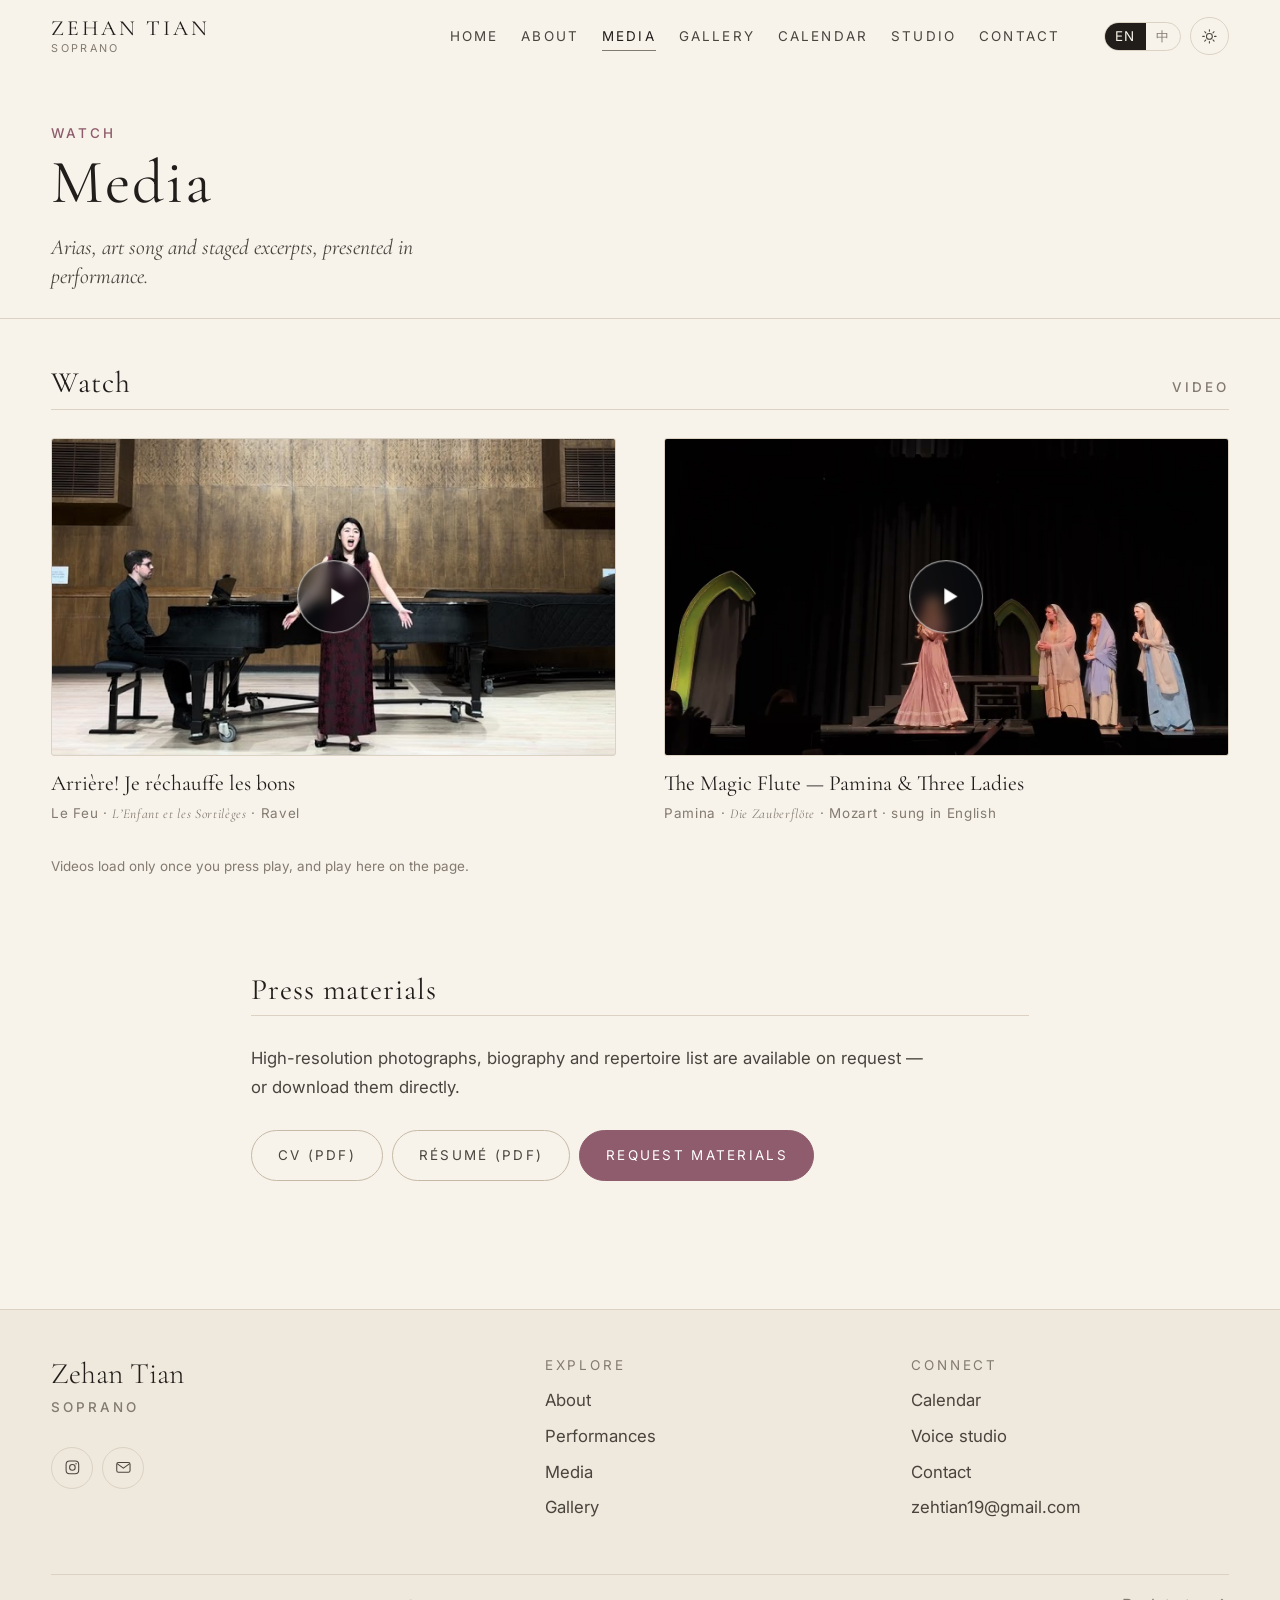
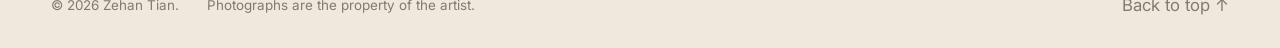
<file: media.html>
<!DOCTYPE html>
<html lang="en" class="no-js" data-theme="day">
<head>
<meta charset="utf-8">
<meta name="viewport" content="width=device-width, initial-scale=1">
<title>Media — Zehan Tian, Soprano</title>
<meta name="description" content="Video and recordings of the soprano Zehan Tian, including Ravel's L'Enfant et les Sortilèges and Mozart's Die Zauberflöte.">
<meta name="theme-color" content="#F7F3EB">

<!-- Open Graph / social sharing -->
<meta property="og:type" content="website">
<meta property="og:title" content="Media — Zehan Tian, Soprano">
<meta property="og:description" content="Video and recordings of the soprano Zehan Tian, including Ravel's L'Enfant et les Sortilèges and Mozart's Die Zauberflöte.">
<meta property="og:image" content="https://zehan-t.github.io/assets/images/og/og-image.jpg">
<meta property="og:url" content="https://zehan-t.github.io/media.html">
<meta name="twitter:card" content="summary_large_image">
<link rel="canonical" href="https://zehan-t.github.io/media.html">

<link rel="preconnect" href="https://fonts.googleapis.com">
<link rel="preconnect" href="https://fonts.gstatic.com" crossorigin>
<link href="https://fonts.googleapis.com/css2?family=Cormorant+Garamond:ital,wght@0,300;0,400;0,500;1,300;1,400&family=Inter:wght@400;500;600&family=Noto+Serif+SC:wght@300;400;500&display=swap" rel="stylesheet">

<link rel="stylesheet" href="assets/css/tokens.css">
<link rel="stylesheet" href="assets/css/base.css">
<link rel="stylesheet" href="assets/css/components.css">

<!-- Set the theme and language before first paint, so the page never flashes
     the wrong one. Mirrors the logic in site.js. -->
<script>
(function () {
  try {
    var t = localStorage.getItem("zt.theme");
    if (!t) t = window.matchMedia("(prefers-color-scheme: dark)").matches ? "night" : "day";
    document.documentElement.setAttribute("data-theme", t);
    var l = localStorage.getItem("zt.lang");
    if (!l) l = (navigator.language || "en").toLowerCase().indexOf("zh") === 0 ? "zh" : "en";
    document.documentElement.setAttribute("lang", l);
  } catch (e) {}
})();
</script>
</head>

<body class="">
<a class="skip-link" href="#main"><span data-lang="en">Skip to content</span><span data-lang="zh">跳到主要内容</span></a>

<!-- ==========================================================================
     HEADER
     This block is identical on every page. If you change the navigation,
     change it in all .html files (see README → "Editing the navigation").
     ======================================================================= -->
<header class="site-header">
  <div class="site-header__inner">
    <a class="wordmark" href="index.html">
      <span data-lang="en">Zehan&nbsp;Tian</span>
      <span data-lang="zh">田泽涵</span>
      <small>
        <span data-lang="en">Soprano</span>
        <span data-lang="zh">女高音</span>
      </small>
    </a>

    <nav class="nav" id="primary-nav" aria-label="Primary">
      <ul class="nav__list">
        <li><a class="nav__link" data-nav="home" href="index.html"><span data-lang="en">Home</span><span data-lang="zh">首页</span></a></li>
        <li><a class="nav__link" data-nav="about" href="about.html"><span data-lang="en">About</span><span data-lang="zh">关于</span></a></li>
        <li><a class="nav__link" data-nav="media" aria-current="page" href="media.html"><span data-lang="en">Media</span><span data-lang="zh">影音</span></a></li>
        <li><a class="nav__link" data-nav="gallery" href="gallery.html"><span data-lang="en">Gallery</span><span data-lang="zh">相册</span></a></li>
        <li><a class="nav__link" data-nav="calendar" href="calendar.html"><span data-lang="en">Calendar</span><span data-lang="zh">日程</span></a></li>
        <li><a class="nav__link" data-nav="studio" href="studio.html"><span data-lang="en">Studio</span><span data-lang="zh">教学</span></a></li>
        <li><a class="nav__link" data-nav="contact" href="contact.html"><span data-lang="en">Contact</span><span data-lang="zh">联系</span></a></li>
      </ul>
    </nav>

    <div class="header-tools">
      <div class="lang-switch" role="group" aria-label="Language">
        <button class="lang-switch__btn" type="button" data-lang-btn="en" aria-pressed="true">EN</button>
        <button class="lang-switch__btn" type="button" data-lang-btn="zh" aria-pressed="false">中</button>
      </div>

      <button class="icon-btn" type="button" data-theme-toggle aria-label="Take the house lights down">
        <!-- day: house lights up -->
        <svg class="icon-day" viewBox="0 0 24 24" fill="none" stroke="currentColor" stroke-width="1.5" aria-hidden="true">
          <circle cx="12" cy="12" r="4.2"/>
          <path d="M12 2.5v2.2M12 19.3v2.2M2.5 12h2.2M19.3 12h2.2M5.3 5.3l1.6 1.6M17.1 17.1l1.6 1.6M18.7 5.3l-1.6 1.6M6.9 17.1l-1.6 1.6" stroke-linecap="round"/>
        </svg>
        <!-- night: house lights down -->
        <svg class="icon-night" viewBox="0 0 24 24" fill="none" stroke="currentColor" stroke-width="1.5" aria-hidden="true">
          <path d="M20.5 14.6A8.7 8.7 0 1 1 9.4 3.5a7 7 0 0 0 11.1 11.1Z" stroke-linecap="round" stroke-linejoin="round"/>
        </svg>
      </button>

      <button class="icon-btn nav-toggle" type="button" data-nav-toggle
              aria-controls="primary-nav" aria-expanded="false" aria-label="Menu">
        <svg viewBox="0 0 24 24" fill="none" stroke="currentColor" stroke-width="1.5" aria-hidden="true">
          <path d="M4 7h16M4 12h16M4 17h16" stroke-linecap="round"/>
        </svg>
      </button>
    </div>
  </div>
</header>

<main id="main">

  <section class="page-head">
    <div class="wrap">
      <p class="label label--accent">
        <span data-lang="en">Watch</span><span data-lang="zh">观看</span>
      </p>
      <h1>
        <span data-lang="en">Media</span><span data-lang="zh">影音</span>
      </h1>
      <p class="lede">
        <span data-lang="en">Arias, art song and staged excerpts, presented in performance.</span>
        <span data-lang="zh">咏叹调、艺术歌曲与舞台表演片段。</span>
      </p>
    </div>
  </section>

  <!-- ========================================================================
       WATCH
       --------------------------------------------------------------------
       HOW TO ADD A VIDEO

       (a) YouTube — copy the block below and change three things:
             data-video   the id after  youtu.be/  or  watch?v=
             data-title   used as the iframe title, for screen readers
             the poster   assets/images/video/<id>.jpg
           Grab the poster with:
             https://i.ytimg.com/vi/<id>/maxresdefault.jpg
           The video does NOT load until the visitor presses play, and then
           it plays inline — it never navigates away to youtube.com.

       (b) Your own file — put the .mp4 in assets/video/ and use a plain
           <video controls preload="metadata" poster="..."> instead of the
           <button class="video-facade">.
       ===================================================================== -->
  <section class="section section--tight">
    <div class="wrap">
      <div class="section-head reveal">
        <h2><span data-lang="en">Watch</span><span data-lang="zh">观看</span></h2>
        <span class="label"><span data-lang="en">Video</span><span data-lang="zh">视频</span></span>
      </div>

      <div class="grid-2 reveal">

        <figure class="video-card">
          <div class="video-card__frame">
            <button class="video-facade" type="button"
                    data-video="wsZT_MrK2P8"
                    data-title="Arrière! Je réchauffe les bons — L'enfant et les sortilèges"
                    aria-label="Play: Arrière! Je réchauffe les bons from L'enfant et les sortilèges">
              <img src="assets/images/video/wsZT_MrK2P8.jpg"
                   width="640" height="480" loading="lazy" decoding="async" alt="">
              <span class="video-facade__play" aria-hidden="true">
                <svg viewBox="0 0 24 24" fill="currentColor"><path d="M7 4l13 8-13 8z"/></svg>
              </span>
            </button>
          </div>
          <figcaption>
            <p class="video-card__title">Arrière! Je réchauffe les bons</p>
            <p class="video-card__meta">
              <span data-lang="en">Le Feu &middot; <cite class="work">L&rsquo;Enfant et les Sortilèges</cite> &middot; Ravel</span>
              <span data-lang="zh">火 &middot; <cite class="work">L&rsquo;Enfant et les Sortilèges</cite> &middot; 拉威尔</span>
            </p>
          </figcaption>
        </figure>

        <figure class="video-card">
          <div class="video-card__frame">
            <button class="video-facade" type="button"
                    data-video="OW6X57JpIzE"
                    data-title="The Magic Flute — Pamina and the Three Ladies"
                    aria-label="Play: The Magic Flute, Pamina and the Three Ladies scene">
              <img src="assets/images/video/OW6X57JpIzE.jpg"
                   width="1280" height="720" loading="lazy" decoding="async" alt="">
              <span class="video-facade__play" aria-hidden="true">
                <svg viewBox="0 0 24 24" fill="currentColor"><path d="M7 4l13 8-13 8z"/></svg>
              </span>
            </button>
          </div>
          <figcaption>
            <p class="video-card__title">
              <span data-lang="en">The Magic Flute &mdash; Pamina &amp; Three Ladies</span>
              <span data-lang="zh">《魔笛》&mdash;&mdash; 帕米娜与三位侍女</span>
            </p>
            <p class="video-card__meta">
              <span data-lang="en">Pamina &middot; <cite class="work">Die Zauberflöte</cite> &middot; Mozart &middot; sung in English</span>
              <span data-lang="zh">帕米娜 &middot; <cite class="work">Die Zauberflöte</cite> &middot; 莫扎特 &middot; 英文演唱</span>
            </p>
          </figcaption>
        </figure>

      </div>

      <p class="form-note" style="margin-top: var(--space-md);">
        <span data-lang="en">Videos load only once you press play, and play here on the page.</span>
        <span data-lang="zh">视频在点击播放后才加载，并直接在本页播放。</span>
      </p>
    </div>
  </section>

  <!-- ========================================================================
       PRESS KIT
       ===================================================================== -->
  <section class="section section--tight">
    <div class="wrap wrap--narrow reveal">
      <div class="section-head">
        <h2><span data-lang="en">Press materials</span><span data-lang="zh">媒体资料</span></h2>
      </div>
      <p class="prose">
        <span data-lang="en">High-resolution photographs, biography and repertoire list are available on request &mdash; or download them directly.</span>
        <span data-lang="zh">高清照片、艺术家简介与曲目单可直接下载，亦可来函索取。</span>
      </p>
      <div class="btn-row">
        <a class="btn btn--ghost" href="assets/docs/zehan-tian-cv.pdf" download>
          <span data-lang="en">CV (PDF)</span><span data-lang="zh">CV（PDF）</span>
        </a>
        <a class="btn btn--ghost" href="assets/docs/zehan-tian-resume.pdf" download>
          <span data-lang="en">Résumé (PDF)</span><span data-lang="zh">简历（PDF）</span>
        </a>
        <a class="btn btn--primary" href="contact.html">
          <span data-lang="en">Request materials</span><span data-lang="zh">索取资料</span>
        </a>
      </div>
    </div>
  </section>
</main>

<!-- ==========================================================================
     FOOTER — identical on every page.
     ======================================================================= -->
<footer class="site-footer">
  <div class="wrap">
    <div class="site-footer__grid">

      <div>
        <p class="display" style="font-size: var(--step-2);">
          <span data-lang="en">Zehan Tian</span>
          <span data-lang="zh">田泽涵</span>
        </p>
        <p class="label" style="margin-top: var(--space-2xs);">
          <span data-lang="en">Soprano</span><span data-lang="zh">女高音</span>
        </p>
        <div class="socials" style="margin-top: var(--space-md);">
          <!-- Add more profiles here as you create them. -->
          <a href="https://www.instagram.com/tiancici0519/" target="_blank" rel="noopener" aria-label="Instagram">
            <svg viewBox="0 0 24 24" fill="none" stroke="currentColor" stroke-width="1.5" aria-hidden="true">
              <rect x="3" y="3" width="18" height="18" rx="5"/>
              <circle cx="12" cy="12" r="4"/>
              <circle cx="17.2" cy="6.8" r="1" fill="currentColor" stroke="none"/>
            </svg>
          </a>
          <a href="mailto:zehtian19@gmail.com" aria-label="Email">
            <svg viewBox="0 0 24 24" fill="none" stroke="currentColor" stroke-width="1.5" aria-hidden="true">
              <rect x="2.5" y="5" width="19" height="14" rx="2.5"/>
              <path d="M3.5 7l8.5 6 8.5-6" stroke-linecap="round"/>
            </svg>
          </a>
        </div>
      </div>

      <div>
        <h3><span data-lang="en">Explore</span><span data-lang="zh">浏览</span></h3>
        <ul>
          <li><a href="about.html"><span data-lang="en">About</span><span data-lang="zh">关于</span></a></li>
          <li><a href="calendar.html"><span data-lang="en">Performances</span><span data-lang="zh">演出记录</span></a></li>
          <li><a href="media.html"><span data-lang="en">Media</span><span data-lang="zh">影音</span></a></li>
          <li><a href="gallery.html"><span data-lang="en">Gallery</span><span data-lang="zh">相册</span></a></li>
        </ul>
      </div>

      <div>
        <h3><span data-lang="en">Connect</span><span data-lang="zh">联系</span></h3>
        <ul>
          <li><a href="calendar.html"><span data-lang="en">Calendar</span><span data-lang="zh">日程</span></a></li>
          <li><a href="studio.html"><span data-lang="en">Voice studio</span><span data-lang="zh">声乐教学</span></a></li>
          <li><a href="contact.html"><span data-lang="en">Contact</span><span data-lang="zh">联系方式</span></a></li>
          <li><a href="mailto:zehtian19@gmail.com">zehtian19@gmail.com</a></li>
        </ul>
      </div>

    </div>

    <div class="site-footer__base">
      <span>&copy; <span data-year>2026</span> Zehan Tian.</span>
      <span data-lang="en">Photographs are the property of the artist.</span>
      <span data-lang="zh">照片版权归艺术家所有。</span>
      <a class="to-top" href="#main">
        <span data-lang="en">Back to top &uarr;</span><span data-lang="zh">返回顶部 &uarr;</span>
      </a>
    </div>
  </div>
</footer>

<script src="assets/js/site.js"></script>
</body>
</html>
</file>
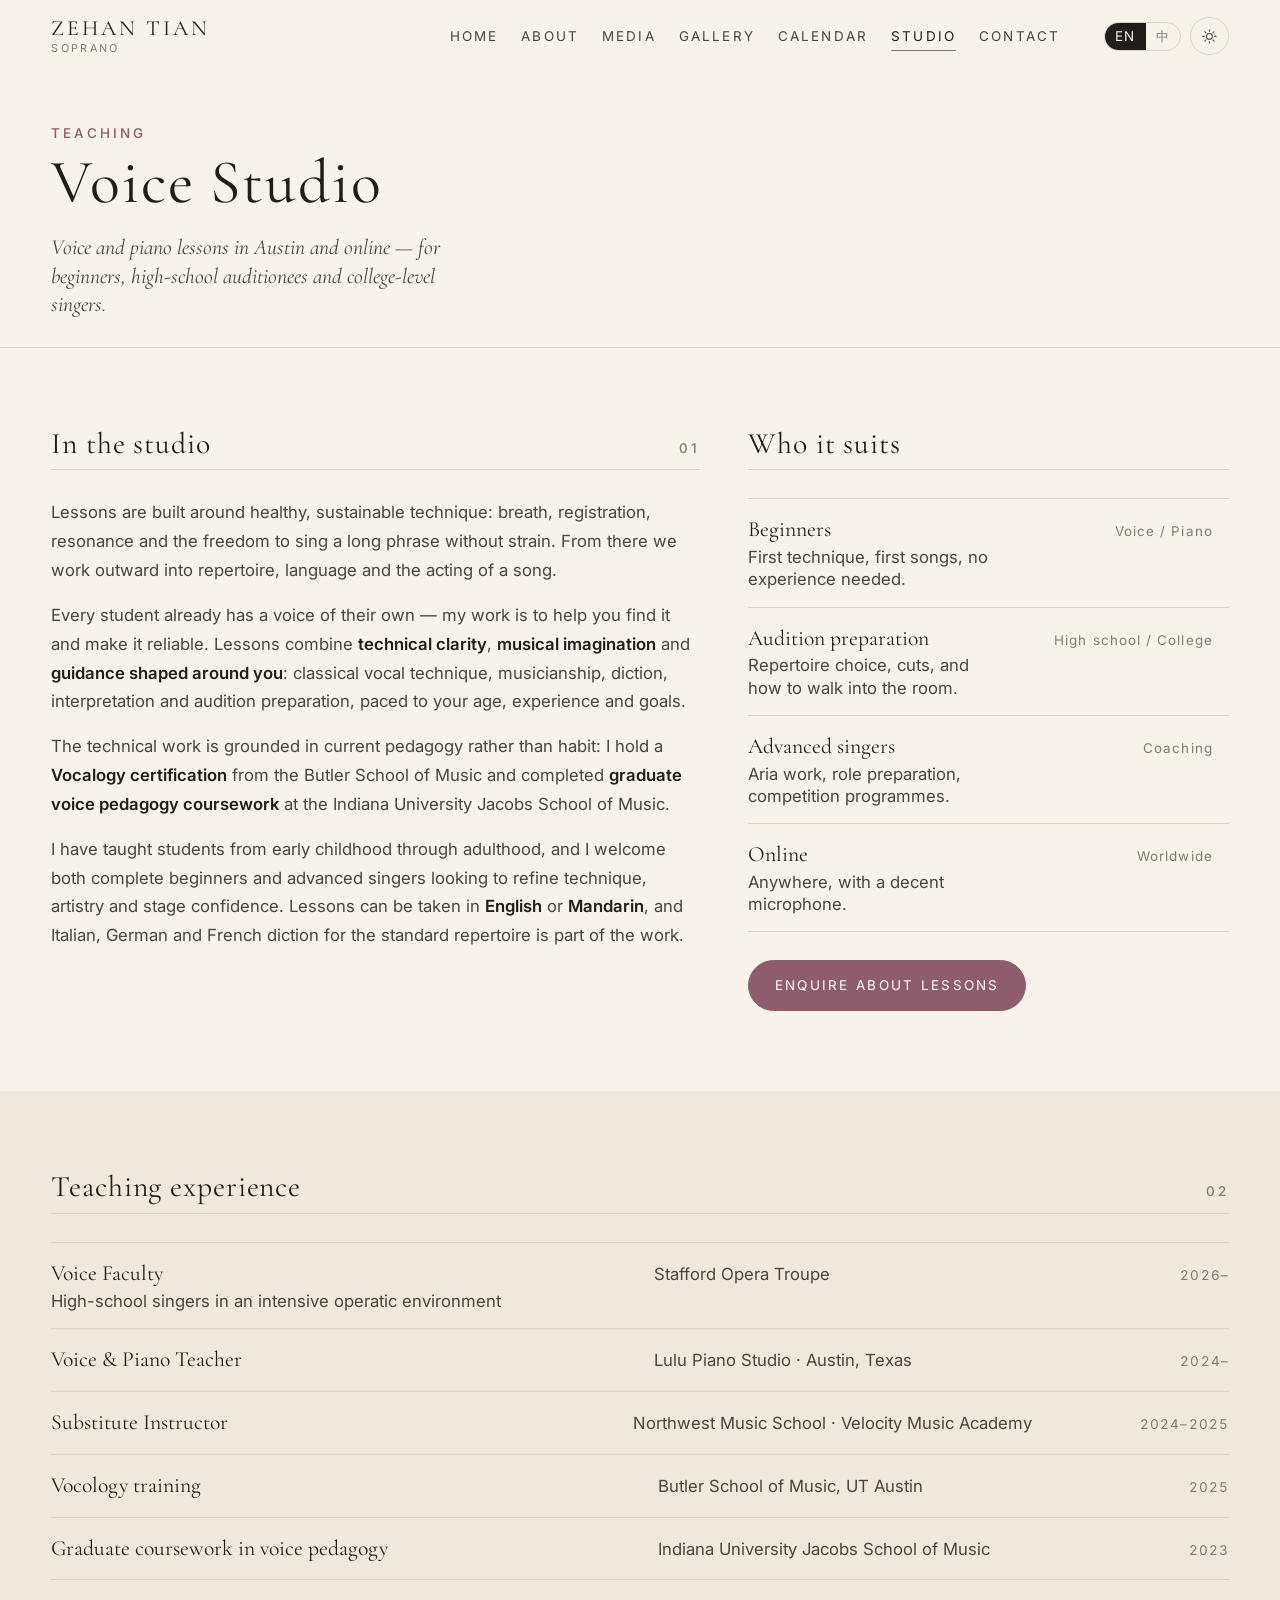
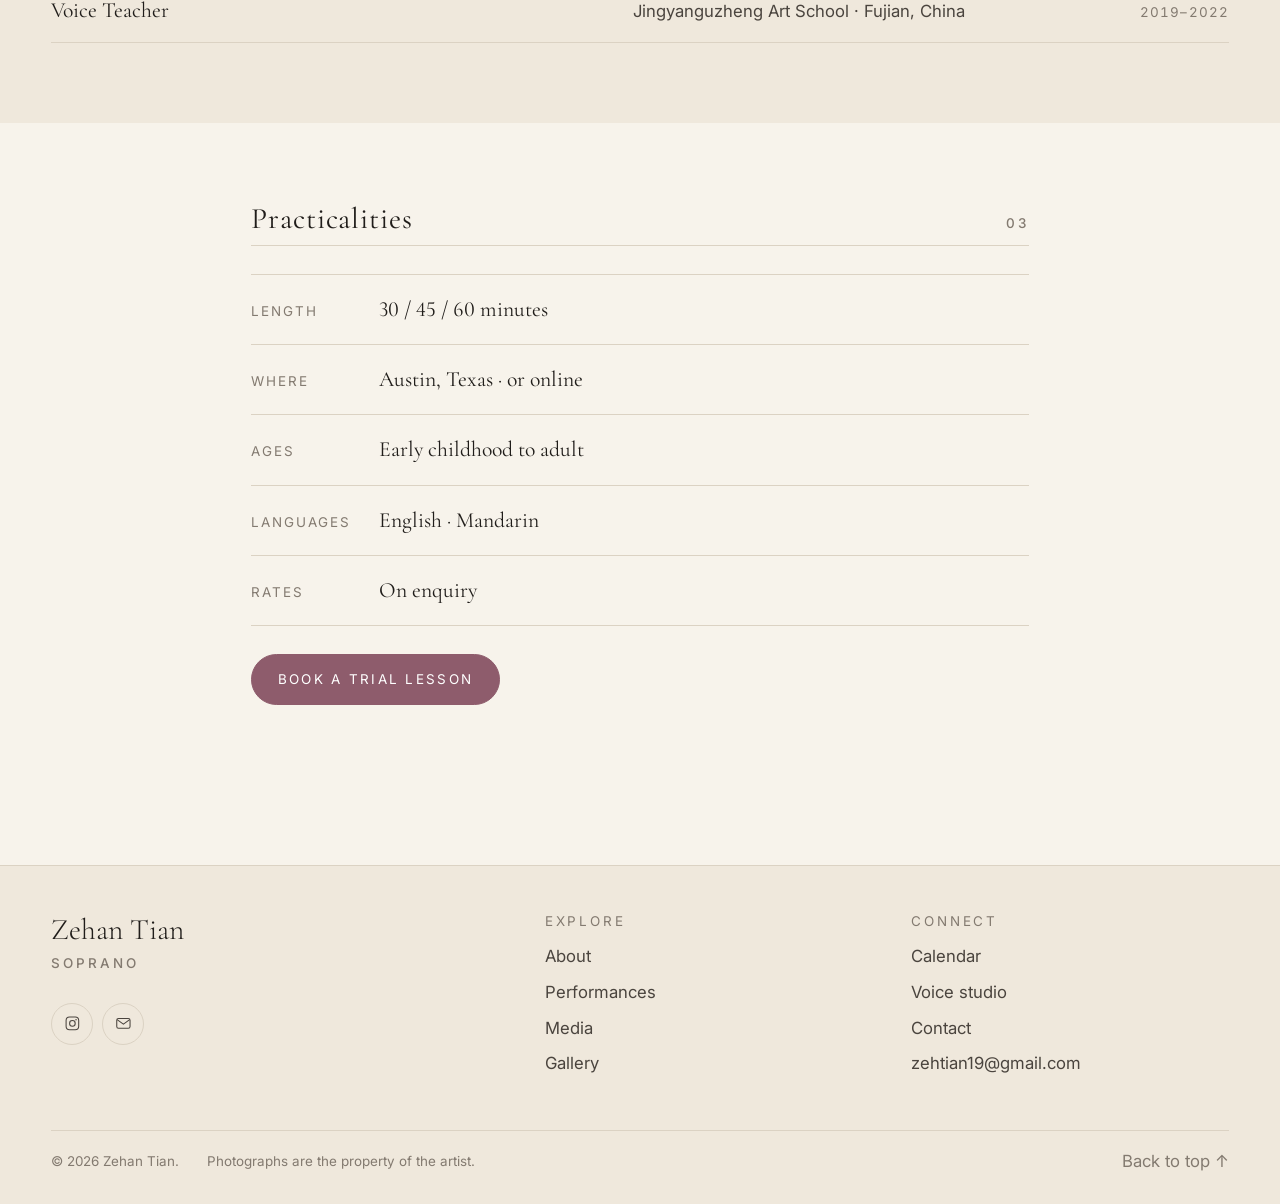
<file: studio.html>
<!DOCTYPE html>
<html lang="en" class="no-js" data-theme="day">
<head>
<meta charset="utf-8">
<meta name="viewport" content="width=device-width, initial-scale=1">
<title>Voice Studio — Zehan Tian, Soprano</title>
<meta name="description" content="Voice and piano lessons in Austin, Texas and online, in English or Mandarin, with the soprano Zehan Tian.">
<meta name="theme-color" content="#F7F3EB">

<!-- Open Graph / social sharing -->
<meta property="og:type" content="website">
<meta property="og:title" content="Voice Studio — Zehan Tian, Soprano">
<meta property="og:description" content="Voice and piano lessons in Austin, Texas and online, in English or Mandarin, with the soprano Zehan Tian.">
<meta property="og:image" content="https://zehan-t.github.io/assets/images/og/og-image.jpg">
<meta property="og:url" content="https://zehan-t.github.io/studio.html">
<meta name="twitter:card" content="summary_large_image">
<link rel="canonical" href="https://zehan-t.github.io/studio.html">

<link rel="preconnect" href="https://fonts.googleapis.com">
<link rel="preconnect" href="https://fonts.gstatic.com" crossorigin>
<link href="https://fonts.googleapis.com/css2?family=Cormorant+Garamond:ital,wght@0,300;0,400;0,500;1,300;1,400&family=Inter:wght@400;500;600&family=Noto+Serif+SC:wght@300;400;500&display=swap" rel="stylesheet">

<link rel="stylesheet" href="assets/css/tokens.css">
<link rel="stylesheet" href="assets/css/base.css">
<link rel="stylesheet" href="assets/css/components.css">

<!-- Set the theme and language before first paint, so the page never flashes
     the wrong one. Mirrors the logic in site.js. -->
<script>
(function () {
  try {
    var t = localStorage.getItem("zt.theme");
    if (!t) t = window.matchMedia("(prefers-color-scheme: dark)").matches ? "night" : "day";
    document.documentElement.setAttribute("data-theme", t);
    var l = localStorage.getItem("zt.lang");
    if (!l) l = (navigator.language || "en").toLowerCase().indexOf("zh") === 0 ? "zh" : "en";
    document.documentElement.setAttribute("lang", l);
  } catch (e) {}
})();
</script>
</head>

<body class="">
<a class="skip-link" href="#main"><span data-lang="en">Skip to content</span><span data-lang="zh">跳到主要内容</span></a>

<!-- ==========================================================================
     HEADER
     This block is identical on every page. If you change the navigation,
     change it in all .html files (see README → "Editing the navigation").
     ======================================================================= -->
<header class="site-header">
  <div class="site-header__inner">
    <a class="wordmark" href="index.html">
      <span data-lang="en">Zehan&nbsp;Tian</span>
      <span data-lang="zh">田泽涵</span>
      <small>
        <span data-lang="en">Soprano</span>
        <span data-lang="zh">女高音</span>
      </small>
    </a>

    <nav class="nav" id="primary-nav" aria-label="Primary">
      <ul class="nav__list">
        <li><a class="nav__link" data-nav="home" href="index.html"><span data-lang="en">Home</span><span data-lang="zh">首页</span></a></li>
        <li><a class="nav__link" data-nav="about" href="about.html"><span data-lang="en">About</span><span data-lang="zh">关于</span></a></li>
        <li><a class="nav__link" data-nav="media" href="media.html"><span data-lang="en">Media</span><span data-lang="zh">影音</span></a></li>
        <li><a class="nav__link" data-nav="gallery" href="gallery.html"><span data-lang="en">Gallery</span><span data-lang="zh">相册</span></a></li>
        <li><a class="nav__link" data-nav="calendar" href="calendar.html"><span data-lang="en">Calendar</span><span data-lang="zh">日程</span></a></li>
        <li><a class="nav__link" data-nav="studio" aria-current="page" href="studio.html"><span data-lang="en">Studio</span><span data-lang="zh">教学</span></a></li>
        <li><a class="nav__link" data-nav="contact" href="contact.html"><span data-lang="en">Contact</span><span data-lang="zh">联系</span></a></li>
      </ul>
    </nav>

    <div class="header-tools">
      <div class="lang-switch" role="group" aria-label="Language">
        <button class="lang-switch__btn" type="button" data-lang-btn="en" aria-pressed="true">EN</button>
        <button class="lang-switch__btn" type="button" data-lang-btn="zh" aria-pressed="false">中</button>
      </div>

      <button class="icon-btn" type="button" data-theme-toggle aria-label="Take the house lights down">
        <!-- day: house lights up -->
        <svg class="icon-day" viewBox="0 0 24 24" fill="none" stroke="currentColor" stroke-width="1.5" aria-hidden="true">
          <circle cx="12" cy="12" r="4.2"/>
          <path d="M12 2.5v2.2M12 19.3v2.2M2.5 12h2.2M19.3 12h2.2M5.3 5.3l1.6 1.6M17.1 17.1l1.6 1.6M18.7 5.3l-1.6 1.6M6.9 17.1l-1.6 1.6" stroke-linecap="round"/>
        </svg>
        <!-- night: house lights down -->
        <svg class="icon-night" viewBox="0 0 24 24" fill="none" stroke="currentColor" stroke-width="1.5" aria-hidden="true">
          <path d="M20.5 14.6A8.7 8.7 0 1 1 9.4 3.5a7 7 0 0 0 11.1 11.1Z" stroke-linecap="round" stroke-linejoin="round"/>
        </svg>
      </button>

      <button class="icon-btn nav-toggle" type="button" data-nav-toggle
              aria-controls="primary-nav" aria-expanded="false" aria-label="Menu">
        <svg viewBox="0 0 24 24" fill="none" stroke="currentColor" stroke-width="1.5" aria-hidden="true">
          <path d="M4 7h16M4 12h16M4 17h16" stroke-linecap="round"/>
        </svg>
      </button>
    </div>
  </div>
</header>

<main id="main">

  <section class="page-head">
    <div class="wrap">
      <p class="label label--accent">
        <span data-lang="en">Teaching</span><span data-lang="zh">教学</span>
      </p>
      <h1>
        <span data-lang="en">Voice Studio</span><span data-lang="zh">声乐工作室</span>
      </h1>
      <p class="lede">
        <span data-lang="en">Voice and piano lessons in Austin and online &mdash; for beginners, high-school auditionees and college-level singers.</span>
        <span data-lang="zh">在奥斯汀及线上教授声乐与钢琴 &mdash;&mdash; 面向初学者、艺考生与音乐院校在读学生。</span>
      </p>
    </div>
  </section>

  <!-- ========================================================================
       IN THE STUDIO
       ===================================================================== -->
  <section class="section">
    <div class="wrap">
      <div class="grid-2 grid-2--wide-left">

        <div class="reveal">
          <div class="section-head">
            <h2><span data-lang="en">In the studio</span><span data-lang="zh">教学内容</span></h2>
            <span class="label"><span data-lang="en">01</span><span data-lang="zh">壹</span></span>
          </div>

          <div class="prose stack">
            <p>
              <span data-lang="en">Lessons are built around healthy, sustainable technique: breath, registration, resonance and the freedom to sing a long phrase without strain. From there we work outward into repertoire, language and the acting of a song.</span>
              <span data-lang="zh">课程以健康、可持续的发声技术为核心：呼吸、换声区、共鸣，以及唱完一个长乐句而不感到勒紧的自由。在此基础上，再延伸到曲目、语言与歌曲的表演处理。</span>
            </p>
            <p>
              <span data-lang="en">Every student already has a voice of their own &mdash; my work is to help you find it and make it reliable. Lessons combine <strong>technical clarity</strong>, <strong>musical imagination</strong> and <strong>guidance shaped around you</strong>: classical vocal technique, musicianship, diction, interpretation and audition preparation, paced to your age, experience and goals.</span>
              <span data-lang="zh">每一位学生都已经拥有属于自己的声音 &mdash;&mdash; 我要做的，是帮你找到它，并让它稳定可靠。课程融合<strong>清晰的技术训练</strong>、<strong>音乐想象力</strong>与<strong>因人而异的指导</strong>：古典声乐技术、音乐素养、语言正音、作品处理与考试准备，并依据年龄、基础与目标调整节奏。</span>
            </p>
            <p>
              <span data-lang="en">The technical work is grounded in current pedagogy rather than habit: I hold a <strong>Vocalogy certification</strong> from the Butler School of Music and completed <strong>graduate voice pedagogy coursework</strong> at the Indiana University Jacobs School of Music.</span>
              <span data-lang="zh">技术训练建立在当代教学法之上，而非经验主义：我持有 Butler 音乐学院的 <strong>Vocalogy（嗓音学）认证</strong>，并在印第安纳大学雅各布斯音乐学院完成<strong>研究生声乐教学法课程</strong>。</span>
            </p>
            <p>
              <span data-lang="en">I have taught students from early childhood through adulthood, and I welcome both complete beginners and advanced singers looking to refine technique, artistry and stage confidence. Lessons can be taken in <strong>English</strong> or <strong>Mandarin</strong>, and Italian, German and French diction for the standard repertoire is part of the work.</span>
              <span data-lang="zh">我教过从幼童到成人的各年龄段学生，既欢迎零基础的初学者，也欢迎希望打磨技术、艺术性与舞台自信的进阶歌者。授课语言可选<strong>英文</strong>或<strong>中文</strong>，标准曲目所需的意大利语、德语、法语正音亦包含在课程内。</span>
            </p>
          </div>
        </div>

        <div class="reveal">
          <div class="section-head">
            <h2><span data-lang="en">Who it suits</span><span data-lang="zh">适合谁</span></h2>
          </div>

          <ul class="ledger">
            <li class="ledger__row">
              <div>
                <div class="ledger__primary">
                  <span data-lang="en">Beginners</span><span data-lang="zh">初学者</span>
                </div>
                <div class="ledger__sub">
                  <span data-lang="en">First technique, first songs, no experience needed.</span>
                  <span data-lang="zh">从零开始的发声与第一批曲目，无需基础。</span>
                </div>
              </div>
              <div class="ledger__meta">
                <span data-lang="en">Voice / Piano</span><span data-lang="zh">声乐 / 钢琴</span>
              </div>
            </li>
            <li class="ledger__row">
              <div>
                <div class="ledger__primary">
                  <span data-lang="en">Audition preparation</span><span data-lang="zh">考试与面试准备</span>
                </div>
                <div class="ledger__sub">
                  <span data-lang="en">Repertoire choice, cuts, and how to walk into the room.</span>
                  <span data-lang="zh">选曲、片段处理，以及如何走进考场。</span>
                </div>
              </div>
              <div class="ledger__meta">
                <span data-lang="en">High school / College</span><span data-lang="zh">高中 / 大学</span>
              </div>
            </li>
            <li class="ledger__row">
              <div>
                <div class="ledger__primary">
                  <span data-lang="en">Advanced singers</span><span data-lang="zh">进阶学生</span>
                </div>
                <div class="ledger__sub">
                  <span data-lang="en">Aria work, role preparation, competition programmes.</span>
                  <span data-lang="zh">咏叹调、角色准备、比赛节目单。</span>
                </div>
              </div>
              <div class="ledger__meta">
                <span data-lang="en">Coaching</span><span data-lang="zh">艺术指导</span>
              </div>
            </li>
            <li class="ledger__row">
              <div>
                <div class="ledger__primary">
                  <span data-lang="en">Online</span><span data-lang="zh">线上课</span>
                </div>
                <div class="ledger__sub">
                  <span data-lang="en">Anywhere, with a decent microphone.</span>
                  <span data-lang="zh">不限地区，建议使用外接麦克风。</span>
                </div>
              </div>
              <div class="ledger__meta">
                <span data-lang="en">Worldwide</span><span data-lang="zh">全球</span>
              </div>
            </li>
          </ul>

          <div class="btn-row">
            <a class="btn btn--primary" href="contact.html">
              <span data-lang="en">Enquire about lessons</span><span data-lang="zh">咨询课程</span>
            </a>
          </div>
        </div>

      </div>
    </div>
  </section>

  <!-- ========================================================================
       TEACHING EXPERIENCE
       ===================================================================== -->
  <section class="section section--panel">
    <div class="wrap">
      <div class="section-head reveal">
        <h2><span data-lang="en">Teaching experience</span><span data-lang="zh">教学经历</span></h2>
        <span class="label"><span data-lang="en">02</span><span data-lang="zh">贰</span></span>
      </div>

      <div class="ledger reveal">

        <div class="ledger__row">
          <div>
            <div class="ledger__primary">
              <span data-lang="en">Voice Faculty</span><span data-lang="zh">声乐教师</span>
            </div>
            <div class="ledger__sub">
              <span data-lang="en">High-school singers in an intensive operatic environment</span>
              <span data-lang="zh">在高强度的歌剧环境中指导高中学生</span>
            </div>
          </div>
          <div class="ledger__secondary">Stafford Opera Troupe</div>
          <div class="ledger__meta">2026&ndash;</div>
        </div>

        <div class="ledger__row">
          <div>
            <div class="ledger__primary">
              <span data-lang="en">Voice &amp; Piano Teacher</span><span data-lang="zh">声乐与钢琴教师</span>
            </div>
          </div>
          <div class="ledger__secondary">Lulu Piano Studio &middot; Austin, Texas</div>
          <div class="ledger__meta">2024&ndash;</div>
        </div>

        <div class="ledger__row">
          <div>
            <div class="ledger__primary">
              <span data-lang="en">Substitute Instructor</span><span data-lang="zh">代课教师</span>
            </div>
          </div>
          <div class="ledger__secondary">Northwest Music School &middot; Velocity Music Academy</div>
          <div class="ledger__meta">2024&ndash;2025</div>
        </div>

        <div class="ledger__row">
          <div>
            <div class="ledger__primary">
              <span data-lang="en">Vocology training</span><span data-lang="zh">嗓音学（Vocology）训练</span>
            </div>
          </div>
          <div class="ledger__secondary">Butler School of Music, UT Austin</div>
          <div class="ledger__meta">2025</div>
        </div>

        <div class="ledger__row">
          <div>
            <div class="ledger__primary">
              <span data-lang="en">Graduate coursework in voice pedagogy</span>
              <span data-lang="zh">研究生声乐教学法课程</span>
            </div>
          </div>
          <div class="ledger__secondary">Indiana University Jacobs School of Music</div>
          <div class="ledger__meta">2023</div>
        </div>

        <div class="ledger__row">
          <div>
            <div class="ledger__primary">
              <span data-lang="en">Voice Teacher</span><span data-lang="zh">声乐教师</span>
            </div>
          </div>
          <div class="ledger__secondary">
            <span data-lang="en">Jingyanguzheng Art School &middot; Fujian, China</span>
            <span data-lang="zh">京研古筝艺术学校 &middot; 中国福建</span>
          </div>
          <div class="ledger__meta">2019&ndash;2022</div>
        </div>

      </div>
    </div>
  </section>

  <!-- ========================================================================
       PRACTICALITIES
       Rates are left as "on enquiry" — put your own numbers in, or delete
       the row if you would rather quote privately.
       ===================================================================== -->
  <section class="section">
    <div class="wrap wrap--narrow reveal">
      <div class="section-head">
        <h2><span data-lang="en">Practicalities</span><span data-lang="zh">课程安排</span></h2>
        <span class="label"><span data-lang="en">03</span><span data-lang="zh">叁</span></span>
      </div>

      <ul class="contact-list">
        <li>
          <span class="k"><span data-lang="en">Length</span><span data-lang="zh">时长</span></span>
          <span class="v">
            <span data-lang="en">30 / 45 / 60 minutes</span>
            <span data-lang="zh">30 / 45 / 60 分钟</span>
          </span>
        </li>
        <li>
          <span class="k"><span data-lang="en">Where</span><span data-lang="zh">地点</span></span>
          <span class="v">
            <span data-lang="en">Austin, Texas &middot; or online</span>
            <span data-lang="zh">德州奥斯汀 &middot; 或线上</span>
          </span>
        </li>
        <li>
          <span class="k"><span data-lang="en">Ages</span><span data-lang="zh">年龄</span></span>
          <span class="v">
            <span data-lang="en">Early childhood to adult</span>
            <span data-lang="zh">幼童至成人</span>
          </span>
        </li>
        <li>
          <span class="k"><span data-lang="en">Languages</span><span data-lang="zh">授课语言</span></span>
          <span class="v">
            <span data-lang="en">English &middot; Mandarin</span>
            <span data-lang="zh">英文 &middot; 中文</span>
          </span>
        </li>
        <li>
          <span class="k"><span data-lang="en">Rates</span><span data-lang="zh">费用</span></span>
          <span class="v">
            <span data-lang="en">On enquiry</span>
            <span data-lang="zh">来函咨询</span>
          </span>
        </li>
      </ul>

      <div class="btn-row">
        <a class="btn btn--primary" href="contact.html">
          <span data-lang="en">Book a trial lesson</span><span data-lang="zh">预约试课</span>
        </a>
      </div>
    </div>
  </section>
</main>

<!-- ==========================================================================
     FOOTER — identical on every page.
     ======================================================================= -->
<footer class="site-footer">
  <div class="wrap">
    <div class="site-footer__grid">

      <div>
        <p class="display" style="font-size: var(--step-2);">
          <span data-lang="en">Zehan Tian</span>
          <span data-lang="zh">田泽涵</span>
        </p>
        <p class="label" style="margin-top: var(--space-2xs);">
          <span data-lang="en">Soprano</span><span data-lang="zh">女高音</span>
        </p>
        <div class="socials" style="margin-top: var(--space-md);">
          <!-- Add more profiles here as you create them. -->
          <a href="https://www.instagram.com/tiancici0519/" target="_blank" rel="noopener" aria-label="Instagram">
            <svg viewBox="0 0 24 24" fill="none" stroke="currentColor" stroke-width="1.5" aria-hidden="true">
              <rect x="3" y="3" width="18" height="18" rx="5"/>
              <circle cx="12" cy="12" r="4"/>
              <circle cx="17.2" cy="6.8" r="1" fill="currentColor" stroke="none"/>
            </svg>
          </a>
          <a href="mailto:zehtian19@gmail.com" aria-label="Email">
            <svg viewBox="0 0 24 24" fill="none" stroke="currentColor" stroke-width="1.5" aria-hidden="true">
              <rect x="2.5" y="5" width="19" height="14" rx="2.5"/>
              <path d="M3.5 7l8.5 6 8.5-6" stroke-linecap="round"/>
            </svg>
          </a>
        </div>
      </div>

      <div>
        <h3><span data-lang="en">Explore</span><span data-lang="zh">浏览</span></h3>
        <ul>
          <li><a href="about.html"><span data-lang="en">About</span><span data-lang="zh">关于</span></a></li>
          <li><a href="calendar.html"><span data-lang="en">Performances</span><span data-lang="zh">演出记录</span></a></li>
          <li><a href="media.html"><span data-lang="en">Media</span><span data-lang="zh">影音</span></a></li>
          <li><a href="gallery.html"><span data-lang="en">Gallery</span><span data-lang="zh">相册</span></a></li>
        </ul>
      </div>

      <div>
        <h3><span data-lang="en">Connect</span><span data-lang="zh">联系</span></h3>
        <ul>
          <li><a href="calendar.html"><span data-lang="en">Calendar</span><span data-lang="zh">日程</span></a></li>
          <li><a href="studio.html"><span data-lang="en">Voice studio</span><span data-lang="zh">声乐教学</span></a></li>
          <li><a href="contact.html"><span data-lang="en">Contact</span><span data-lang="zh">联系方式</span></a></li>
          <li><a href="mailto:zehtian19@gmail.com">zehtian19@gmail.com</a></li>
        </ul>
      </div>

    </div>

    <div class="site-footer__base">
      <span>&copy; <span data-year>2026</span> Zehan Tian.</span>
      <span data-lang="en">Photographs are the property of the artist.</span>
      <span data-lang="zh">照片版权归艺术家所有。</span>
      <a class="to-top" href="#main">
        <span data-lang="en">Back to top &uarr;</span><span data-lang="zh">返回顶部 &uarr;</span>
      </a>
    </div>
  </div>
</footer>

<script src="assets/js/site.js"></script>
</body>
</html>
</file>
<file: assets/css/tokens.css>
/* ============================================================================
   tokens.css — THE ONE FILE TO EDIT WHEN YOU WANT A DIFFERENT LOOK
   ----------------------------------------------------------------------------
   Every colour, typeface, size and rhythm value on the site is declared here
   as a CSS custom property. Change a value here and it changes everywhere.
   Nothing else in the CSS hard-codes a colour or a font.

   The default palette is sampled from the homepage portrait:
     charcoal gown, dusty-rose bouquet, sage-green backlit bokeh, warm ivory.
   ========================================================================= */

:root {
  /* ---- Typefaces --------------------------------------------------------
     Swap these two lines to re-skin the whole site's voice.
     Remember to also update the <link> to Google Fonts in each .html <head>
     if you change to a font that isn't already loaded.                    */
  --font-display: "Cormorant Garamond", "Noto Serif SC", "Songti SC",
                  "Times New Roman", Georgia, serif;
  --font-body: "Inter", "Noto Sans SC", -apple-system, BlinkMacSystemFont,
               "Segoe UI", "Microsoft YaHei", Roboto, Helvetica, Arial, sans-serif;
  --font-mono: "SF Mono", "Cascadia Mono", Consolas, "Liberation Mono", monospace;

  /* ---- Type scale (fluid: min → max, scales with viewport) -------------- */
  --step--1: clamp(0.78rem, 0.76rem + 0.10vw, 0.84rem);
  --step-0:  clamp(0.95rem, 0.92rem + 0.16vw, 1.06rem);
  --step-1:  clamp(1.15rem, 1.08rem + 0.34vw, 1.38rem);
  --step-2:  clamp(1.45rem, 1.31rem + 0.68vw, 1.95rem);
  --step-3:  clamp(1.85rem, 1.58rem + 1.32vw, 2.85rem);
  --step-4:  clamp(2.35rem, 1.83rem + 2.55vw, 4.20rem);
  --step-5:  clamp(2.90rem, 1.80rem + 5.40vw, 7.00rem);

  --leading-tight: 1.08;
  --leading-snug: 1.32;
  --leading-body: 1.72;

  /* Letterspacing for the small-caps "programme label" style */
  --track-label: 0.22em;
  --track-name: 0.03em;

  /* ---- Spacing rhythm --------------------------------------------------- */
  --space-2xs: 0.35rem;
  --space-xs: 0.6rem;
  --space-sm: 1rem;
  --space-md: 1.75rem;
  --space-lg: 3rem;
  --space-xl: 5rem;
  --space-2xl: 8rem;

  /* ---- Layout ----------------------------------------------------------- */
  --measure: 62ch;          /* comfortable reading width for prose */
  --page-max: 1280px;       /* outer container */
  --page-narrow: 880px;     /* article container */
  --gutter: clamp(1.25rem, 4vw, 4rem);
  --nav-h: 4.6rem;

  /* ---- Shape & depth ---------------------------------------------------- */
  --radius-sm: 2px;
  --radius-md: 3px;
  --radius-pill: 999px;
  --hairline: 1px;

  /* ---- Motion ----------------------------------------------------------- */
  --ease-out: cubic-bezier(0.22, 1, 0.36, 1);
  --ease-in-out: cubic-bezier(0.65, 0, 0.35, 1);
  --dur-fast: 180ms;
  --dur-mid: 420ms;
  --dur-slow: 900ms;
}

/* ============================================================================
   DAY — "house lights up". Warm ivory recital programme.
   ========================================================================= */
:root,
html[data-theme="day"] {
  --paper:     #F7F3EB;   /* page background — warm ivory */
  --paper-2:   #EFE8DC;   /* recessed panels, table stripes */
  --paper-3:   #E5DCCC;   /* deeper panel / image placeholder */

  --ink:       #201D1A;   /* headings, primary text */
  --ink-2:     #4A443E;   /* body copy */
  --ink-3:     #837a70;   /* captions, metadata */

  --rule:      #DBD2C3;   /* hairlines, borders */
  --rule-2:    #C6BAA6;   /* emphasised rules */

  --accent:    #8E5C6C;   /* dusty plum-rose — from the bouquet */
  --accent-ink:#FFFFFF;   /* text on top of --accent */
  --accent-2:  #C79FAC;   /* soft rose — hover washes */
  --sage:      #6F7E61;   /* backlit foliage green */
  --gold:      #A8813F;   /* warm rim-light */

  --overlay:   rgba(32, 29, 26, 0.86);   /* lightbox scrim */
  --glass:     rgba(247, 243, 235, 0.82); /* sticky nav backdrop */
  --shadow-sm: 0 1px 2px rgba(32, 29, 26, 0.06),
               0 4px 14px rgba(32, 29, 26, 0.05);
  --shadow-lg: 0 12px 40px rgba(32, 29, 26, 0.13),
               0 2px 8px rgba(32, 29, 26, 0.07);

  color-scheme: light;
}

/* ============================================================================
   NIGHT — "house lights down". The auditorium before the curtain.
   ========================================================================= */
html[data-theme="night"] {
  --paper:     #14120F;
  --paper-2:   #1D1A16;
  --paper-3:   #272219;

  --ink:       #F3EDE2;
  --ink-2:     #C6BCAE;
  --ink-3:     #8C8377;

  --rule:      #332D25;
  --rule-2:    #4A4238;

  --accent:    #D9A5B4;
  --accent-ink:#1A1613;
  --accent-2:  #8E5C6C;
  --sage:      #9AAA88;
  --gold:      #D8B071;

  --overlay:   rgba(8, 7, 6, 0.92);
  --glass:     rgba(20, 18, 15, 0.84);
  --shadow-sm: 0 1px 2px rgba(0, 0, 0, 0.4),
               0 4px 14px rgba(0, 0, 0, 0.3);
  --shadow-lg: 0 14px 44px rgba(0, 0, 0, 0.55),
               0 2px 8px rgba(0, 0, 0, 0.4);

  color-scheme: dark;
}

/* Follow the operating system on first visit, until the visitor picks a side.
   site.js writes data-theme once a choice is made, which wins over this. */
@media (prefers-color-scheme: dark) {
  html:not([data-theme]) {
    --paper:     #14120F;
    --paper-2:   #1D1A16;
    --paper-3:   #272219;
    --ink:       #F3EDE2;
    --ink-2:     #C6BCAE;
    --ink-3:     #8C8377;
    --rule:      #332D25;
    --rule-2:    #4A4238;
    --accent:    #D9A5B4;
    --accent-ink:#1A1613;
    --accent-2:  #8E5C6C;
    --sage:      #9AAA88;
    --gold:      #D8B071;
    --overlay:   rgba(8, 7, 6, 0.92);
    --glass:     rgba(20, 18, 15, 0.84);
    --shadow-sm: 0 1px 2px rgba(0, 0, 0, 0.4),
                 0 4px 14px rgba(0, 0, 0, 0.3);
    --shadow-lg: 0 14px 44px rgba(0, 0, 0, 0.55),
                 0 2px 8px rgba(0, 0, 0, 0.4);
    color-scheme: dark;
  }
}
</file>
<file: assets/css/base.css>
/* ============================================================================
   base.css — reset, typography, layout primitives, bilingual + theme plumbing
   Depends on tokens.css for every value.
   ========================================================================= */

/* ---- Reset ------------------------------------------------------------- */
*,
*::before,
*::after { box-sizing: border-box; }

* { margin: 0; }

html {
  -webkit-text-size-adjust: 100%;
  scroll-behavior: smooth;
  scroll-padding-top: calc(var(--nav-h) + 1rem);
}

body {
  background: var(--paper);
  color: var(--ink-2);
  font-family: var(--font-body);
  font-size: var(--step-0);
  line-height: var(--leading-body);
  font-weight: 400;
  -webkit-font-smoothing: antialiased;
  -moz-osx-font-smoothing: grayscale;
  text-rendering: optimizeLegibility;
  min-height: 100vh;
  overflow-x: hidden;
  transition: background-color var(--dur-mid) var(--ease-out),
              color var(--dur-mid) var(--ease-out);
}

img, picture, video, canvas, svg {
  display: block;
  max-width: 100%;
  height: auto;
}

input, button, textarea, select { font: inherit; color: inherit; }

p, h1, h2, h3, h4, h5, h6 { overflow-wrap: break-word; }

ul, ol { list-style: none; padding: 0; }

/* Visitors who ask for calm get calm. */
@media (prefers-reduced-motion: reduce) {
  html { scroll-behavior: auto; }
  *, *::before, *::after {
    animation-duration: 0.01ms !important;
    animation-iteration-count: 1 !important;
    transition-duration: 0.01ms !important;
  }
}

/* ---- Typography -------------------------------------------------------- */
h1, h2, h3, h4 {
  font-family: var(--font-display);
  color: var(--ink);
  font-weight: 400;
  line-height: var(--leading-tight);
  letter-spacing: var(--track-name);
}

h1 { font-size: var(--step-4); }
h2 { font-size: var(--step-3); }
h3 { font-size: var(--step-2); }
h4 { font-size: var(--step-1); }

/* The "programme label" — small, letterspaced, uppercase. Used above every
   section to give the site its recital-programme voice. */
.label {
  font-family: var(--font-body);
  font-size: var(--step--1);
  font-weight: 500;
  text-transform: uppercase;
  letter-spacing: var(--track-label);
  color: var(--ink-3);
  display: block;
}

.label--accent { color: var(--accent); }

/* Big display serif, used for the name and section openers */
.display {
  font-family: var(--font-display);
  font-weight: 300;
  line-height: var(--leading-tight);
  color: var(--ink);
}

.lede {
  font-size: var(--step-1);
  line-height: var(--leading-snug);
  color: var(--ink-2);
  font-family: var(--font-display);
  font-style: italic;
}

.prose { max-width: var(--measure); }
.prose p + p { margin-top: var(--space-sm); }
.prose strong { color: var(--ink); font-weight: 600; }
.prose em { font-style: italic; }

/* Opera titles, foreign-language works — italic serif everywhere. */
cite, .work { font-style: italic; font-family: var(--font-display); }

a {
  color: inherit;
  text-decoration-color: var(--rule-2);
  text-decoration-thickness: var(--hairline);
  text-underline-offset: 0.22em;
  transition: color var(--dur-fast) var(--ease-out),
              text-decoration-color var(--dur-fast) var(--ease-out);
}
a:hover { color: var(--accent); text-decoration-color: var(--accent); }

:focus-visible {
  outline: 2px solid var(--accent);
  outline-offset: 3px;
  border-radius: var(--radius-sm);
}

/* ---- Layout primitives -------------------------------------------------- */
.wrap {
  width: 100%;
  max-width: var(--page-max);
  margin-inline: auto;
  padding-inline: var(--gutter);
}

.wrap--narrow { max-width: var(--page-narrow); }

.section { padding-block: var(--space-xl); }
.section--tight { padding-block: var(--space-lg); }
.section--loose { padding-block: var(--space-2xl); }
.section--panel { background: var(--paper-2); }

/* A hairline that carries a label, used to open sections. */
.section-head {
  display: flex;
  align-items: baseline;
  gap: var(--space-sm);
  padding-bottom: var(--space-xs);
  border-bottom: var(--hairline) solid var(--rule);
  margin-bottom: var(--space-md);
}
.section-head h2 { font-size: var(--step-2); }
.section-head .label { margin-left: auto; white-space: nowrap; }

.stack > * + * { margin-top: var(--space-sm); }
.stack-md > * + * { margin-top: var(--space-md); }
.stack-lg > * + * { margin-top: var(--space-lg); }

.grid-2 {
  display: grid;
  gap: var(--space-lg);
  grid-template-columns: 1fr;
}
@media (min-width: 800px) {
  .grid-2 { grid-template-columns: repeat(2, 1fr); }
  .grid-2--wide-left { grid-template-columns: 1.35fr 1fr; }
  .grid-2--wide-right { grid-template-columns: 1fr 1.35fr; }
}

.grid-3 {
  display: grid;
  gap: var(--space-md);
  grid-template-columns: 1fr;
}
@media (min-width: 640px) { .grid-3 { grid-template-columns: repeat(2, 1fr); } }
@media (min-width: 960px) { .grid-3 { grid-template-columns: repeat(3, 1fr); } }

.center-text { text-align: center; }
.mx-auto { margin-inline: auto; }

/* Screen-reader-only, but focusable (skip link) */
.sr-only {
  position: absolute;
  width: 1px; height: 1px;
  padding: 0; margin: -1px;
  overflow: hidden;
  clip: rect(0 0 0 0);
  white-space: nowrap;
  border: 0;
}
.skip-link {
  position: absolute;
  top: 0; left: 50%;
  transform: translate(-50%, -120%);
  z-index: 200;
  background: var(--accent);
  color: var(--accent-ink);
  padding: 0.7rem 1.4rem;
  font-size: var(--step--1);
  letter-spacing: var(--track-label);
  text-transform: uppercase;
  text-decoration: none;
  transition: transform var(--dur-fast) var(--ease-out);
}
.skip-link:focus { transform: translate(-50%, 0); color: var(--accent-ink); }

/* ============================================================================
   BILINGUAL — pure CSS language switching.
   ----------------------------------------------------------------------------
   Write both languages side by side in the HTML:

       <p>
         <span data-lang="en">To sing is to answer.</span>
         <span data-lang="zh">歌唱是一种回应。</span>
       </p>

   Whichever language <html lang="..."> is set to is the one that shows.
   No translation keys, no drift, and both languages sit next to each other
   in the source so they are easy to keep in sync. With JavaScript disabled
   both simply render — degraded, but never broken.
   ========================================================================= */
html[lang^="en"] [data-lang="zh"] { display: none; }
html[lang^="zh"] [data-lang="en"] { display: none; }

/* Chinese wants a little more line-height. */
html[lang^="zh"] body { line-height: 1.85; }

/* There is no true italic Chinese: browsers fake it by slanting the glyphs,
   which reads as a rendering fault rather than emphasis. So the Chinese spans
   are set upright — and only those spans, which leaves the English side of the
   site with its italics intact. */
html[lang^="zh"] [data-lang="zh"] {
  font-style: normal;
  letter-spacing: 0.02em;
}

/* Exception: an opera title is italic in every language. When a Latin title
   sits inside a Chinese sentence it keeps its italics. */
html[lang^="zh"] [data-lang="zh"] cite,
html[lang^="zh"] [data-lang="zh"] .work { font-style: italic; }
</file>
<file: assets/css/components.css>
/* ============================================================================
   components.css — every visible piece of furniture on the site.
   Ordered roughly the way you meet them: nav → hero → content → footer.
   ========================================================================= */

/* ============================================================================
   1. SITE HEADER / NAVIGATION
   ========================================================================= */
.site-header {
  position: fixed;
  inset: 0 0 auto 0;
  z-index: 100;
  height: var(--nav-h);
  display: flex;
  align-items: center;
  background: transparent;
  transition: background-color var(--dur-mid) var(--ease-out),
              border-color var(--dur-mid) var(--ease-out),
              backdrop-filter var(--dur-mid) var(--ease-out);
  border-bottom: var(--hairline) solid transparent;
}

/* site.js adds .is-stuck once the page scrolls past the hero lip. */
.site-header.is-stuck {
  background: var(--glass);
  -webkit-backdrop-filter: blur(14px) saturate(140%);
  backdrop-filter: blur(14px) saturate(140%);
  border-bottom-color: var(--rule);
}

.site-header__inner {
  width: 100%;
  max-width: var(--page-max);
  margin-inline: auto;
  padding-inline: var(--gutter);
  display: flex;
  align-items: center;
  gap: var(--space-md);
}

/* Wordmark ---------------------------------------------------------------- */
.wordmark {
  font-family: var(--font-display);
  font-size: var(--step-1);
  letter-spacing: 0.14em;
  text-transform: uppercase;
  color: var(--ink);
  text-decoration: none;
  white-space: nowrap;
  line-height: 1;
}
.wordmark:hover { color: var(--accent); }
.wordmark small {
  display: block;
  font-family: var(--font-body);
  font-size: 0.5em;
  letter-spacing: var(--track-label);
  color: var(--ink-3);
  margin-top: 0.35em;
}

/* Primary nav ------------------------------------------------------------- */
.nav { margin-left: auto; }

.nav__list {
  display: flex;
  align-items: center;
  gap: clamp(0.9rem, 1.8vw, 2rem);
}

.nav__link {
  position: relative;
  font-size: var(--step--1);
  text-transform: uppercase;
  letter-spacing: 0.16em;
  color: var(--ink-2);
  text-decoration: none;
  padding-block: 0.4rem;
  white-space: nowrap;
}
.nav__link::after {
  content: "";
  position: absolute;
  left: 0; bottom: 0;
  width: 100%;
  height: var(--hairline);
  background: var(--accent);
  transform: scaleX(0);
  transform-origin: left;
  transition: transform var(--dur-mid) var(--ease-out);
}
.nav__link:hover { color: var(--ink); }
.nav__link:hover::after { transform: scaleX(1); }

/* Mark the current page — set aria-current="page" in the HTML. */
.nav__link[aria-current="page"] { color: var(--ink); }
.nav__link[aria-current="page"]::after {
  transform: scaleX(1);
  background: var(--ink-3);
}

/* Header utilities: language + house lights + mobile toggle --------------- */
.header-tools {
  display: flex;
  align-items: center;
  gap: var(--space-xs);
  margin-left: var(--space-sm);
}

.icon-btn {
  display: grid;
  place-items: center;
  width: 2.4rem;
  height: 2.4rem;
  border: var(--hairline) solid var(--rule);
  border-radius: var(--radius-pill);
  background: transparent;
  color: var(--ink-2);
  cursor: pointer;
  transition: border-color var(--dur-fast) var(--ease-out),
              color var(--dur-fast) var(--ease-out),
              background-color var(--dur-fast) var(--ease-out);
}
.icon-btn:hover {
  border-color: var(--accent);
  color: var(--accent);
  background: color-mix(in srgb, var(--accent) 8%, transparent);
}
.icon-btn svg { width: 1.05rem; height: 1.05rem; }

/* Language switch — a tiny two-state pill: EN | 中 */
.lang-switch {
  display: flex;
  align-items: center;
  border: var(--hairline) solid var(--rule);
  border-radius: var(--radius-pill);
  overflow: hidden;
}
.lang-switch__btn {
  border: 0;
  background: transparent;
  color: var(--ink-3);
  font-size: var(--step--1);
  letter-spacing: 0.1em;
  padding: 0.42rem 0.62rem;
  cursor: pointer;
  line-height: 1;
  transition: background-color var(--dur-fast) var(--ease-out),
              color var(--dur-fast) var(--ease-out);
}
.lang-switch__btn[aria-pressed="true"] {
  background: var(--ink);
  color: var(--paper);
}
.lang-switch__btn:hover:not([aria-pressed="true"]) { color: var(--ink); }

/* The two house-lights glyphs swap depending on the active theme. */
.icon-btn .icon-night { display: none; }
html[data-theme="night"] .icon-btn .icon-day { display: none; }
html[data-theme="night"] .icon-btn .icon-night { display: block; }
@media (prefers-color-scheme: dark) {
  html:not([data-theme]) .icon-btn .icon-day { display: none; }
  html:not([data-theme]) .icon-btn .icon-night { display: block; }
}

/* Hamburger -------------------------------------------------------------- */
.nav-toggle { display: none; }

@media (max-width: 1000px) {
  .nav-toggle { display: grid; }

  .nav {
    position: fixed;
    inset: var(--nav-h) 0 auto 0;
    background: var(--paper);
    border-bottom: var(--hairline) solid var(--rule);
    box-shadow: var(--shadow-lg);
    margin: 0;
    max-height: 0;
    overflow: hidden;
    transition: max-height var(--dur-mid) var(--ease-in-out);
  }
  .nav.is-open { max-height: min(78vh, 40rem); overflow-y: auto; }

  .nav__list {
    flex-direction: column;
    align-items: stretch;
    gap: 0;
    padding: var(--space-xs) var(--gutter) var(--space-md);
  }
  .nav__link {
    display: block;
    padding-block: 0.95rem;
    border-bottom: var(--hairline) solid var(--rule);
    font-size: var(--step-0);
    letter-spacing: 0.12em;
  }
  .nav__link::after { display: none; }
  .nav__link[aria-current="page"] { color: var(--accent); }
}

/* ============================================================================
   2. HERO — the cover photograph, full bleed
   ----------------------------------------------------------------------------
   The homepage portrait is a wide studio shot with the singer on the right and
   a large sweep of empty slate-blue on the left. It was clearly framed with
   copy space in mind, so the photograph runs full bleed and the type sits in
   that empty half.

   That left area is a mid-tone slate (#667C93) — too dark for ink, too light
   for white. Rather than fight it, the hero is always treated as a lit stage:
   a dark scrim over the photograph and light type on top, in BOTH the day and
   night themes. The three locals below are the hero's own palette, so nothing
   here depends on which theme is active.
   ========================================================================= */
.hero {
  position: relative;
  isolation: isolate;
  overflow: hidden;

  --hero-ink:    #F7F2EB;
  --hero-ink-2:  #D5CCC1;
  --hero-accent: #E8BAC6;
  --hero-dark:   14, 18, 24;   /* rgb triplet for the scrim */
}

/* --- the photograph ----------------------------------------------------- */
.hero__media {
  position: absolute;
  inset: 0;
  z-index: -2;
  display: block;
}
.hero__media img {
  width: 100%;
  height: 100%;
  object-fit: cover;
  /* keep her face in frame as the box changes shape */
  object-position: 64% 28%;
  animation: hero-settle 1.8s var(--ease-out) both;
}
@keyframes hero-settle {
  from { opacity: 0; transform: scale(1.04); }
  to   { opacity: 1; transform: scale(1); }
}

/* --- the scrim ----------------------------------------------------------
   Narrow screens read bottom-up (type sits under the face); wide screens
   read left-to-right (type sits in the empty half). */
.hero::after {
  content: "";
  position: absolute;
  inset: 0;
  z-index: -1;
  background: linear-gradient(
    to top,
    rgba(var(--hero-dark), 0.90) 0%,
    rgba(var(--hero-dark), 0.70) 34%,
    rgba(var(--hero-dark), 0.26) 66%,
    rgba(var(--hero-dark), 0.10) 100%);
}

/* On narrow screens the copy sits at the bottom. The hero is kept tall enough
   that the type clears her face rather than landing across it — the portrait
   crop puts the face at roughly 38% of the frame. */
.hero__inner {
  position: relative;
  display: grid;
  align-content: end;
  min-height: min(96vh, 860px);
  padding-top: calc(var(--nav-h) + var(--space-lg));
  padding-bottom: var(--space-lg);
}

@media (min-width: 900px) {
  .hero::after {
    background: linear-gradient(
      100deg,
      rgba(var(--hero-dark), 0.92) 0%,
      rgba(var(--hero-dark), 0.80) 28%,
      rgba(var(--hero-dark), 0.46) 50%,
      rgba(var(--hero-dark), 0.12) 72%,
      rgba(var(--hero-dark), 0.00) 90%);
  }
  .hero__inner {
    align-content: center;
    min-height: min(88vh, 880px);
    padding-bottom: var(--space-xl);
  }
  .hero__copy { max-width: min(46%, 34rem); }
}

/* --- hero type ----------------------------------------------------------- */
.hero .label--accent { color: var(--hero-accent); }

.hero__name {
  font-family: var(--font-display);
  font-weight: 300;
  font-size: var(--step-5);
  line-height: 0.94;
  color: var(--hero-ink);
  letter-spacing: -0.005em;
  text-wrap: balance;
}
.hero__name span { display: block; }
.hero__name .given { font-style: italic; }
.hero__name .family {
  text-transform: uppercase;
  letter-spacing: 0.06em;
  font-weight: 400;
}

/* The wide tracking here is the point, but at 0.42em this line is ~400px of
   unbreakable text — on a narrow phone that would push the grid wider than the
   viewport. Both size and tracking are fluid so it always fits. */
.hero__voice {
  margin-top: var(--space-sm);
  font-size: clamp(0.7rem, 2.4vw, var(--step-0));
  text-transform: uppercase;
  letter-spacing: clamp(0.14em, 1.1vw, 0.42em);
  color: var(--hero-accent);
}

.hero__epigraph {
  margin-top: var(--space-md);
  max-width: 40ch;
  font-family: var(--font-display);
  font-style: italic;
  font-size: var(--step-1);
  line-height: var(--leading-snug);
  color: var(--hero-ink-2);
}

/* --- the breath line ----------------------------------------------------
   A single stroked wave that draws itself once on load: the site's small
   nod to the voice. Decorative, hidden from assistive tech. */
.breath {
  margin-top: var(--space-md);
  width: min(100%, 26rem);
  height: 2.2rem;
  overflow: visible;
}
.breath path {
  fill: none;
  stroke: var(--hero-accent);
  stroke-width: 1.4;
  stroke-linecap: round;
  opacity: 0.85;
  stroke-dasharray: 620;
  stroke-dashoffset: 620;
  animation: breath-draw 2.6s var(--ease-out) 0.35s forwards;
}
@keyframes breath-draw { to { stroke-dashoffset: 0; } }

@media (prefers-reduced-motion: reduce) {
  .breath path { stroke-dashoffset: 0; animation: none; }
  .hero__media img { animation: none; }
}

/* --- buttons on the dark hero -------------------------------------------
   The page buttons are ink-on-paper, which disappears here. */
.hero .btn--primary {
  background: var(--hero-accent);
  border-color: var(--hero-accent);
  color: #1A1613;
}
.hero .btn--primary:hover {
  background: var(--hero-ink);
  border-color: var(--hero-ink);
  color: #1A1613;
}
.hero .btn--ghost {
  border-color: rgba(247, 242, 235, 0.45);
  color: var(--hero-ink);
}
.hero .btn--ghost:hover {
  background: var(--hero-ink);
  border-color: var(--hero-ink);
  color: #14120F;
}

.hero__credit {
  margin-top: var(--space-md);
  font-size: var(--step--1);
  color: rgba(247, 242, 235, 0.62);
  letter-spacing: 0.06em;
}

/* ============================================================================
   2b. HEADER OVER THE HERO
   ----------------------------------------------------------------------------
   On the homepage the navigation floats over a dark photograph until the page
   scrolls, so its ink-coloured type would vanish. <body class="page-home">
   flips it to light for exactly that state.
   ========================================================================= */
.page-home .site-header:not(.is-stuck) .wordmark { color: #F7F2EB; }
.page-home .site-header:not(.is-stuck) .wordmark small { color: rgba(247, 242, 235, 0.68); }

.page-home .site-header:not(.is-stuck) .icon-btn,
.page-home .site-header:not(.is-stuck) .lang-switch {
  border-color: rgba(247, 242, 235, 0.38);
  color: #F7F2EB;
}
.page-home .site-header:not(.is-stuck) .lang-switch__btn { color: rgba(247, 242, 235, 0.68); }
.page-home .site-header:not(.is-stuck) .lang-switch__btn[aria-pressed="true"] {
  background: #F7F2EB;
  color: #14120F;
}
.page-home .site-header:not(.is-stuck) .icon-btn:hover {
  border-color: #F7F2EB;
  color: #F7F2EB;
  background: rgba(247, 242, 235, 0.14);
}

/* Only above the mobile breakpoint — below it these links live in the paper
   drawer, where light type would be invisible. */
@media (min-width: 1001px) {
  .page-home .site-header:not(.is-stuck) .nav__link { color: rgba(247, 242, 235, 0.82); }
  .page-home .site-header:not(.is-stuck) .nav__link:hover { color: #FFF; }
  .page-home .site-header:not(.is-stuck) .nav__link[aria-current="page"] { color: #FFF; }
  .page-home .site-header:not(.is-stuck) .nav__link[aria-current="page"]::after {
    background: rgba(247, 242, 235, 0.8);
  }
}

/* ============================================================================
   3. BUTTONS
   ========================================================================= */
.btn {
  display: inline-flex;
  align-items: center;
  gap: 0.6rem;
  padding: 0.82rem 1.6rem;
  font-size: var(--step--1);
  text-transform: uppercase;
  letter-spacing: 0.17em;
  text-decoration: none;
  border: var(--hairline) solid var(--ink);
  border-radius: var(--radius-pill);
  color: var(--ink);
  background: transparent;
  cursor: pointer;
  transition: background-color var(--dur-fast) var(--ease-out),
              color var(--dur-fast) var(--ease-out),
              border-color var(--dur-fast) var(--ease-out),
              transform var(--dur-fast) var(--ease-out);
}
.btn:hover {
  background: var(--ink);
  color: var(--paper);
  border-color: var(--ink);
  transform: translateY(-1px);
}
.btn--primary {
  background: var(--accent);
  border-color: var(--accent);
  color: var(--accent-ink);
}
.btn--primary:hover {
  background: color-mix(in srgb, var(--accent) 82%, var(--ink));
  border-color: transparent;
  color: var(--accent-ink);
}
.btn--ghost { border-color: var(--rule-2); color: var(--ink-2); }

.btn-row {
  display: flex;
  flex-wrap: wrap;
  gap: var(--space-xs);
  margin-top: var(--space-md);
}

/* A quiet text link with a moving arrow. */
.link-more {
  display: inline-flex;
  align-items: center;
  gap: 0.5rem;
  font-size: var(--step--1);
  text-transform: uppercase;
  letter-spacing: 0.17em;
  text-decoration: none;
  color: var(--accent);
}
.link-more::after {
  content: "→";
  transition: transform var(--dur-fast) var(--ease-out);
}
.link-more:hover::after { transform: translateX(0.3rem); }

/* ============================================================================
   4. "NOW" STRIP — what she is singing next, above everything else.
   ========================================================================= */
.now {
  border-block: var(--hairline) solid var(--rule);
  background: var(--paper-2);
}
.now__inner {
  display: flex;
  flex-wrap: wrap;
  align-items: baseline;
  gap: var(--space-xs) var(--space-md);
  padding-block: var(--space-sm);
}
.now__tag {
  display: inline-flex;
  align-items: center;
  gap: 0.5rem;
  font-size: var(--step--1);
  text-transform: uppercase;
  letter-spacing: var(--track-label);
  color: var(--accent);
}
/* A slow pulsing dot — "on sale now" energy, kept very quiet. */
.now__dot {
  width: 0.45rem; height: 0.45rem;
  border-radius: 50%;
  background: var(--accent);
  animation: now-pulse 2.8s var(--ease-in-out) infinite;
}
@keyframes now-pulse {
  0%, 100% { opacity: 1; transform: scale(1); }
  50%      { opacity: 0.35; transform: scale(0.8); }
}
.now__text { font-family: var(--font-display); font-size: var(--step-1); color: var(--ink); }
.now__meta { font-size: var(--step--1); color: var(--ink-3); letter-spacing: 0.06em; }
.now__inner .link-more { margin-left: auto; }

/* ============================================================================
   5. THE PROGRAMME LEDGER — repertoire, awards, education, credits.
   ----------------------------------------------------------------------------
   A ruled two- or three-column list set like the back page of a recital
   programme, with leader dots between the entry and its year.
   ========================================================================= */
.ledger { border-top: var(--hairline) solid var(--rule); }

.ledger__row {
  display: grid;
  grid-template-columns: 1fr auto;
  gap: var(--space-2xs) var(--space-sm);
  align-items: baseline;
  padding-block: var(--space-sm);
  border-bottom: var(--hairline) solid var(--rule);
  transition: background-color var(--dur-fast) var(--ease-out);
}
.ledger__row:hover { background: color-mix(in srgb, var(--accent) 5%, transparent); }

@media (min-width: 700px) {
  .ledger__row {
    grid-template-columns: minmax(0, 1.15fr) minmax(0, 1fr) auto;
  }
}

.ledger__primary {
  font-family: var(--font-display);
  font-size: var(--step-1);
  color: var(--ink);
  line-height: var(--leading-snug);
}
/* A quieter second line under the primary entry — the work and its composer. */
.ledger__sub {
  margin-top: 0.15rem;
  font-size: var(--step-0);
  color: var(--ink-2);
  line-height: var(--leading-snug);
}

.ledger__secondary {
  font-size: var(--step-0);
  color: var(--ink-2);
}
.ledger__meta {
  font-size: var(--step--1);
  color: var(--ink-3);
  letter-spacing: 0.08em;
  font-variant-numeric: tabular-nums;
  white-space: nowrap;
  text-align: right;
}

/* A small marker for covers / roles studied rather than performed. */
.tag {
  display: inline-block;
  font-family: var(--font-body);
  font-size: 0.66rem;
  text-transform: uppercase;
  letter-spacing: 0.14em;
  padding: 0.16rem 0.5rem;
  border: var(--hairline) solid var(--rule-2);
  border-radius: var(--radius-pill);
  color: var(--ink-3);
  vertical-align: 0.16em;
  margin-left: 0.45rem;
  font-style: normal;
}
.tag--accent { border-color: var(--accent); color: var(--accent); }

/* ============================================================================
   6. CREDIT COLUMNS — directors / teachers / conductors / coaches
   ========================================================================= */
.credits {
  display: grid;
  gap: var(--space-md);
  grid-template-columns: 1fr;
}
@media (min-width: 560px) { .credits { grid-template-columns: repeat(2, 1fr); } }
@media (min-width: 940px) { .credits { grid-template-columns: repeat(4, 1fr); } }

.credits__col { border-top: var(--hairline) solid var(--rule-2); padding-top: var(--space-xs); }
.credits__col h3 {
  font-family: var(--font-body);
  font-size: var(--step--1);
  text-transform: uppercase;
  letter-spacing: var(--track-label);
  color: var(--ink-3);
  margin-bottom: var(--space-xs);
}
.credits__col li {
  font-family: var(--font-display);
  font-size: var(--step-0);
  color: var(--ink);
  padding-block: 0.28rem;
}
.credits__col li em {
  font-family: var(--font-body);
  font-style: normal;
  font-size: 0.68rem;
  text-transform: uppercase;
  letter-spacing: 0.12em;
  color: var(--accent);
  margin-left: 0.35rem;
}

/* ============================================================================
   7. CALENDAR — playbill dates with oversized day numerals
   ========================================================================= */
.dates { border-top: var(--hairline) solid var(--rule); }

.date-row {
  display: grid;
  grid-template-columns: 5rem 1fr;
  gap: var(--space-sm) var(--space-md);
  align-items: start;
  padding-block: var(--space-md);
  border-bottom: var(--hairline) solid var(--rule);
}
@media (min-width: 820px) {
  .date-row { grid-template-columns: 6rem 1fr auto; align-items: center; }
}

.date-row__when { text-align: center; line-height: 1; }
.date-row__day {
  display: block;
  font-family: var(--font-display);
  font-size: var(--step-3);
  color: var(--ink);
  font-variant-numeric: lining-nums tabular-nums;
}
/* When a date isn't fixed yet, the year becomes the headline instead of the
   day. Four digits need a smaller size to sit in the same column. */
.date-row__day--year {
  font-size: var(--step-2);
  letter-spacing: 0.005em;
}

.date-row__month {
  display: block;
  margin-top: 0.3rem;
  font-size: var(--step--1);
  text-transform: uppercase;
  letter-spacing: 0.18em;
  color: var(--accent);
}
.date-row__year {
  display: block;
  margin-top: 0.15rem;
  font-size: 0.68rem;
  letter-spacing: 0.14em;
  color: var(--ink-3);
  font-variant-numeric: tabular-nums;
}

.date-row__what h3 { font-size: var(--step-1); }
.date-row__role { color: var(--accent); font-size: var(--step-0); }
.date-row__where {
  margin-top: var(--space-2xs);
  font-size: var(--step--1);
  color: var(--ink-3);
  letter-spacing: 0.05em;
}

/* site.js stamps .is-past on any date that has already happened. */
.date-row.is-past { opacity: 0.52; }
.date-row.is-past .date-row__month { color: var(--ink-3); }
.date-row.is-past .date-row__role { color: var(--ink-3); }

/* ============================================================================
   8. GALLERY — CSS-columns masonry, no library
   ========================================================================= */
.masonry {
  columns: 1;
  column-gap: var(--space-sm);
}
@media (min-width: 620px) { .masonry { columns: 2; } }
@media (min-width: 1040px) { .masonry { columns: 3; } }

.masonry__item {
  break-inside: avoid;
  margin-bottom: var(--space-sm);
}

.gallery-heading {
  margin-bottom: var(--space-md);
  max-width: 44rem;
}
.gallery-heading .label { margin-bottom: var(--space-2xs); }
.gallery-heading h2 { font-size: var(--step-3); }
.gallery-heading > p:last-child {
  margin-top: var(--space-2xs);
  color: var(--ink-3);
  letter-spacing: 0.04em;
}
.gallery-group {
  margin-top: var(--space-xl);
  padding-top: var(--space-lg);
  border-top: var(--hairline) solid var(--rule);
}

.photo {
  position: relative;
  display: block;
  width: 100%;
  border: 0;
  padding: 0;
  background: var(--paper-3);
  border-radius: var(--radius-md);
  overflow: hidden;
  cursor: zoom-in;
  line-height: 0;
}
.photo img {
  width: 100%;
  transition: transform var(--dur-slow) var(--ease-out),
              filter var(--dur-mid) var(--ease-out);
}
.photo:hover img { transform: scale(1.035); filter: saturate(1.06); }

/* Caption slides up on hover / focus. */
.photo__caption {
  position: absolute;
  inset: auto 0 0 0;
  padding: 2.6rem 1rem 0.9rem;
  background: linear-gradient(to top, rgba(20, 18, 15, 0.78), transparent);
  color: #fff;
  font-size: var(--step--1);
  letter-spacing: 0.06em;
  line-height: 1.4;
  text-align: left;
  opacity: 0;
  transform: translateY(0.5rem);
  transition: opacity var(--dur-mid) var(--ease-out),
              transform var(--dur-mid) var(--ease-out);
}
.photo:hover .photo__caption,
.photo:focus-visible .photo__caption { opacity: 1; transform: translateY(0); }

/* ============================================================================
   9. LIGHTBOX
   ========================================================================= */
.lightbox {
  position: fixed;
  inset: 0;
  z-index: 300;
  display: grid;
  grid-template-rows: 1fr auto;
  place-items: center;
  padding: clamp(1rem, 4vw, 3rem);
  background: var(--overlay);
  -webkit-backdrop-filter: blur(6px);
  backdrop-filter: blur(6px);
  opacity: 0;
  visibility: hidden;
  transition: opacity var(--dur-mid) var(--ease-out),
              visibility var(--dur-mid) var(--ease-out);
}
.lightbox.is-open { opacity: 1; visibility: visible; }

.lightbox__figure {
  display: grid;
  place-items: center;
  max-width: 100%;
  max-height: 100%;
  min-height: 0;
}
.lightbox__img {
  max-width: 100%;
  max-height: calc(100vh - 10rem);
  width: auto;
  border-radius: var(--radius-sm);
  box-shadow: var(--shadow-lg);
}
.lightbox__caption {
  margin-top: var(--space-sm);
  color: #EDE6DA;
  font-size: var(--step--1);
  letter-spacing: 0.06em;
  text-align: center;
}
.lightbox__count {
  display: block;
  margin-top: 0.35rem;
  color: #9C948A;
  font-variant-numeric: tabular-nums;
  letter-spacing: 0.14em;
}

.lightbox__btn {
  position: absolute;
  display: grid;
  place-items: center;
  width: 3rem; height: 3rem;
  border: var(--hairline) solid rgba(255, 255, 255, 0.28);
  border-radius: var(--radius-pill);
  background: rgba(20, 18, 15, 0.5);
  color: #fff;
  cursor: pointer;
  transition: background-color var(--dur-fast) var(--ease-out),
              border-color var(--dur-fast) var(--ease-out);
}
.lightbox__btn:hover {
  background: rgba(20, 18, 15, 0.85);
  border-color: #fff;
}
.lightbox__btn svg { width: 1.1rem; height: 1.1rem; }
.lightbox__close { top: clamp(1rem, 3vw, 2rem); right: clamp(1rem, 3vw, 2rem); }
.lightbox__prev { left: clamp(0.5rem, 2vw, 2rem); top: 50%; transform: translateY(-50%); }
.lightbox__next { right: clamp(0.5rem, 2vw, 2rem); top: 50%; transform: translateY(-50%); }

body.is-locked { overflow: hidden; }

/* ============================================================================
   10. MEDIA — audio rows with a synthetic waveform, and video cards
   ========================================================================= */
.track {
  display: grid;
  grid-template-columns: auto 1fr;
  gap: var(--space-sm) var(--space-md);
  align-items: center;
  padding-block: var(--space-md);
  border-bottom: var(--hairline) solid var(--rule);
}

.track__play {
  display: grid;
  place-items: center;
  width: 3.2rem; height: 3.2rem;
  border-radius: 50%;
  border: var(--hairline) solid var(--rule-2);
  background: transparent;
  color: var(--ink);
  cursor: pointer;
  flex: none;
  transition: background-color var(--dur-fast) var(--ease-out),
              color var(--dur-fast) var(--ease-out),
              border-color var(--dur-fast) var(--ease-out);
}
.track__play:hover { background: var(--accent); border-color: var(--accent); color: var(--accent-ink); }
.track__play svg { width: 0.9rem; height: 0.9rem; }
.track__play .icon-pause { display: none; }
.track.is-playing .track__play { background: var(--accent); border-color: var(--accent); color: var(--accent-ink); }
.track.is-playing .track__play .icon-play { display: none; }
.track.is-playing .track__play .icon-pause { display: block; }

.track__body { min-width: 0; }
.track__title { font-family: var(--font-display); font-size: var(--step-1); color: var(--ink); }
.track__meta { font-size: var(--step--1); color: var(--ink-3); letter-spacing: 0.05em; }

/* The waveform: 64 bars whose heights come from a fixed pattern in site.js.
   It is a progress bar wearing a costume — it is not real audio analysis. */
.wave {
  display: flex;
  align-items: flex-end;
  gap: 2px;
  height: 2.4rem;
  margin-top: var(--space-xs);
  cursor: pointer;
}
.wave__bar {
  flex: 1;
  min-width: 1px;
  background: var(--rule-2);
  border-radius: 1px;
  transition: background-color 120ms linear;
}
.wave__bar.is-played { background: var(--accent); }

.track__time {
  font-family: var(--font-mono);
  font-size: 0.72rem;
  color: var(--ink-3);
  font-variant-numeric: tabular-nums;
  margin-top: 0.3rem;
}

/* Video ------------------------------------------------------------------- */
.video-card { display: block; }
.video-card__frame {
  position: relative;
  aspect-ratio: 16 / 9;
  background: var(--paper-3);
  border-radius: var(--radius-md);
  overflow: hidden;
  border: var(--hairline) solid var(--rule);
}
.video-card__frame iframe,
.video-card__frame video {
  position: absolute;
  inset: 0;
  width: 100%; height: 100%;
  border: 0;
}

/* --- Facade player -------------------------------------------------------
   A YouTube embed drags in ~1.5 MB of Google script before anyone presses
   play. Instead each video starts as a still frame with our own play button;
   site.js swaps in the real <iframe> (autoplaying, inline) on the first
   click. The page stays fast, the styling stays ours, and playback still
   happens here rather than on youtube.com.
   ------------------------------------------------------------------------ */
.video-facade {
  position: absolute;
  inset: 0;
  width: 100%; height: 100%;
  padding: 0;
  border: 0;
  background: #0E1218;
  cursor: pointer;
  display: block;
  line-height: 0;
}
.video-facade img {
  width: 100%; height: 100%;
  object-fit: cover;
  transition: transform var(--dur-slow) var(--ease-out),
              filter var(--dur-mid) var(--ease-out);
}
.video-facade:hover img { transform: scale(1.03); filter: brightness(0.92); }

.video-facade__play {
  position: absolute;
  left: 50%; top: 50%;
  transform: translate(-50%, -50%);
  display: grid;
  place-items: center;
  width: clamp(3.4rem, 7vw, 4.6rem);
  aspect-ratio: 1;
  border-radius: 50%;
  border: var(--hairline) solid rgba(255, 255, 255, 0.7);
  background: rgba(14, 18, 24, 0.48);
  -webkit-backdrop-filter: blur(6px);
  backdrop-filter: blur(6px);
  color: #fff;
  transition: background-color var(--dur-fast) var(--ease-out),
              border-color var(--dur-fast) var(--ease-out),
              transform var(--dur-fast) var(--ease-out);
}
.video-facade__play svg {
  width: 34%; height: 34%;
  /* nudge the triangle so it looks centred in the circle */
  margin-left: 8%;
}
.video-facade:hover .video-facade__play,
.video-facade:focus-visible .video-facade__play {
  background: var(--accent);
  border-color: transparent;
  color: var(--accent-ink);
  transform: translate(-50%, -50%) scale(1.06);
}

/* Runtime badge in the corner of the still. */
.video-facade__time {
  position: absolute;
  right: 0.7rem; bottom: 0.7rem;
  padding: 0.18rem 0.5rem;
  border-radius: var(--radius-sm);
  background: rgba(14, 18, 24, 0.72);
  color: #fff;
  font-family: var(--font-mono);
  font-size: 0.7rem;
  line-height: 1.5;
  font-variant-numeric: tabular-nums;
}
.video-card__title { margin-top: var(--space-xs); font-family: var(--font-display); font-size: var(--step-1); color: var(--ink); }
.video-card__meta { font-size: var(--step--1); color: var(--ink-3); letter-spacing: 0.05em; }

/* ============================================================================
   11. EMPTY SLOT — an honest, styled placeholder for assets not yet added.
   Delete these blocks from the HTML as you fill the folders.
   ========================================================================= */
.slot {
  display: grid;
  place-items: center;
  gap: var(--space-xs);
  min-height: 12rem;
  padding: var(--space-md);
  text-align: center;
  border: var(--hairline) dashed var(--rule-2);
  border-radius: var(--radius-md);
  background: color-mix(in srgb, var(--paper-2) 60%, transparent);
  color: var(--ink-3);
}
.slot__icon { width: 1.6rem; height: 1.6rem; color: var(--rule-2); }
.slot__title { font-family: var(--font-display); font-size: var(--step-1); color: var(--ink-2); }
.slot code {
  font-family: var(--font-mono);
  font-size: 0.76rem;
  background: var(--paper-3);
  padding: 0.15rem 0.42rem;
  border-radius: var(--radius-sm);
  color: var(--ink-2);
}

/* ============================================================================
   12. PULL QUOTE — press, or a line she wants to lead with
   ========================================================================= */
.pullquote {
  position: relative;
  padding-left: clamp(2rem, 5vw, 3.6rem);
  max-width: 46ch;
}
.pullquote::before {
  content: "\201C";
  position: absolute;
  left: 0; top: -0.18em;
  font-family: var(--font-display);
  font-size: clamp(3.4rem, 8vw, 5.6rem);
  line-height: 1;
  color: var(--accent-2);
}
.pullquote p {
  font-family: var(--font-display);
  font-style: italic;
  font-size: var(--step-2);
  line-height: var(--leading-snug);
  color: var(--ink);
}
.pullquote footer {
  margin-top: var(--space-sm);
  font-size: var(--step--1);
  text-transform: uppercase;
  letter-spacing: var(--track-label);
  color: var(--ink-3);
}

/* ============================================================================
   13. FACT LIST — "at a glance" figures
   ========================================================================= */
.facts {
  display: grid;
  gap: var(--space-md);
  grid-template-columns: repeat(auto-fit, minmax(11rem, 1fr));
}
.facts__item { border-top: var(--hairline) solid var(--rule-2); padding-top: var(--space-xs); }
.facts__figure {
  display: block;
  font-family: var(--font-display);
  font-size: var(--step-3);
  color: var(--ink);
  line-height: 1;
  /* Cormorant ships old-style figures by default, which makes "11" read as
     Roman numerals. Force lining figures wherever a number is the headline. */
  font-variant-numeric: lining-nums tabular-nums;
}
.facts__note {
  display: block;
  margin-top: var(--space-2xs);
  font-size: var(--step--1);
  color: var(--ink-3);
  letter-spacing: 0.06em;
}

/* ============================================================================
   14. PHOTO STRIP — a horizontal scroller teasing the gallery
   ========================================================================= */
.strip {
  display: flex;
  gap: var(--space-sm);
  overflow-x: auto;
  scroll-snap-type: x mandatory;
  padding-bottom: var(--space-xs);
  scrollbar-width: thin;
}
.strip::-webkit-scrollbar { height: 5px; }
.strip::-webkit-scrollbar-thumb { background: var(--rule-2); border-radius: var(--radius-pill); }
.strip__item {
  flex: 0 0 auto;
  width: clamp(11rem, 26vw, 17rem);
  scroll-snap-align: start;
}
.strip__item img {
  width: 100%;
  aspect-ratio: 2 / 3;
  object-fit: cover;
  border-radius: var(--radius-md);
  background: var(--paper-3);
  transition: filter var(--dur-mid) var(--ease-out);
}
.strip__item:hover img { filter: brightness(1.04) saturate(1.05); }

/* ============================================================================
   15. FORMS
   ========================================================================= */
.field { display: grid; gap: var(--space-2xs); }
.field label {
  font-size: var(--step--1);
  text-transform: uppercase;
  letter-spacing: 0.14em;
  color: var(--ink-3);
}
.field input,
.field textarea {
  width: 100%;
  padding: 0.8rem 0.9rem;
  background: var(--paper);
  border: var(--hairline) solid var(--rule-2);
  border-radius: var(--radius-sm);
  color: var(--ink);
  transition: border-color var(--dur-fast) var(--ease-out);
}
.field input:focus,
.field textarea:focus { outline: none; border-color: var(--accent); }
.field textarea { resize: vertical; min-height: 8rem; }

.form-note { font-size: var(--step--1); color: var(--ink-3); }

/* Contact detail rows */
.contact-list { border-top: var(--hairline) solid var(--rule); }
.contact-list li {
  display: flex;
  flex-wrap: wrap;
  gap: var(--space-2xs) var(--space-sm);
  align-items: baseline;
  padding-block: var(--space-sm);
  border-bottom: var(--hairline) solid var(--rule);
}
.contact-list dt,
.contact-list .k {
  flex: 0 0 7rem;
  font-size: var(--step--1);
  text-transform: uppercase;
  letter-spacing: 0.14em;
  color: var(--ink-3);
}
.contact-list .v {
  font-family: var(--font-display);
  font-size: var(--step-1);
  color: var(--ink);
  /* Email addresses and phone numbers have to be readable at a glance, and the
     display serif's old-style figures turn "19" into something like "ı9". */
  font-variant-numeric: lining-nums;
}
.contact-list .v a { text-decoration: none; }
.contact-list .v a:hover { text-decoration: underline; }

/* ============================================================================
   16. SOCIAL ICONS
   ========================================================================= */
.socials { display: flex; gap: var(--space-xs); flex-wrap: wrap; }
.socials a {
  display: grid;
  place-items: center;
  width: 2.6rem; height: 2.6rem;
  border: var(--hairline) solid var(--rule);
  border-radius: var(--radius-pill);
  color: var(--ink-2);
  transition: color var(--dur-fast) var(--ease-out),
              border-color var(--dur-fast) var(--ease-out),
              transform var(--dur-fast) var(--ease-out);
}
.socials a:hover { color: var(--accent); border-color: var(--accent); transform: translateY(-2px); }
.socials svg { width: 1.05rem; height: 1.05rem; }

/* ============================================================================
   17. FOOTER
   ========================================================================= */
.site-footer {
  margin-top: var(--space-xl);
  border-top: var(--hairline) solid var(--rule);
  background: var(--paper-2);
  padding-block: var(--space-lg) var(--space-md);
}
.site-footer__grid {
  display: grid;
  gap: var(--space-lg);
  grid-template-columns: 1fr;
}
@media (min-width: 760px) {
  .site-footer__grid { grid-template-columns: 1.4fr 1fr 1fr; }
}
.site-footer h3 {
  font-family: var(--font-body);
  font-size: var(--step--1);
  text-transform: uppercase;
  letter-spacing: var(--track-label);
  color: var(--ink-3);
  margin-bottom: var(--space-xs);
}
.site-footer li { padding-block: 0.22rem; }
.site-footer a { text-decoration: none; font-size: var(--step-0); }
.site-footer a:hover { text-decoration: underline; }

.site-footer__base {
  margin-top: var(--space-lg);
  padding-top: var(--space-sm);
  border-top: var(--hairline) solid var(--rule);
  display: flex;
  flex-wrap: wrap;
  gap: var(--space-xs) var(--space-md);
  align-items: center;
  font-size: var(--step--1);
  color: var(--ink-3);
}
.site-footer__base .to-top { margin-left: auto; text-decoration: none; }

/* ============================================================================
   18. SCROLL REVEAL — opt in by adding .reveal to any element
   ========================================================================= */
.reveal {
  opacity: 0;
  transform: translateY(1.4rem);
  transition: opacity var(--dur-slow) var(--ease-out),
              transform var(--dur-slow) var(--ease-out);
}
.reveal.is-visible { opacity: 1; transform: none; }

/* Stagger children of a revealed group. */
.reveal-group > * { transition-delay: calc(var(--i, 0) * 70ms); }

/* If JS never runs, nothing should stay invisible. */
.no-js .reveal { opacity: 1; transform: none; }

@media (prefers-reduced-motion: reduce) {
  .reveal { opacity: 1; transform: none; }
}

/* ============================================================================
   19. PAGE HEADER for interior pages
   ========================================================================= */
.page-head {
  padding-top: calc(var(--nav-h) + var(--space-lg));
  padding-bottom: var(--space-md);
  border-bottom: var(--hairline) solid var(--rule);
}
.page-head h1 { font-size: var(--step-4); margin-top: var(--space-2xs); }
.page-head .lede { margin-top: var(--space-sm); max-width: 48ch; }

/* ============================================================================
   20. PRINT — a clean CV-like sheet
   ========================================================================= */
@media print {
  .site-header, .site-footer, .lightbox, .btn-row, .breath,
  .nav-toggle, .header-tools, .strip { display: none !important; }
  body { background: #fff; color: #000; }
  .hero { padding-top: 0; }
  .reveal { opacity: 1 !important; transform: none !important; }
  a { text-decoration: none; color: #000; }
  .ledger__row, .date-row { page-break-inside: avoid; }
}
</file>
